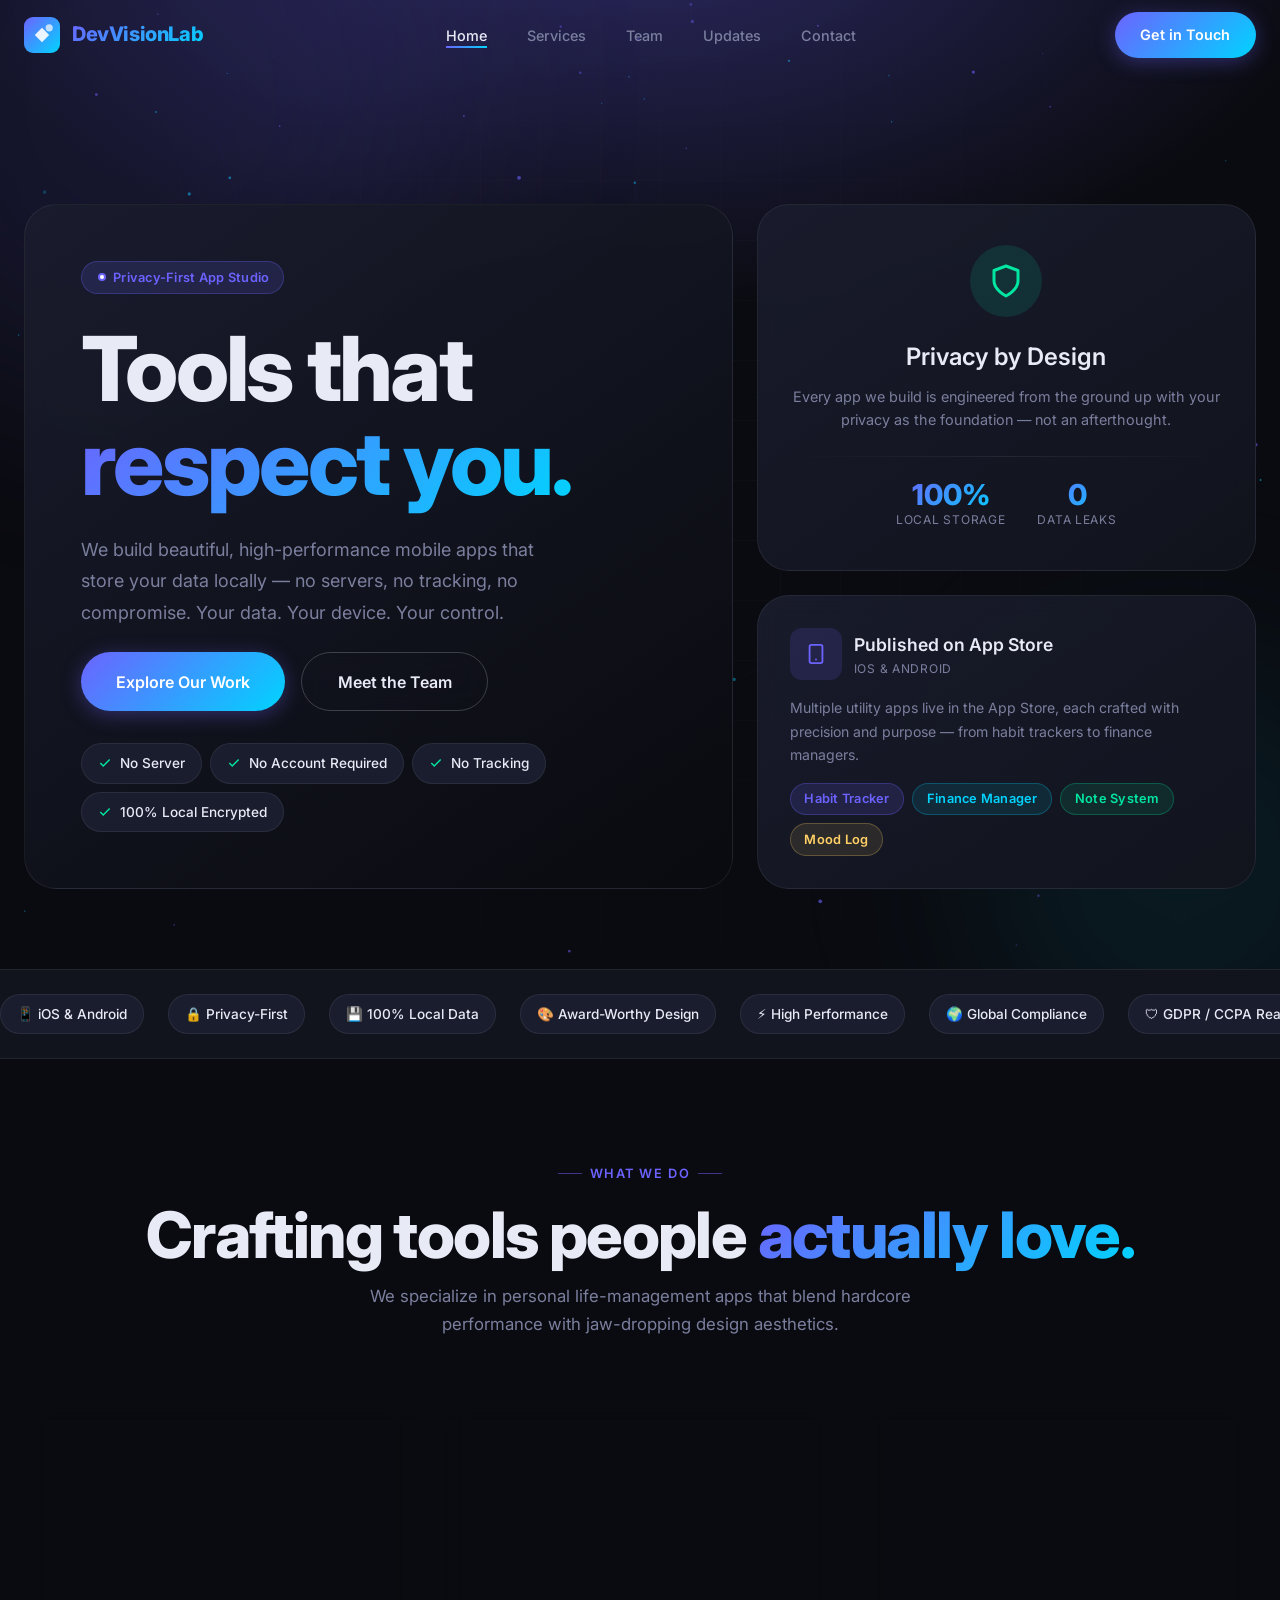
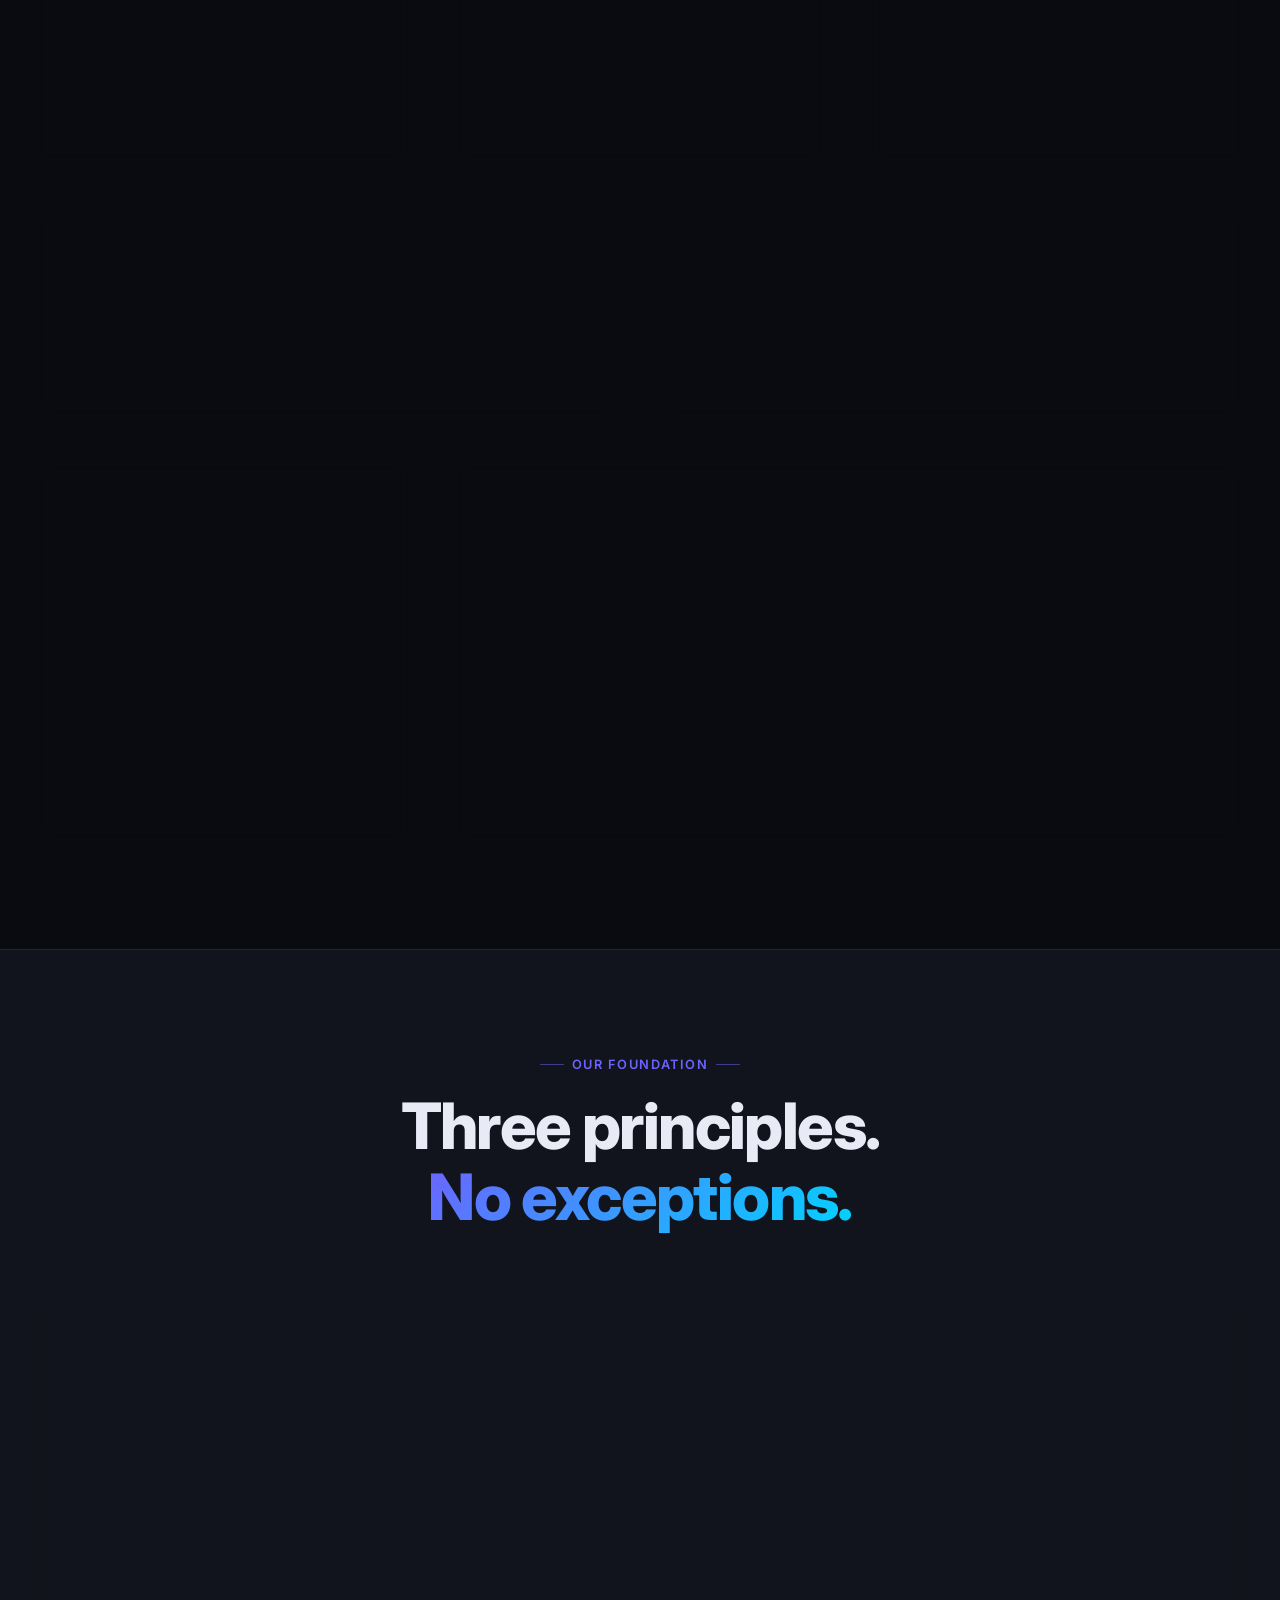
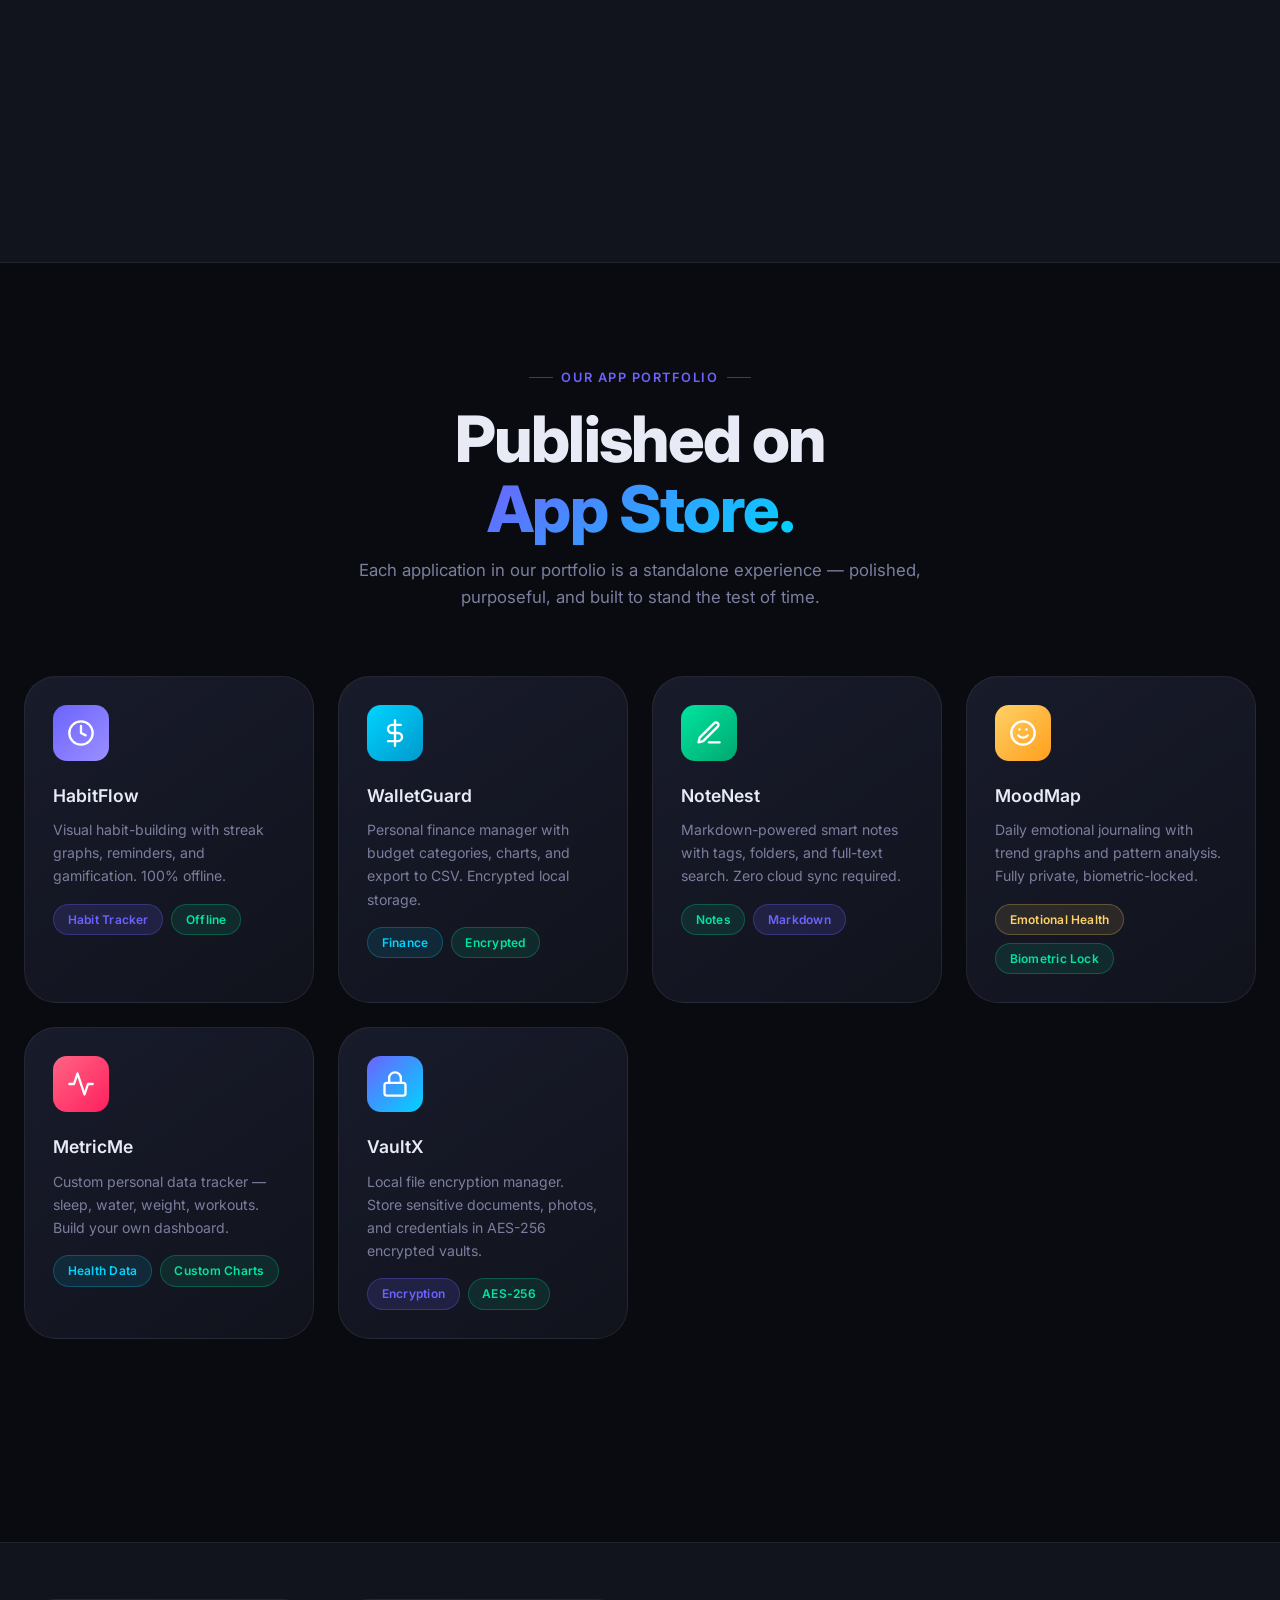
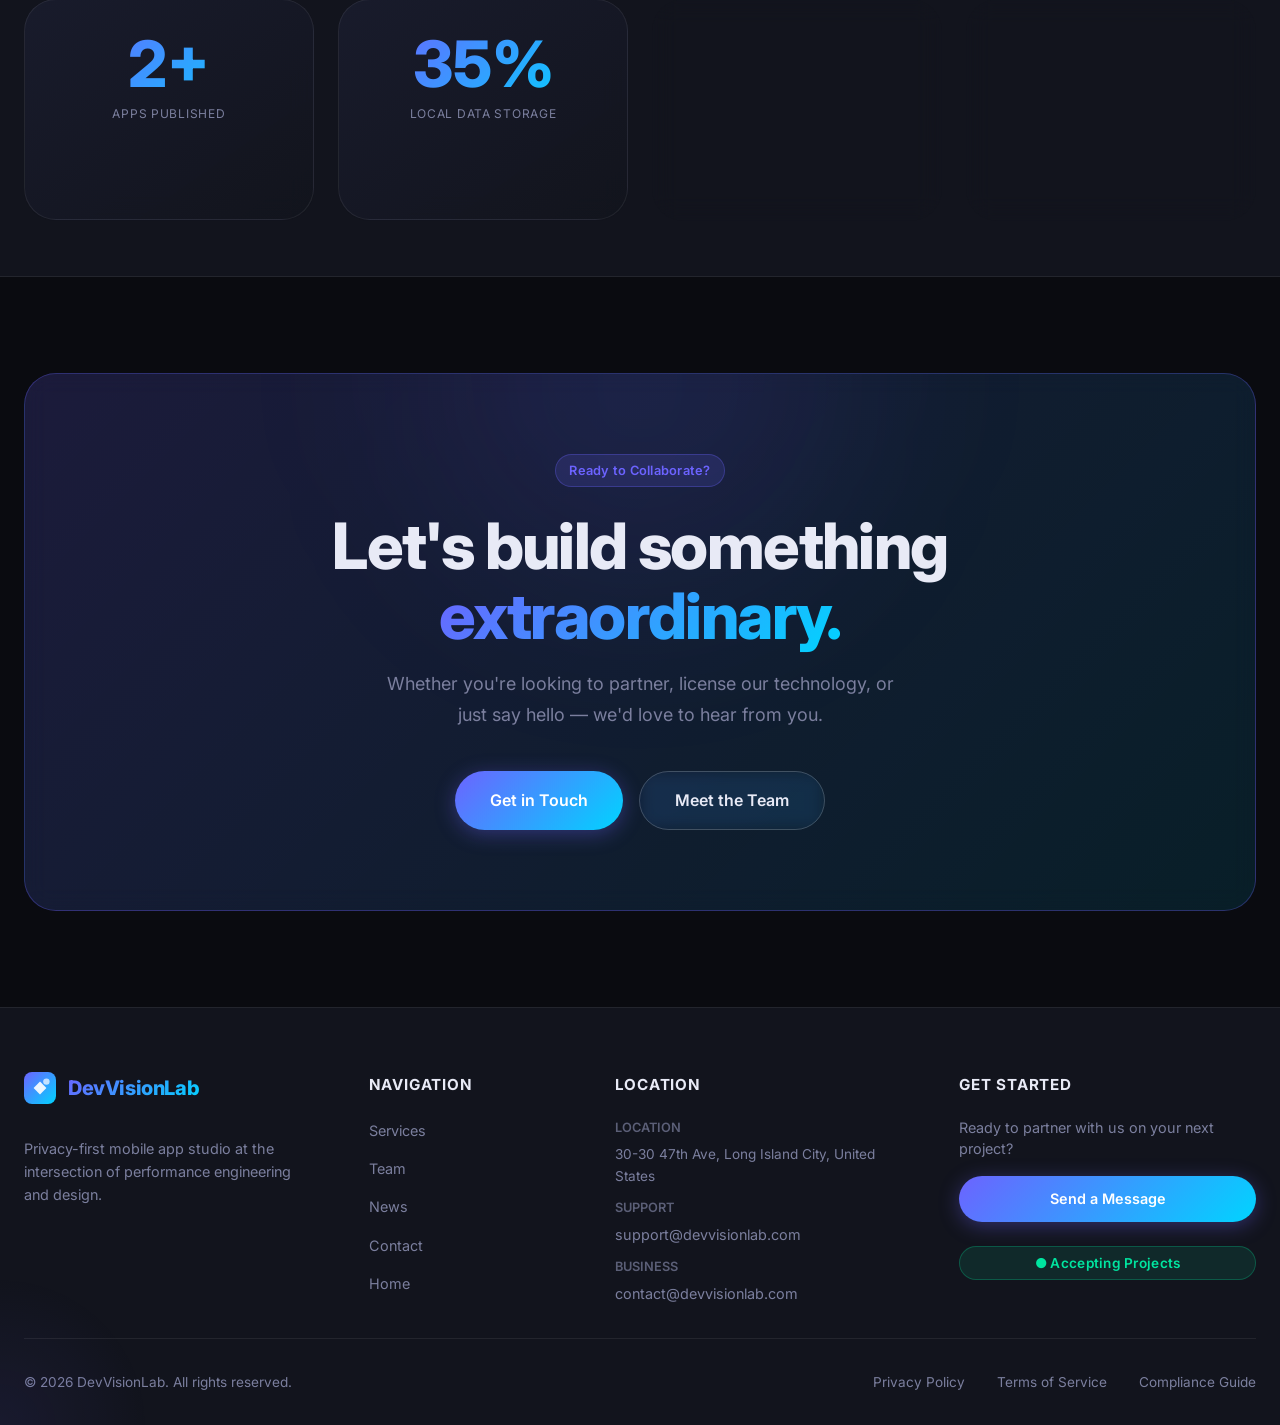
<file: index.html>
<!DOCTYPE html>
<html lang="en">
<head>
  <meta charset="UTF-8"/>
  <meta name="viewport" content="width=device-width, initial-scale=1.0"/>
  <meta http-equiv="X-UA-Compatible" content="IE=edge"/>
  <title>DevVisionLab – Privacy-First Mobile App Studio | Hanoi, Vietnam</title>
  <meta name="description" content="DevVisionLab is a privacy-first mobile app studio crafting beautiful, high-performance local-data tools for iOS & Android. Privacy. Aesthetics. Innovation."/>
  <meta name="keywords" content="mobile app development, iOS apps, Android apps, privacy-first apps, local data apps, habit tracking, personal finance app, Hanoi Vietnam"/>
  <meta name="author" content="DevVisionLab"/>
  <meta name="robots" content="index, follow"/>
  <link rel="canonical" href="https://www.devvisionlab.com/"/>

  <!-- Open Graph -->
  <meta property="og:type" content="website"/>
  <meta property="og:url" content="https://www.devvisionlab.com/"/>
  <meta property="og:title" content="DevVisionLab – Privacy-First Mobile App Studio"/>
  <meta property="og:description" content="We craft privacy-first, beautifully designed local data tools for iOS & Android. No server. No tracking. 100% yours."/>
  <meta property="og:image" content="https://www.devvisionlab.com/images/og-home.png"/>
  <meta property="og:site_name" content="DevVisionLab"/>
  <meta property="og:locale" content="en_US"/>

  <!-- Twitter Card -->
  <meta name="twitter:card" content="summary_large_image"/>
  <meta name="twitter:title" content="DevVisionLab – Privacy-First Mobile App Studio"/>
  <meta name="twitter:description" content="We craft privacy-first, beautifully designed local data tools for iOS & Android."/>
  <meta name="twitter:image" content="https://www.devvisionlab.com/images/og-home.png"/>

  <!-- Schema.org Organization -->
  <script type="application/ld+json">
  {
    "@context": "https://schema.org",
    "@type": "Organization",
    "name": "DevVisionLab",
    "url": "https://www.devvisionlab.com",
    "logo": "https://www.devvisionlab.com/images/logo.svg",
    "description": "Privacy-first mobile app studio specializing in local-data tools for iOS and Android.",
    "address": {
      "@type": "PostalAddress",
      "addressLocality": "Long Island City",
      "addressRegion": "NY",
      "postalCode": "11101",
      "addressCountry": "US",
            "streetAddress": "30-30 47th Ave, Long Island City"
    },
    "contactPoint": [
      { "@type": "ContactPoint", "email": "support@devvisionlab.com", "contactType": "customer support" },
      { "@type": "ContactPoint", "email": "contact@devvisionlab.com",  "contactType": "sales" }
    ],
    "sameAs": []
  }
  </script>

  <!-- Favicon -->
  <link rel="icon" type="image/svg+xml" href="images/logo-mark.svg"/>

  <!-- CSS -->
  <link rel="stylesheet" href="css/fonts.css"/>
  <link rel="stylesheet" href="css/style.css"/>
  <link rel="stylesheet" href="css/pages.css"/>
  <link rel="stylesheet" href="css/animations.css"/>

  <!-- Preconnect -->
  <link rel="preconnect" href="https://fonts.googleapis.com"/>
  <link rel="preconnect" href="https://fonts.gstatic.com" crossorigin/>
</head>
<body>

<!-- ════════════════════════════════════════
     NAV
════════════════════════════════════════ -->
<nav class="nav" aria-label="Main navigation">
  <div class="nav-inner">
    <a href="index.html" class="nav-logo" aria-label="DevVisionLab Home">
      <img src="images/logo-mark.svg" width="36" height="36" alt="DevVisionLab logo mark"/>
      <span class="logo-text gradient-text">DevVisionLab</span>
    </a>
    <ul class="nav-links" role="list">
      <li><a href="index.html" class="active">Home</a></li>
      <li><a href="services.html">Services</a></li>
      <li><a href="team.html">Team</a></li>
      <li><a href="news.html">Updates</a></li>
      <li><a href="contact.html">Contact</a></li>
    </ul>
    <a href="contact.html" class="btn btn-primary nav-cta">Get in Touch</a>
    <button class="hamburger" aria-label="Open menu" aria-expanded="false">
      <span></span><span></span><span></span>
    </button>
  </div>
</nav>

<!-- Mobile Nav -->
<div class="overlay" aria-hidden="true"></div>
<nav class="mobile-nav" aria-label="Mobile navigation">
  <div style="display:flex;justify-content:space-between;align-items:center;">
    <span class="logo-text gradient-text" style="font-size:1.1rem;font-weight:800;">DevVisionLab</span>
    <button class="mobile-nav-close" aria-label="Close menu" style="color:var(--clr-muted);font-size:1.5rem;line-height:1;">✕</button>
  </div>
  <ul class="mobile-nav-links" role="list">
    <li><a href="index.html">Home</a></li>
    <li><a href="services.html">Services</a></li>
    <li><a href="team.html">Team</a></li>
    <li><a href="news.html">Updates</a></li>
    <li><a href="contact.html">Contact</a></li>
  </ul>
  <a href="contact.html" class="btn btn-primary">Get in Touch</a>
</nav>

<!-- ════════════════════════════════════════
     HERO
════════════════════════════════════════ -->
<section class="hero" aria-label="Hero">
  <canvas id="particle-canvas" style="position:absolute;inset:0;width:100%;height:100%;z-index:0;pointer-events:none;"></canvas>
  <div class="hero-bg"></div>
  <div class="hero-grid"></div>

  <!-- Blobs -->
  <div class="blob" style="width:600px;height:600px;background:rgba(108,99,255,.12);top:-200px;left:-150px;animation-duration:14s;"></div>
  <div class="blob" style="width:400px;height:400px;background:rgba(0,212,255,.08);bottom:-100px;right:-100px;animation-duration:10s;animation-delay:-5s;"></div>

  <div class="container hero-bento-wrap" style="position:relative;z-index:1;">
    <div class="bento-grid">

      <!-- Main hero card -->
      <div class="bento-card hero-main-card reveal" style="grid-column:span 7;grid-row:span 2;min-height:520px;padding:3.5rem;">
        <div class="card-shine"></div>
        <div style="display:flex;flex-direction:column;gap:1.5rem;height:100%;justify-content:flex-end;">
          <div>
            <span class="tag tag-primary" style="margin-bottom:1.25rem;">
              <svg width="12" height="12" viewBox="0 0 12 12" fill="none"><circle cx="6" cy="6" r="4" fill="#6c63ff"/><circle cx="6" cy="6" r="2" fill="white"/></svg>
              Privacy-First App Studio
            </span>
            <h1 class="display-1" style="margin-top:.5rem;">
              Tools that<br><span class="gradient-text">respect you.</span>
            </h1>
          </div>
          <p class="body-lg" style="color:var(--clr-muted);max-width:480px;">
            We build beautiful, high-performance mobile apps that store your data locally —
            no servers, no tracking, no compromise. Your data. Your device. Your control.
          </p>
          <div style="display:flex;gap:1rem;flex-wrap:wrap;">
            <a href="services.html" class="btn btn-primary btn-lg btn-glow">Explore Our Work</a>
            <a href="team.html" class="btn btn-outline btn-lg">Meet the Team</a>
          </div>
          <div class="pill-cloud" style="margin-top:.5rem;">
            <span class="feature-pill">
              <svg width="14" height="14" viewBox="0 0 24 24" fill="none" stroke="#00e5a0" stroke-width="2.5"><polyline points="20 6 9 17 4 12"/></svg>
              No Server
            </span>
            <span class="feature-pill">
              <svg width="14" height="14" viewBox="0 0 24 24" fill="none" stroke="#00e5a0" stroke-width="2.5"><polyline points="20 6 9 17 4 12"/></svg>
              No Account Required
            </span>
            <span class="feature-pill">
              <svg width="14" height="14" viewBox="0 0 24 24" fill="none" stroke="#00e5a0" stroke-width="2.5"><polyline points="20 6 9 17 4 12"/></svg>
              No Tracking
            </span>
            <span class="feature-pill">
              <svg width="14" height="14" viewBox="0 0 24 24" fill="none" stroke="#00e5a0" stroke-width="2.5"><polyline points="20 6 9 17 4 12"/></svg>
              100% Local Encrypted
            </span>
          </div>
        </div>
      </div>

      <!-- Privacy card -->
      <div class="bento-card shield-card reveal delay-2" style="grid-column:span 5;">
        <div class="card-shine"></div>
        <div style="width:72px;height:72px;margin:0 auto 1.25rem;background:rgba(0,229,160,.12);border-radius:50%;display:grid;place-items:center;">
          <svg width="36" height="36" viewBox="0 0 24 24" fill="none" stroke="#00e5a0" stroke-width="2" stroke-linecap="round" stroke-linejoin="round">
            <path d="M12 22s8-4 8-10V5l-8-3-8 3v7c0 6 8 10 8 10z"/>
          </svg>
        </div>
        <h3 class="h3" style="margin-bottom:.5rem;">Privacy by Design</h3>
        <p style="color:var(--clr-muted);font-size:.9rem;">Every app we build is engineered from the ground up with your privacy as the foundation — not an afterthought.</p>
        <div class="divider"></div>
        <div style="display:flex;justify-content:center;gap:2rem;">
          <div style="text-align:center;">
            <div class="stat-number" style="font-size:1.8rem;" data-counter data-target="100" data-suffix="%">0%</div>
            <div class="caption">Local Storage</div>
          </div>
          <div style="text-align:center;">
            <div class="stat-number" style="font-size:1.8rem;" data-counter data-target="0">0</div>
            <div class="caption">Data Leaks</div>
          </div>
        </div>
      </div>

      <!-- App Store card -->
      <div class="bento-card reveal delay-3" style="grid-column:span 5;display:flex;flex-direction:column;gap:1rem;">
        <div class="card-shine"></div>
        <div style="display:flex;align-items:center;gap:.75rem;">
          <div class="icon-box icon-box-primary">
            <svg width="22" height="22" viewBox="0 0 24 24" fill="none" stroke="#6c63ff" stroke-width="2" stroke-linecap="round" stroke-linejoin="round">
              <rect x="5" y="2" width="14" height="20" rx="2" ry="2"/><line x1="12" y1="18" x2="12.01" y2="18"/>
            </svg>
          </div>
          <div>
            <div class="h4">Published on App Store</div>
            <div class="caption">iOS & Android</div>
          </div>
        </div>
        <p style="color:var(--clr-muted);font-size:.88rem;">Multiple utility apps live in the App Store, each crafted with precision and purpose — from habit trackers to finance managers.</p>
        <div style="display:flex;gap:.5rem;flex-wrap:wrap;margin-top:auto;">
          <span class="tag tag-primary">Habit Tracker</span>
          <span class="tag tag-accent">Finance Manager</span>
          <span class="tag tag-green">Note System</span>
          <span class="tag tag-gold">Mood Log</span>
        </div>
      </div>

    </div>
  </div>
</section>

<!-- ════════════════════════════════════════
     STATS MARQUEE
════════════════════════════════════════ -->
<div class="marquee-wrap" style="border-top:1px solid var(--clr-border);border-bottom:1px solid var(--clr-border);background:var(--clr-surface);">
  <div class="marquee-track" aria-hidden="true">
    <span class="feature-pill">📱 iOS &amp; Android</span>
    <span class="feature-pill">🔒 Privacy-First</span>
    <span class="feature-pill">💾 100% Local Data</span>
    <span class="feature-pill">🎨 Award-Worthy Design</span>
    <span class="feature-pill">⚡ High Performance</span>
    <span class="feature-pill">🌍 Global Compliance</span>
    <span class="feature-pill">🛡 GDPR / CCPA Ready</span>
    <span class="feature-pill">💳 IAP + IAA Monetized</span>
    <span class="feature-pill">🏆 App Store Published</span>
    <span class="feature-pill">📊 Analytics Ready</span>
    <span class="feature-pill">🔐 AES-256 Encryption</span>
    <span class="feature-pill">📱 iOS &amp; Android</span>
    <span class="feature-pill">🔒 Privacy-First</span>
    <span class="feature-pill">💾 100% Local Data</span>
    <span class="feature-pill">🎨 Award-Worthy Design</span>
    <span class="feature-pill">⚡ High Performance</span>
    <span class="feature-pill">🌍 Global Compliance</span>
    <span class="feature-pill">🛡 GDPR / CCPA Ready</span>
    <span class="feature-pill">💳 IAP + IAA Monetized</span>
    <span class="feature-pill">🏆 App Store Published</span>
    <span class="feature-pill">📊 Analytics Ready</span>
    <span class="feature-pill">🔐 AES-256 Encryption</span>
  </div>
</div>

<!-- ════════════════════════════════════════
     WHAT WE DO
════════════════════════════════════════ -->
<section class="section" id="what-we-do" aria-label="What we do">
  <div class="container">
    <div class="section-header reveal">
      <div class="eyebrow">What We Do</div>
      <h2 class="display-2">Crafting tools people <span class="gradient-text">actually love.</span></h2>
      <p>We specialize in personal life-management apps that blend hardcore performance with jaw-dropping design aesthetics.</p>
    </div>

    <div class="bento-grid stagger">
      <!-- Feature 1 -->
      <div class="bento-card col-4" style="padding:2.25rem;">
        <div class="card-shine"></div>
        <div class="icon-box icon-box-primary" style="margin-bottom:1.25rem;">
          <svg width="24" height="24" viewBox="0 0 24 24" fill="none" stroke="#6c63ff" stroke-width="2" stroke-linecap="round" stroke-linejoin="round">
            <circle cx="12" cy="12" r="10"/><polyline points="12 6 12 12 16 14"/>
          </svg>
        </div>
        <h3 class="h3" style="margin-bottom:.6rem;">Habit &amp; Routine Tools</h3>
        <p style="color:var(--clr-muted);font-size:.9rem;">Visual habit trackers, streak calendars, and goal management systems — all running offline with zero cloud dependency.</p>
        <div class="divider"></div>
        <div class="progress-bar"><div class="progress-fill" style="width:88%;"></div></div>
        <div style="display:flex;justify-content:space-between;margin-top:.5rem;font-size:.8rem;color:var(--clr-muted);">
          <span>User satisfaction</span><span style="color:var(--clr-green);">88%</span>
        </div>
      </div>

      <!-- Feature 2 -->
      <div class="bento-card col-4" style="padding:2.25rem;">
        <div class="card-shine"></div>
        <div class="icon-box icon-box-accent" style="margin-bottom:1.25rem;">
          <svg width="24" height="24" viewBox="0 0 24 24" fill="none" stroke="#00d4ff" stroke-width="2" stroke-linecap="round" stroke-linejoin="round">
            <line x1="12" y1="1" x2="12" y2="23"/><path d="M17 5H9.5a3.5 3.5 0 0 0 0 7h5a3.5 3.5 0 0 1 0 7H6"/>
          </svg>
        </div>
        <h3 class="h3" style="margin-bottom:.6rem;">Finance Controllers</h3>
        <p style="color:var(--clr-muted);font-size:.9rem;">Personal budget trackers, expense managers, and income recorders. All figures stay on-device in an encrypted local database.</p>
        <div class="divider"></div>
        <div class="progress-bar"><div class="progress-fill" style="width:92%;"></div></div>
        <div style="display:flex;justify-content:space-between;margin-top:.5rem;font-size:.8rem;color:var(--clr-muted);">
          <span>Retention rate</span><span style="color:var(--clr-green);">92%</span>
        </div>
      </div>

      <!-- Feature 3 -->
      <div class="bento-card col-4" style="padding:2.25rem;">
        <div class="card-shine"></div>
        <div class="icon-box icon-box-green" style="margin-bottom:1.25rem;">
          <svg width="24" height="24" viewBox="0 0 24 24" fill="none" stroke="#00e5a0" stroke-width="2" stroke-linecap="round" stroke-linejoin="round">
            <path d="M12 20h9"/><path d="M16.5 3.5a2.121 2.121 0 0 1 3 3L7 19l-4 1 1-4L16.5 3.5z"/>
          </svg>
        </div>
        <h3 class="h3" style="margin-bottom:.6rem;">Smart Note Systems</h3>
        <p style="color:var(--clr-muted);font-size:.9rem;">Rich markdown editors, tag-based organization, and search that works entirely offline. Your thoughts, encrypted and organized.</p>
        <div class="divider"></div>
        <div class="progress-bar"><div class="progress-fill" style="width:85%;"></div></div>
        <div style="display:flex;justify-content:space-between;margin-top:.5rem;font-size:.8rem;color:var(--clr-muted);">
          <span>Daily active use</span><span style="color:var(--clr-green);">85%</span>
        </div>
      </div>

      <!-- Feature 4 – wide -->
      <div class="bento-card col-6" style="padding:2.5rem;display:flex;gap:2rem;align-items:center;">
        <div class="card-shine"></div>
        <div style="flex:1;">
          <div class="tag tag-gold" style="margin-bottom:1rem;">Emotional Intelligence</div>
          <h3 class="h3" style="margin-bottom:.75rem;">Mood &amp; Emotion Logs</h3>
          <p style="color:var(--clr-muted);font-size:.9rem;">Daily emotional check-ins with trend analysis. Completely private — we never see your emotional data.</p>
        </div>
        <div style="flex-shrink:0;width:100px;height:100px;border-radius:50%;background:radial-gradient(circle,rgba(255,209,102,.3),rgba(255,101,132,.15));display:grid;place-items:center;">
          <svg width="48" height="48" viewBox="0 0 24 24" fill="none" stroke="#ffd166" stroke-width="1.5" stroke-linecap="round" stroke-linejoin="round">
            <circle cx="12" cy="12" r="10"/><path d="M8 14s1.5 2 4 2 4-2 4-2"/><line x1="9" y1="9" x2="9.01" y2="9"/><line x1="15" y1="9" x2="15.01" y2="9"/>
          </svg>
        </div>
      </div>

      <!-- Feature 5 – wide -->
      <div class="bento-card col-6" style="padding:2.5rem;display:flex;gap:2rem;align-items:center;">
        <div class="card-shine"></div>
        <div style="flex:1;">
          <div class="tag tag-accent" style="margin-bottom:1rem;">Security Layer</div>
          <h3 class="h3" style="margin-bottom:.75rem;">Local File Encryption</h3>
          <p style="color:var(--clr-muted);font-size:.9rem;">AES-256 encrypted vaults for your most sensitive files. Biometric unlock. Zero cloud exposure.</p>
        </div>
        <div style="flex-shrink:0;width:100px;height:100px;border-radius:50%;background:radial-gradient(circle,rgba(0,212,255,.2),rgba(108,99,255,.1));display:grid;place-items:center;">
          <svg width="48" height="48" viewBox="0 0 24 24" fill="none" stroke="#00d4ff" stroke-width="1.5" stroke-linecap="round" stroke-linejoin="round">
            <rect x="3" y="11" width="18" height="11" rx="2" ry="2"/><path d="M7 11V7a5 5 0 0 1 10 0v4"/>
          </svg>
        </div>
      </div>

      <!-- Feature 6 – data tracking -->
      <div class="bento-card col-4" style="padding:2.25rem;">
        <div class="card-shine"></div>
        <div class="icon-box icon-box-pink" style="margin-bottom:1.25rem;">
          <svg width="24" height="24" viewBox="0 0 24 24" fill="none" stroke="#ff6584" stroke-width="2" stroke-linecap="round" stroke-linejoin="round">
            <polyline points="22 12 18 12 15 21 9 3 6 12 2 12"/>
          </svg>
        </div>
        <h3 class="h3" style="margin-bottom:.6rem;">Personal Data Tracking</h3>
        <p style="color:var(--clr-muted);font-size:.9rem;">Custom trackers for health, fitness, sleep, water intake, and any metric you choose — visualized beautifully.</p>
      </div>

      <!-- Feature 7 – design philosophy -->
      <div class="bento-card col-8" style="padding:2.5rem;background:linear-gradient(135deg,rgba(108,99,255,.15) 0%,rgba(0,212,255,.08) 100%);border-color:rgba(108,99,255,.25);">
        <div class="card-shine"></div>
        <div class="tag tag-primary" style="margin-bottom:1rem;">Design Philosophy</div>
        <h3 class="h2" style="margin-bottom:.75rem;">"Utility + <span class="gradient-text">Aesthetics</span>"</h3>
        <p style="color:var(--clr-muted);max-width:500px;">We refuse the notion that tools must be boring. Every pixel, every transition, every micro-interaction is deliberate — because using a great tool should feel as good as it works.</p>
        <div style="display:flex;gap:1rem;margin-top:1.5rem;flex-wrap:wrap;">
          <span class="feature-pill">Custom Motion Design</span>
          <span class="feature-pill">Bespoke Iconography</span>
          <span class="feature-pill">Precision Typography</span>
          <span class="feature-pill">Dark / Light Adaptive</span>
        </div>
      </div>
    </div>
  </div>
</section>

<!-- ════════════════════════════════════════
     CORE VALUES BENTO
════════════════════════════════════════ -->
<section class="section" style="background:var(--clr-surface);border-top:1px solid var(--clr-border);border-bottom:1px solid var(--clr-border);" aria-label="Core values">
  <div class="container">
    <div class="section-header reveal">
      <div class="eyebrow">Our Foundation</div>
      <h2 class="display-2">Three principles.<br><span class="gradient-text">No exceptions.</span></h2>
    </div>
    <div class="bento-grid stagger">

      <div class="bento-card col-4" style="padding:2.5rem;text-align:center;background:linear-gradient(145deg,rgba(108,99,255,.12),rgba(18,20,29,.95));border-color:rgba(108,99,255,.3);">
        <div class="card-shine"></div>
        <div style="width:80px;height:80px;margin:0 auto 1.5rem;border-radius:50%;background:rgba(108,99,255,.2);display:grid;place-items:center;">
          <svg width="40" height="40" viewBox="0 0 24 24" fill="none" stroke="#6c63ff" stroke-width="1.5" stroke-linecap="round" stroke-linejoin="round">
            <path d="M12 22s8-4 8-10V5l-8-3-8 3v7c0 6 8 10 8 10z"/>
          </svg>
        </div>
        <h3 class="h2" style="margin-bottom:.75rem;">Privacy First</h3>
        <p style="color:var(--clr-muted);">User data lives exclusively in an on-device encrypted database. We don't have servers that hold your personal information — because we never designed them.</p>
        <div class="divider"></div>
        <div class="tag tag-primary" style="margin:0 auto;">GDPR · CCPA · PIPEDA Compliant</div>
      </div>

      <div class="bento-card col-4" style="padding:2.5rem;text-align:center;background:linear-gradient(145deg,rgba(0,212,255,.08),rgba(18,20,29,.95));border-color:rgba(0,212,255,.25);">
        <div class="card-shine"></div>
        <div style="width:80px;height:80px;margin:0 auto 1.5rem;border-radius:50%;background:rgba(0,212,255,.15);display:grid;place-items:center;">
          <svg width="40" height="40" viewBox="0 0 24 24" fill="none" stroke="#00d4ff" stroke-width="1.5" stroke-linecap="round" stroke-linejoin="round">
            <path d="M13 2L3 14h9l-1 8 10-12h-9l1-8z"/>
          </svg>
        </div>
        <h3 class="h2" style="margin-bottom:.75rem;">Experience First</h3>
        <p style="color:var(--clr-muted);">Every tap, swipe, and transition is engineered for delight. Our apps are benchmarked against the fastest native performance standards.</p>
        <div class="divider"></div>
        <div class="tag tag-accent" style="margin:0 auto;">60fps · Sub-100ms Latency</div>
      </div>

      <div class="bento-card col-4" style="padding:2.5rem;text-align:center;background:linear-gradient(145deg,rgba(255,209,102,.08),rgba(18,20,29,.95));border-color:rgba(255,209,102,.25);">
        <div class="card-shine"></div>
        <div style="width:80px;height:80px;margin:0 auto 1.5rem;border-radius:50%;background:rgba(255,209,102,.12);display:grid;place-items:center;">
          <svg width="40" height="40" viewBox="0 0 24 24" fill="none" stroke="#ffd166" stroke-width="1.5" stroke-linecap="round" stroke-linejoin="round">
            <polygon points="12 2 15.09 8.26 22 9.27 17 14.14 18.18 21.02 12 17.77 5.82 21.02 7 14.14 2 9.27 8.91 8.26 12 2"/>
          </svg>
        </div>
        <h3 class="h2" style="margin-bottom:.75rem;">Design Innovation</h3>
        <p style="color:var(--clr-muted);">We break the "boring tool" stereotype. Every product we ship challenges conventional design norms while remaining intuitive and accessible.</p>
        <div class="divider"></div>
        <div class="tag tag-gold" style="margin:0 auto;">Utility × Aesthetics</div>
      </div>

    </div>
  </div>
</section>

<!-- ════════════════════════════════════════
     APP PORTFOLIO PREVIEW
════════════════════════════════════════ -->
<section class="section" id="apps" aria-label="App portfolio">
  <div class="container">
    <div class="section-header reveal">
      <div class="eyebrow">Our App Portfolio</div>
      <h2 class="display-2">Published on<br><span class="gradient-text">App Store.</span></h2>
      <p>Each application in our portfolio is a standalone experience — polished, purposeful, and built to stand the test of time.</p>
    </div>

    <div class="app-portfolio-grid stagger">

      <!-- App 1 -->
      <div class="app-item-card">
        <div class="card-shine"></div>
        <div style="width:56px;height:56px;border-radius:14px;background:linear-gradient(135deg,#6c63ff,#9b8fff);display:grid;place-items:center;margin-bottom:1.25rem;">
          <svg width="28" height="28" viewBox="0 0 24 24" fill="none" stroke="white" stroke-width="2" stroke-linecap="round" stroke-linejoin="round"><circle cx="12" cy="12" r="10"/><polyline points="12 6 12 12 16 14"/></svg>
        </div>
        <h4 class="h4" style="margin-bottom:.5rem;">HabitFlow</h4>
        <p style="color:var(--clr-muted);font-size:.88rem;margin-bottom:1rem;">Visual habit-building with streak graphs, reminders, and gamification. 100% offline.</p>
        <div style="display:flex;gap:.5rem;flex-wrap:wrap;">
          <span class="tag tag-primary" style="font-size:.75rem;">Habit Tracker</span>
          <span class="tag tag-green" style="font-size:.75rem;">Offline</span>
        </div>
      </div>

      <!-- App 2 -->
      <div class="app-item-card">
        <div class="card-shine"></div>
        <div style="width:56px;height:56px;border-radius:14px;background:linear-gradient(135deg,#00d4ff,#0099cc);display:grid;place-items:center;margin-bottom:1.25rem;">
          <svg width="28" height="28" viewBox="0 0 24 24" fill="none" stroke="white" stroke-width="2" stroke-linecap="round" stroke-linejoin="round"><line x1="12" y1="1" x2="12" y2="23"/><path d="M17 5H9.5a3.5 3.5 0 0 0 0 7h5a3.5 3.5 0 0 1 0 7H6"/></svg>
        </div>
        <h4 class="h4" style="margin-bottom:.5rem;">WalletGuard</h4>
        <p style="color:var(--clr-muted);font-size:.88rem;margin-bottom:1rem;">Personal finance manager with budget categories, charts, and export to CSV. Encrypted local storage.</p>
        <div style="display:flex;gap:.5rem;flex-wrap:wrap;">
          <span class="tag tag-accent" style="font-size:.75rem;">Finance</span>
          <span class="tag tag-green" style="font-size:.75rem;">Encrypted</span>
        </div>
      </div>

      <!-- App 3 -->
      <div class="app-item-card">
        <div class="card-shine"></div>
        <div style="width:56px;height:56px;border-radius:14px;background:linear-gradient(135deg,#00e5a0,#00a870);display:grid;place-items:center;margin-bottom:1.25rem;">
          <svg width="28" height="28" viewBox="0 0 24 24" fill="none" stroke="white" stroke-width="2" stroke-linecap="round" stroke-linejoin="round"><path d="M12 20h9"/><path d="M16.5 3.5a2.121 2.121 0 0 1 3 3L7 19l-4 1 1-4L16.5 3.5z"/></svg>
        </div>
        <h4 class="h4" style="margin-bottom:.5rem;">NoteNest</h4>
        <p style="color:var(--clr-muted);font-size:.88rem;margin-bottom:1rem;">Markdown-powered smart notes with tags, folders, and full-text search. Zero cloud sync required.</p>
        <div style="display:flex;gap:.5rem;flex-wrap:wrap;">
          <span class="tag tag-green" style="font-size:.75rem;">Notes</span>
          <span class="tag tag-primary" style="font-size:.75rem;">Markdown</span>
        </div>
      </div>

      <!-- App 4 -->
      <div class="app-item-card">
        <div class="card-shine"></div>
        <div style="width:56px;height:56px;border-radius:14px;background:linear-gradient(135deg,#ffd166,#ff9f1c);display:grid;place-items:center;margin-bottom:1.25rem;">
          <svg width="28" height="28" viewBox="0 0 24 24" fill="none" stroke="white" stroke-width="2" stroke-linecap="round" stroke-linejoin="round"><circle cx="12" cy="12" r="10"/><path d="M8 14s1.5 2 4 2 4-2 4-2"/><line x1="9" y1="9" x2="9.01" y2="9"/><line x1="15" y1="9" x2="15.01" y2="9"/></svg>
        </div>
        <h4 class="h4" style="margin-bottom:.5rem;">MoodMap</h4>
        <p style="color:var(--clr-muted);font-size:.88rem;margin-bottom:1rem;">Daily emotional journaling with trend graphs and pattern analysis. Fully private, biometric-locked.</p>
        <div style="display:flex;gap:.5rem;flex-wrap:wrap;">
          <span class="tag tag-gold" style="font-size:.75rem;">Emotional Health</span>
          <span class="tag tag-green" style="font-size:.75rem;">Biometric Lock</span>
        </div>
      </div>

      <!-- App 5 -->
      <div class="app-item-card">
        <div class="card-shine"></div>
        <div style="width:56px;height:56px;border-radius:14px;background:linear-gradient(135deg,#ff6584,#ff1f5e);display:grid;place-items:center;margin-bottom:1.25rem;">
          <svg width="28" height="28" viewBox="0 0 24 24" fill="none" stroke="white" stroke-width="2" stroke-linecap="round" stroke-linejoin="round"><polyline points="22 12 18 12 15 21 9 3 6 12 2 12"/></svg>
        </div>
        <h4 class="h4" style="margin-bottom:.5rem;">MetricMe</h4>
        <p style="color:var(--clr-muted);font-size:.88rem;margin-bottom:1rem;">Custom personal data tracker — sleep, water, weight, workouts. Build your own dashboard.</p>
        <div style="display:flex;gap:.5rem;flex-wrap:wrap;">
          <span class="tag tag-accent" style="font-size:.75rem;">Health Data</span>
          <span class="tag tag-green" style="font-size:.75rem;">Custom Charts</span>
        </div>
      </div>

      <!-- App 6 -->
      <div class="app-item-card">
        <div class="card-shine"></div>
        <div style="width:56px;height:56px;border-radius:14px;background:linear-gradient(135deg,#6c63ff,#00d4ff);display:grid;place-items:center;margin-bottom:1.25rem;">
          <svg width="28" height="28" viewBox="0 0 24 24" fill="none" stroke="white" stroke-width="2" stroke-linecap="round" stroke-linejoin="round"><rect x="3" y="11" width="18" height="11" rx="2" ry="2"/><path d="M7 11V7a5 5 0 0 1 10 0v4"/></svg>
        </div>
        <h4 class="h4" style="margin-bottom:.5rem;">VaultX</h4>
        <p style="color:var(--clr-muted);font-size:.88rem;margin-bottom:1rem;">Local file encryption manager. Store sensitive documents, photos, and credentials in AES-256 encrypted vaults.</p>
        <div style="display:flex;gap:.5rem;flex-wrap:wrap;">
          <span class="tag tag-primary" style="font-size:.75rem;">Encryption</span>
          <span class="tag tag-green" style="font-size:.75rem;">AES-256</span>
        </div>
      </div>

    </div>

    <div style="text-align:center;margin-top:3rem;">
      <a href="services.html" class="btn btn-outline btn-lg">View All Services &amp; Apps →</a>
    </div>
  </div>
</section>

<!-- ════════════════════════════════════════
     STATS
════════════════════════════════════════ -->
<section class="section-sm" style="background:var(--clr-surface);border-top:1px solid var(--clr-border);border-bottom:1px solid var(--clr-border);">
  <div class="container">
    <div class="bento-grid stagger" style="text-align:center;">
      <div class="bento-card col-3" style="padding:2rem;">
        <div class="stat-number" data-counter data-target="6" data-suffix="+">0+</div>
        <div class="caption" style="margin-top:.5rem;">Apps Published</div>
      </div>
      <div class="bento-card col-3" style="padding:2rem;">
        <div class="stat-number" data-counter data-target="100" data-suffix="%">0%</div>
        <div class="caption" style="margin-top:.5rem;">Local Data Storage</div>
      </div>
      <div class="bento-card col-3" style="padding:2rem;">
        <div class="stat-number" data-counter data-target="5" data-suffix="★">0★</div>
        <div class="caption" style="margin-top:.5rem;">Average App Rating</div>
      </div>
      <div class="bento-card col-3" style="padding:2rem;">
        <div class="stat-number" data-counter data-target="0" data-suffix=" Leaks">0 Leaks</div>
        <div class="caption" style="margin-top:.5rem;">Privacy Incidents</div>
      </div>
    </div>
  </div>
</section>

<!-- ════════════════════════════════════════
     CTA
════════════════════════════════════════ -->
<section class="section" aria-label="Call to action">
  <div class="container">
    <div class="bento-card col-12 reveal" style="padding:5rem 3rem;text-align:center;background:linear-gradient(135deg,rgba(108,99,255,.18) 0%,rgba(0,212,255,.1) 100%);border-color:rgba(108,99,255,.3);position:relative;overflow:hidden;">
      <div class="card-shine"></div>
      <div class="blob" style="width:400px;height:400px;background:rgba(108,99,255,.1);top:-200px;left:50%;transform:translateX(-50%);animation-duration:12s;"></div>
      <div style="position:relative;z-index:1;">
        <span class="tag tag-primary" style="margin-bottom:1.5rem;">Ready to Collaborate?</span>
        <h2 class="display-2" style="margin-bottom:1rem;">Let's build something<br><span class="gradient-text">extraordinary.</span></h2>
        <p class="body-lg" style="color:var(--clr-muted);max-width:520px;margin:0 auto 2.5rem;">Whether you're looking to partner, license our technology, or just say hello — we'd love to hear from you.</p>
        <div style="display:flex;gap:1rem;justify-content:center;flex-wrap:wrap;">
          <a href="contact.html" class="btn btn-primary btn-lg btn-glow">Get in Touch</a>
          <a href="team.html" class="btn btn-outline btn-lg">Meet the Team</a>
        </div>
      </div>
    </div>
  </div>
</section>

<!-- ════════════════════════════════════════
     FOOTER
════════════════════════════════════════ -->
<footer class="footer" aria-label="Site footer">
  <div class="container">
    <div class="footer-grid">
      <div>
        <a href="index.html" class="nav-logo" style="margin-bottom:1.25rem;display:inline-flex;">
          <img src="images/logo-mark.svg" width="32" height="32" alt="DevVisionLab"/>
          <span class="logo-text gradient-text">DevVisionLab</span>
        </a>
        <p style="color:var(--clr-muted);font-size:.9rem;line-height:1.6;max-width:280px;margin-top:.75rem;">
          Privacy-first mobile app studio at the intersection of performance engineering and design.
        </p>
      </div>
      <div>
        <h5 style="font-weight:700;margin-bottom:1.25rem;font-size:.95rem;text-transform:uppercase;letter-spacing:.05em;">Navigation</h5>
        <ul style="display:flex;flex-direction:column;gap:.75rem;">
          <li><a href="services.html" class="footer-link" style="color:var(--clr-muted);font-size:.9rem;">Services</a></li>
          <li><a href="team.html" class="footer-link" style="color:var(--clr-muted);font-size:.9rem;">Team</a></li>
          <li><a href="news.html" class="footer-link" style="color:var(--clr-muted);font-size:.9rem;">News</a></li>
          <li><a href="contact.html" class="footer-link" style="color:var(--clr-muted);font-size:.9rem;">Contact</a></li>
          <li><a href="index.html" class="footer-link" style="color:var(--clr-muted);font-size:.9rem;">Home</a></li>
        </ul>
      </div>
      <div>
        <h5 style="font-weight:700;margin-bottom:1.25rem;font-size:.95rem;text-transform:uppercase;letter-spacing:.05em;">Location</h5>
        <div style="display:flex;flex-direction:column;gap:.6rem;">
          <div style="color:var(--clr-muted);font-size:.85rem;">
            <strong style="color:var(--clr-muted);display:block;font-size:.8rem;font-weight:600;margin-bottom:.3rem;text-transform:uppercase;opacity:.7;">Location</strong>
            30-30 47th Ave, Long Island City, United States
          </div>
          <div style="color:var(--clr-muted);font-size:.85rem;">
            <strong style="color:var(--clr-muted);display:block;font-size:.8rem;font-weight:600;margin-bottom:.3rem;text-transform:uppercase;opacity:.7;">Support</strong>
            <a href="mailto:support@devvisionlab.com" class="footer-link" style="color:var(--clr-muted);font-size:.9rem;text-decoration:none;">support@devvisionlab.com</a>
          </div>
          <div style="color:var(--clr-muted);font-size:.85rem;">
            <strong style="color:var(--clr-muted);display:block;font-size:.8rem;font-weight:600;margin-bottom:.3rem;text-transform:uppercase;opacity:.7;">Business</strong>
            <a href="mailto:contact@devvisionlab.com" class="footer-link" style="color:var(--clr-muted);font-size:.9rem;text-decoration:none;">contact@devvisionlab.com</a>
          </div>
        </div>
      </div>
      <div>
        <h5 style="font-weight:700;margin-bottom:1.25rem;font-size:.95rem;text-transform:uppercase;letter-spacing:.05em;">Get Started</h5>
        <p style="color:var(--clr-muted);font-size:.9rem;margin-bottom:1rem;line-height:1.5;">Ready to partner with us on your next project?</p>
        <a href="contact.html" class="btn btn-primary" style="width:100%;justify-content:center;font-size:.9rem;">Send a Message</a>
        <div style="margin-top:1.5rem;">
          <span class="tag tag-green" style="font-size:.85rem;">● Accepting Projects</span>
        </div>
      </div>
    </div>
    <div class="footer-legal">
      <span style="font-size:.85rem;">© 2026 DevVisionLab. All rights reserved.</span>
      <div class="footer-legal-links">
        <a href="privacy-policy.html">Privacy Policy</a>
        <a href="terms-of-service.html">Terms of Service</a>
        <a href="terms-of-service.html#tech-compliance">Compliance Guide</a>
      </div>
    </div>
  </div>
</footer>

<script src="js/main.js"></script>
</body>
</html>
</file>
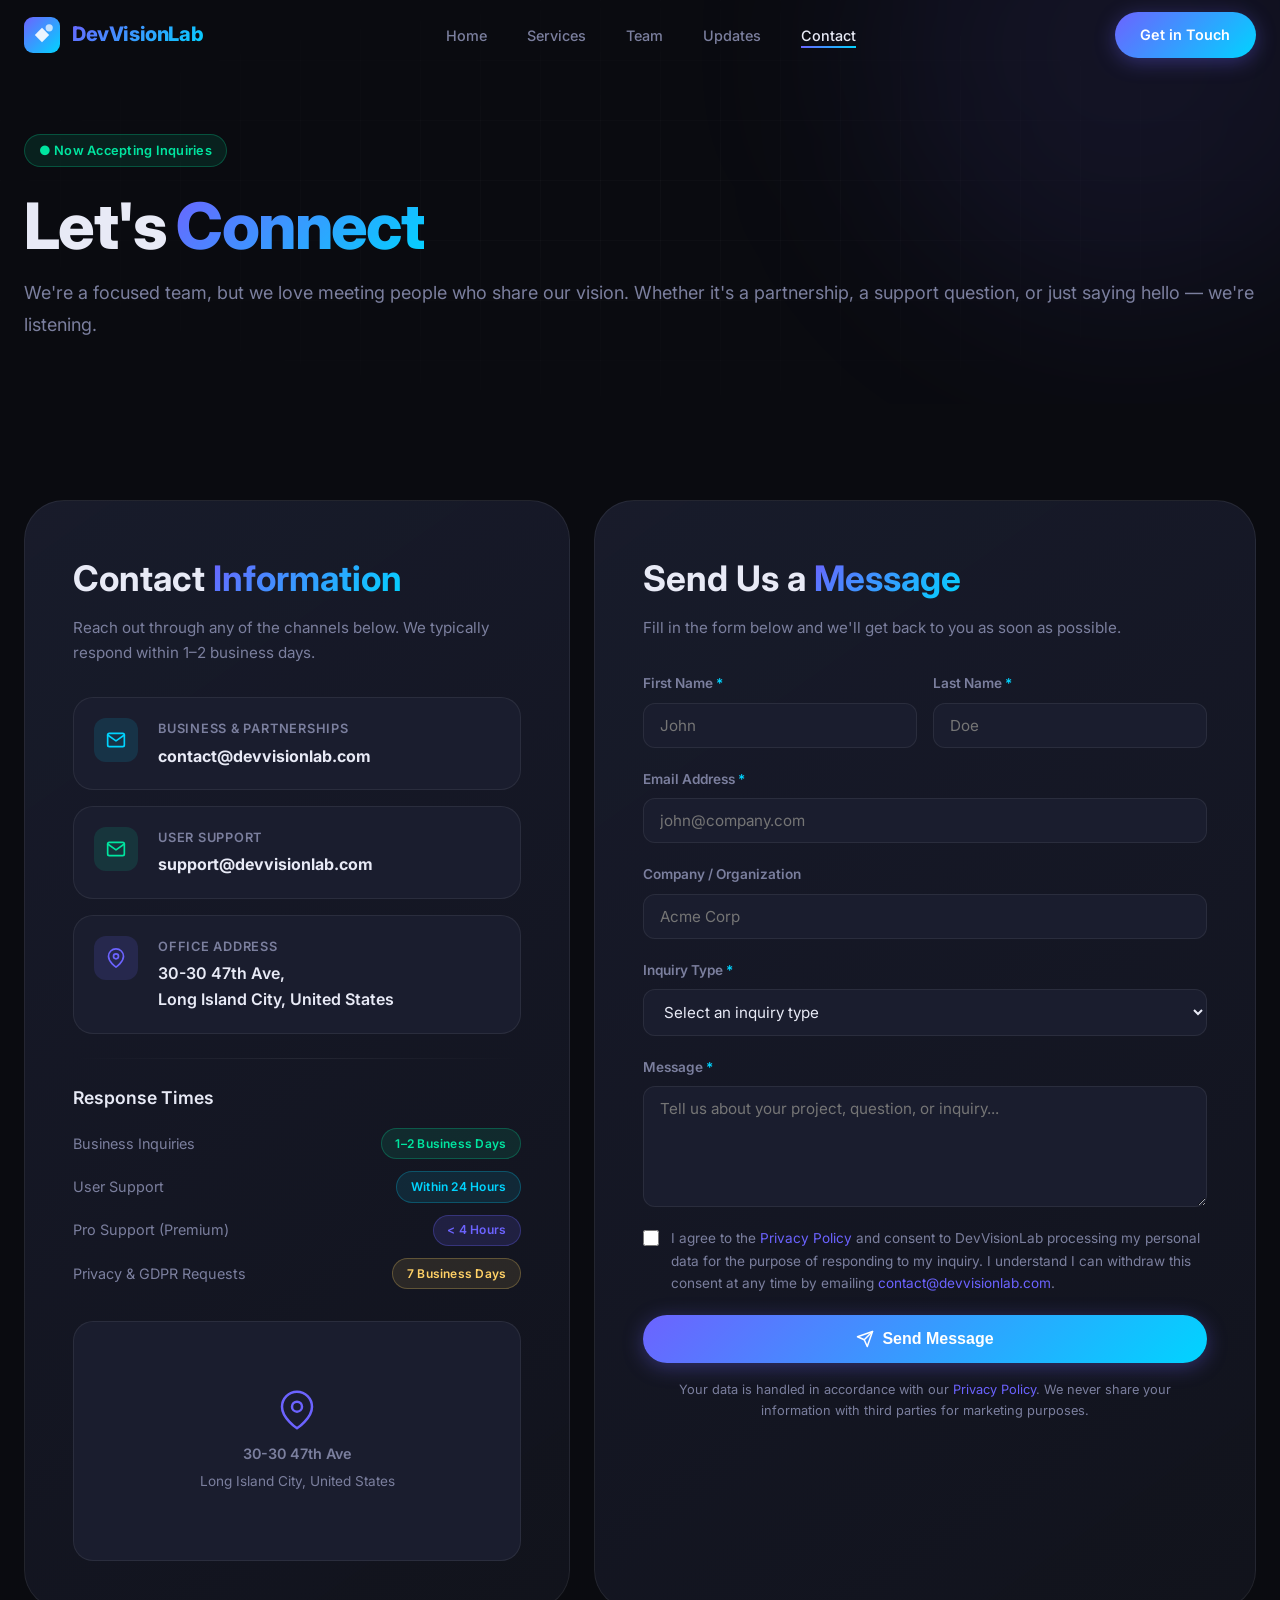
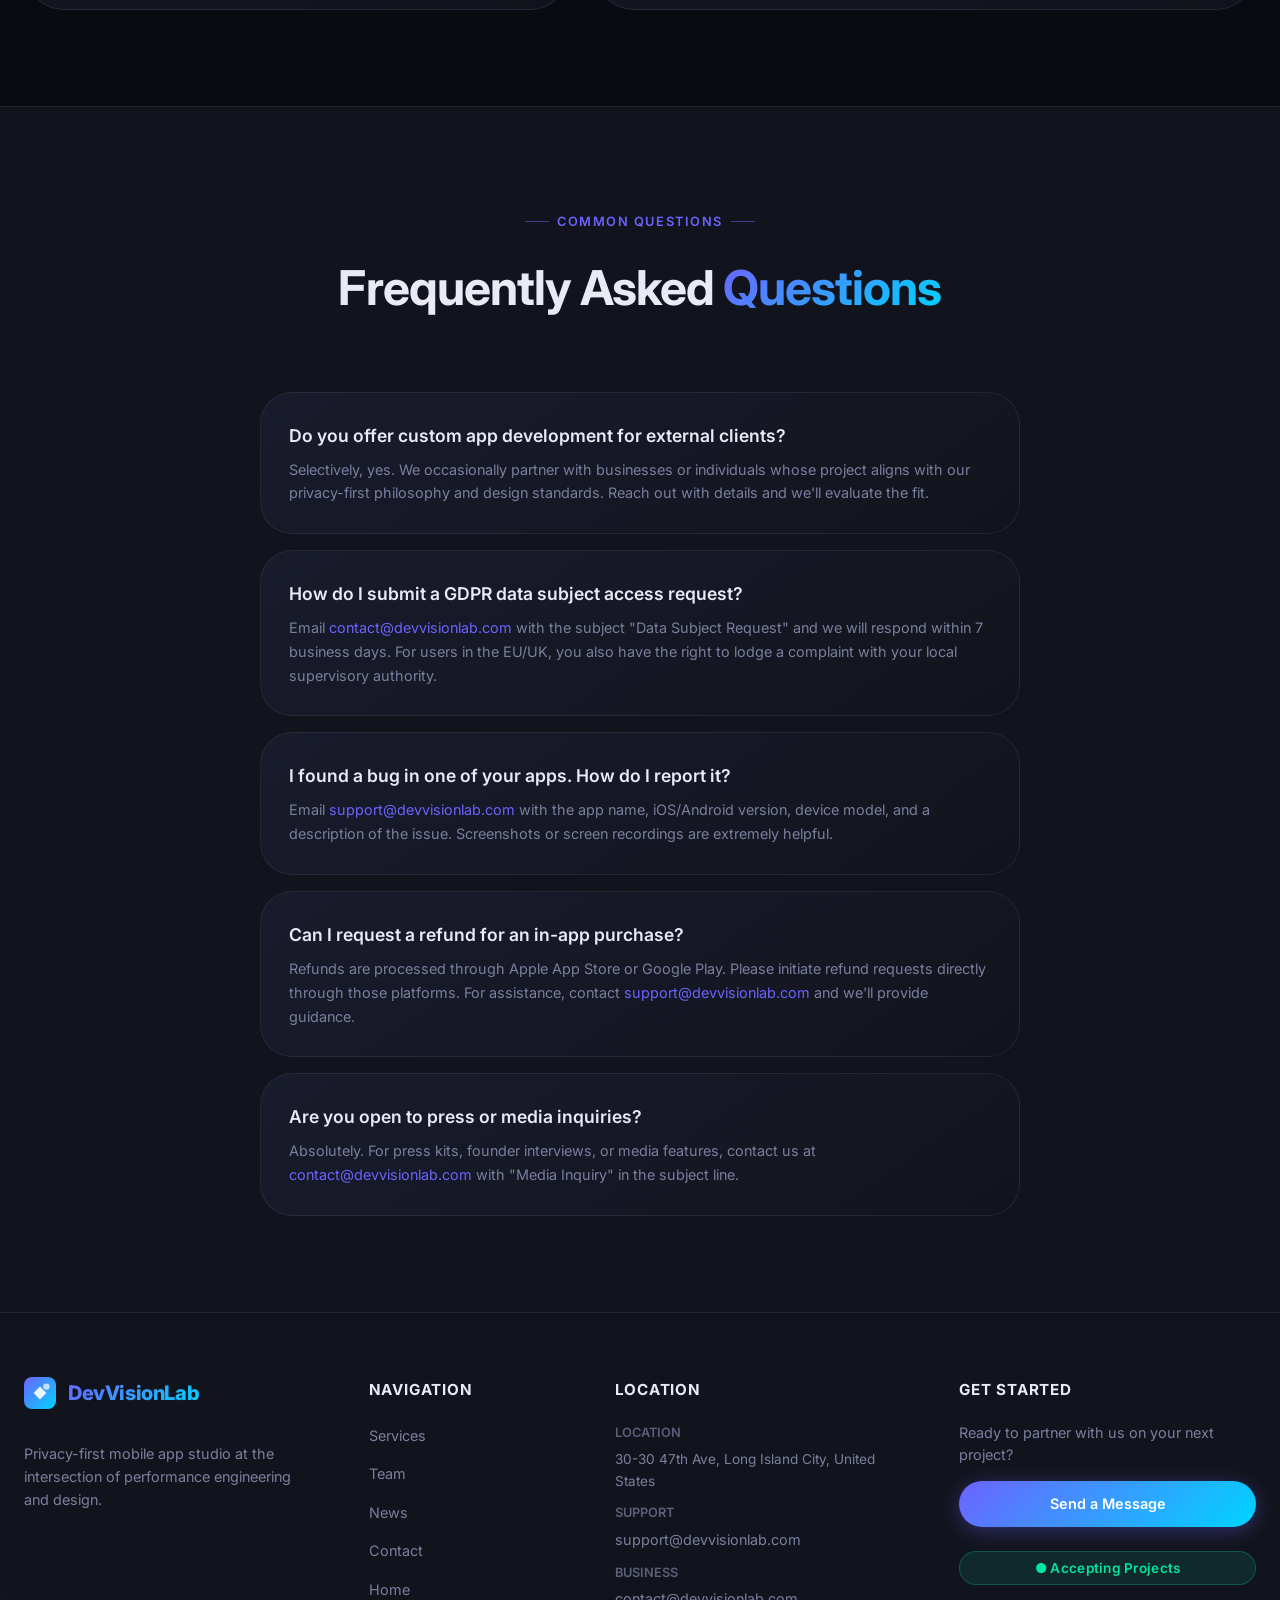
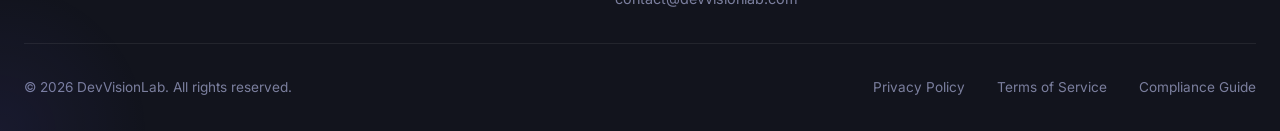
<file: contact.html>
<!DOCTYPE html>
<html lang="en">
<head>
  <meta charset="UTF-8"/>
  <meta name="viewport" content="width=device-width, initial-scale=1.0"/>
  <title>Contact Us – DevVisionLab | Get in Touch</title>
  <meta name="description" content="Contact DevVisionLab for partnership inquiries, support, or collaboration. Reach us at contact@devvisionlab.com or support@devvisionlab.com."/>
  <meta name="robots" content="index, follow"/>
  <link rel="canonical" href="https://www.devvisionlab.com/contact.html"/>
  <meta property="og:title" content="Contact Us – DevVisionLab"/>
  <meta property="og:description" content="Get in touch with the DevVisionLab team for partnerships, support, or collaboration."/>
  <meta property="og:url" content="https://www.devvisionlab.com/contact.html"/>
  <meta property="og:image" content="https://www.devvisionlab.com/images/og-contact.png"/>
  <script type="application/ld+json">
  {
    "@context": "https://schema.org",
    "@type": "ContactPage",
    "name": "Contact DevVisionLab",
    "url": "https://www.devvisionlab.com/contact.html",
    "isPartOf": { "@type": "WebSite", "url": "https://www.devvisionlab.com" }
  }
  </script>
  <link rel="icon" type="image/svg+xml" href="images/logo-mark.svg"/>
  <link rel="stylesheet" href="css/fonts.css"/>
  <link rel="stylesheet" href="css/style.css"/>
  <link rel="stylesheet" href="css/pages.css"/>
  <link rel="stylesheet" href="css/animations.css"/>
  <link rel="preconnect" href="https://fonts.googleapis.com"/>
  <link rel="preconnect" href="https://fonts.gstatic.com" crossorigin/>
</head>
<body>

<!-- NAV -->
<nav class="nav">
  <div class="nav-inner">
    <a href="index.html" class="nav-logo">
      <img src="images/logo-mark.svg" width="36" height="36" alt="DevVisionLab"/>
      <span class="logo-text gradient-text">DevVisionLab</span>
    </a>
    <ul class="nav-links">
      <li><a href="index.html">Home</a></li>
      <li><a href="services.html">Services</a></li>
      <li><a href="team.html">Team</a></li>
      <li><a href="news.html">Updates</a></li>
      <li><a href="contact.html" class="active">Contact</a></li>
    </ul>
    <a href="contact.html" class="btn btn-primary nav-cta">Get in Touch</a>
    <button class="hamburger" aria-label="Open menu"><span></span><span></span><span></span></button>
  </div>
</nav>
<div class="overlay"></div>
<nav class="mobile-nav">
  <div style="display:flex;justify-content:space-between;align-items:center;">
    <span class="logo-text gradient-text" style="font-size:1.1rem;font-weight:800;">DevVisionLab</span>
    <button class="mobile-nav-close" style="color:var(--clr-muted);font-size:1.5rem;line-height:1;">✕</button>
  </div>
  <ul class="mobile-nav-links">
    <li><a href="index.html">Home</a></li>
    <li><a href="services.html">Services</a></li>
    <li><a href="team.html">Team</a></li>
    <li><a href="news.html">Updates</a></li>
    <li><a href="contact.html">Contact</a></li>
  </ul>
  <a href="contact.html" class="btn btn-primary">Get in Touch</a>
</nav>

<!-- PAGE HERO -->
<section style="padding-top:calc(var(--nav-h) + 4rem);padding-bottom:4rem;position:relative;overflow:hidden;">
  <div class="blob" style="width:500px;height:500px;background:rgba(108,99,255,.09);top:-200px;right:-100px;animation-duration:14s;z-index:0;"></div>
  <div class="hero-grid"></div>
  <div class="container" style="position:relative;z-index:1;">
    <div class="reveal">
      <span class="tag tag-green" style="margin-bottom:1.5rem;">● Now Accepting Inquiries</span>
      <h1 class="display-2" style="margin-bottom:1rem;">Let's <span class="gradient-text">Connect</span></h1>
      <p class="body-lg" style="color:var(--clr-muted);">We're a focused team, but we love meeting people who share our vision. Whether it's a partnership, a support question, or just saying hello — we're listening.</p>
    </div>
  </div>
</section>

<!-- CONTACT BENTO -->
<section class="section" aria-label="Contact information">
  <div class="container">
    <div class="contact-bento reveal">

      <!-- Left: Contact info -->
      <div class="contact-info-card">
        <h2 class="h2" style="margin-bottom:.5rem;">Contact <span class="gradient-text">Information</span></h2>
        <p style="color:var(--clr-muted);margin-bottom:2rem;font-size:.95rem;">Reach out through any of the channels below. We typically respond within 1–2 business days.</p>

        <div class="contact-item">
          <div class="icon-box icon-box-accent" style="width:44px;height:44px;flex-shrink:0;">
            <svg width="20" height="20" viewBox="0 0 24 24" fill="none" stroke="#00d4ff" stroke-width="2" stroke-linecap="round" stroke-linejoin="round"><path d="M4 4h16c1.1 0 2 .9 2 2v12c0 1.1-.9 2-2 2H4c-1.1 0-2-.9-2-2V6c0-1.1.9-2 2-2z"/><polyline points="22,6 12,13 2,6"/></svg>
          </div>
          <div>
            <div style="font-size:.8rem;color:var(--clr-muted);margin-bottom:.2rem;font-weight:600;text-transform:uppercase;letter-spacing:.06em;">Business &amp; Partnerships</div>
            <a href="mailto:contact@devvisionlab.com" style="font-weight:700;font-size:1rem;color:var(--clr-text);">contact@devvisionlab.com</a>
          </div>
        </div>

        <div class="contact-item">
          <div class="icon-box icon-box-green" style="width:44px;height:44px;flex-shrink:0;">
            <svg width="20" height="20" viewBox="0 0 24 24" fill="none" stroke="#00e5a0" stroke-width="2" stroke-linecap="round" stroke-linejoin="round"><path d="M4 4h16c1.1 0 2 .9 2 2v12c0 1.1-.9 2-2 2H4c-1.1 0-2-.9-2-2V6c0-1.1.9-2 2-2z"/><polyline points="22,6 12,13 2,6"/></svg>
          </div>
          <div>
            <div style="font-size:.8rem;color:var(--clr-muted);margin-bottom:.2rem;font-weight:600;text-transform:uppercase;letter-spacing:.06em;">User Support</div>
            <a href="mailto:support@devvisionlab.com" style="font-weight:700;font-size:1rem;color:var(--clr-text);">support@devvisionlab.com</a>
          </div>
        </div>

        <div class="contact-item">
          <div class="icon-box icon-box-primary" style="width:44px;height:44px;flex-shrink:0;">
            <svg width="20" height="20" viewBox="0 0 24 24" fill="none" stroke="#6c63ff" stroke-width="2" stroke-linecap="round" stroke-linejoin="round"><path d="M21 10c0 7-9 13-9 13s-9-6-9-13a9 9 0 0 1 18 0z"/><circle cx="12" cy="10" r="3"/></svg>
          </div>
          <div>
            <div style="font-size:.8rem;color:var(--clr-muted);margin-bottom:.2rem;font-weight:600;text-transform:uppercase;letter-spacing:.06em;">Office Address</div>
            <address style="font-style:normal;font-weight:600;font-size:1rem;color:var(--clr-text);">30-30 47th Ave,<br>Long Island City, United States</address>
          </div>
        </div>

        <div class="divider" style="margin-block:1.5rem;"></div>

        <h3 class="h4" style="margin-bottom:1rem;">Response Times</h3>
        <div style="display:flex;flex-direction:column;gap:.75rem;">
          <div style="display:flex;justify-content:space-between;align-items:center;font-size:.9rem;">
            <span style="color:var(--clr-muted);">Business Inquiries</span>
            <span class="tag tag-green" style="font-size:.75rem;">1–2 Business Days</span>
          </div>
          <div style="display:flex;justify-content:space-between;align-items:center;font-size:.9rem;">
            <span style="color:var(--clr-muted);">User Support</span>
            <span class="tag tag-accent" style="font-size:.75rem;">Within 24 Hours</span>
          </div>
          <div style="display:flex;justify-content:space-between;align-items:center;font-size:.9rem;">
            <span style="color:var(--clr-muted);">Pro Support (Premium)</span>
            <span class="tag tag-primary" style="font-size:.75rem;">&lt; 4 Hours</span>
          </div>
          <div style="display:flex;justify-content:space-between;align-items:center;font-size:.9rem;">
            <span style="color:var(--clr-muted);">Privacy &amp; GDPR Requests</span>
            <span class="tag tag-gold" style="font-size:.75rem;">7 Business Days</span>
          </div>
        </div>

        <div class="map-embed" aria-label="Location map placeholder">
          <div style="text-align:center;">
            <svg width="40" height="40" viewBox="0 0 24 24" fill="none" stroke="var(--clr-primary)" stroke-width="1.5" stroke-linecap="round" stroke-linejoin="round" style="margin:0 auto .75rem;display:block;"><path d="M21 10c0 7-9 13-9 13s-9-6-9-13a9 9 0 0 1 18 0z"/><circle cx="12" cy="10" r="3"/></svg>
            <div style="font-weight:600;margin-bottom:.25rem;">30-30 47th Ave</div>
            <div style="font-size:.85rem;color:var(--clr-muted);">Long Island City, United States</div>
          </div>
        </div>
      </div>

      <!-- Right: Contact form -->
      <div class="contact-form-card">
        <h2 class="h2" style="margin-bottom:.5rem;">Send Us a <span class="gradient-text">Message</span></h2>
        <p style="color:var(--clr-muted);margin-bottom:2rem;font-size:.95rem;">Fill in the form below and we'll get back to you as soon as possible.</p>

        <form id="contact-form" novalidate>
          <div style="display:grid;grid-template-columns:1fr 1fr;gap:1rem;">
            <div class="form-group">
              <label for="first-name">First Name <span style="color:var(--clr-accent);">*</span></label>
              <input type="text" id="first-name" name="firstName" class="form-control" placeholder="John" required autocomplete="given-name"/>
            </div>
            <div class="form-group">
              <label for="last-name">Last Name <span style="color:var(--clr-accent);">*</span></label>
              <input type="text" id="last-name" name="lastName" class="form-control" placeholder="Doe" required autocomplete="family-name"/>
            </div>
          </div>

          <div class="form-group">
            <label for="email">Email Address <span style="color:var(--clr-accent);">*</span></label>
            <input type="email" id="email" name="email" class="form-control" placeholder="john@company.com" required autocomplete="email"/>
          </div>

          <div class="form-group">
            <label for="company">Company / Organization</label>
            <input type="text" id="company" name="company" class="form-control" placeholder="Acme Corp" autocomplete="organization"/>
          </div>

          <div class="form-group">
            <label for="inquiry-type">Inquiry Type <span style="color:var(--clr-accent);">*</span></label>
            <select id="inquiry-type" name="inquiryType" class="form-control" required>
              <option value="" disabled selected>Select an inquiry type</option>
              <option value="partnership">Business Partnership</option>
              <option value="support">App Support</option>
              <option value="privacy">Privacy / Data Request</option>
              <option value="media">Media / Press</option>
              <option value="other">Other</option>
            </select>
          </div>

          <div class="form-group">
            <label for="message">Message <span style="color:var(--clr-accent);">*</span></label>
            <textarea id="message" name="message" class="form-control" placeholder="Tell us about your project, question, or inquiry..." rows="5" required></textarea>
          </div>

          <div style="margin-bottom:1.25rem;display:flex;align-items:flex-start;gap:.75rem;">
            <input type="checkbox" id="privacy-consent" name="privacyConsent" required style="margin-top:3px;accent-color:var(--clr-primary);width:16px;height:16px;flex-shrink:0;"/>
            <label for="privacy-consent" style="font-size:.85rem;color:var(--clr-muted);cursor:pointer;">
              I agree to the <a href="privacy-policy.html" style="color:var(--clr-primary);">Privacy Policy</a> and consent to DevVisionLab processing my personal data for the purpose of responding to my inquiry. I understand I can withdraw this consent at any time by emailing <a href="mailto:contact@devvisionlab.com" style="color:var(--clr-primary);">contact@devvisionlab.com</a>.
            </label>
          </div>

          <button type="submit" class="btn btn-primary btn-lg" style="width:100%;justify-content:center;">
            <svg width="18" height="18" viewBox="0 0 24 24" fill="none" stroke="currentColor" stroke-width="2" stroke-linecap="round" stroke-linejoin="round"><line x1="22" y1="2" x2="11" y2="13"/><polygon points="22 2 15 22 11 13 2 9 22 2"/></svg>
            Send Message
          </button>

          <p style="text-align:center;font-size:.8rem;color:var(--clr-muted);margin-top:1rem;">
            Your data is handled in accordance with our <a href="privacy-policy.html" style="color:var(--clr-primary);">Privacy Policy</a>. We never share your information with third parties for marketing purposes.
          </p>
        </form>
      </div>
    </div>
  </div>
</section>

<!-- FAQ -->
<section class="section" style="background:var(--clr-surface);border-top:1px solid var(--clr-border);" aria-label="FAQ">
  <div class="container">
    <div class="section-header reveal">
      <div class="eyebrow">Common Questions</div>
      <h2 class="h1">Frequently Asked <span class="gradient-text">Questions</span></h2>
    </div>
    <div style="max-width:760px;margin:0 auto;display:flex;flex-direction:column;gap:1rem;" class="stagger">

      <div class="bento-card" style="padding:1.75rem;">
        <div class="card-shine"></div>
        <h4 class="h4" style="margin-bottom:.5rem;">Do you offer custom app development for external clients?</h4>
        <p style="color:var(--clr-muted);font-size:.9rem;">Selectively, yes. We occasionally partner with businesses or individuals whose project aligns with our privacy-first philosophy and design standards. Reach out with details and we'll evaluate the fit.</p>
      </div>

      <div class="bento-card" style="padding:1.75rem;">
        <div class="card-shine"></div>
        <h4 class="h4" style="margin-bottom:.5rem;">How do I submit a GDPR data subject access request?</h4>
        <p style="color:var(--clr-muted);font-size:.9rem;">Email <a href="mailto:contact@devvisionlab.com" style="color:var(--clr-primary);">contact@devvisionlab.com</a> with the subject "Data Subject Request" and we will respond within 7 business days. For users in the EU/UK, you also have the right to lodge a complaint with your local supervisory authority.</p>
      </div>

      <div class="bento-card" style="padding:1.75rem;">
        <div class="card-shine"></div>
        <h4 class="h4" style="margin-bottom:.5rem;">I found a bug in one of your apps. How do I report it?</h4>
        <p style="color:var(--clr-muted);font-size:.9rem;">Email <a href="mailto:support@devvisionlab.com" style="color:var(--clr-primary);">support@devvisionlab.com</a> with the app name, iOS/Android version, device model, and a description of the issue. Screenshots or screen recordings are extremely helpful.</p>
      </div>

      <div class="bento-card" style="padding:1.75rem;">
        <div class="card-shine"></div>
        <h4 class="h4" style="margin-bottom:.5rem;">Can I request a refund for an in-app purchase?</h4>
        <p style="color:var(--clr-muted);font-size:.9rem;">Refunds are processed through Apple App Store or Google Play. Please initiate refund requests directly through those platforms. For assistance, contact <a href="mailto:support@devvisionlab.com" style="color:var(--clr-primary);">support@devvisionlab.com</a> and we'll provide guidance.</p>
      </div>

      <div class="bento-card" style="padding:1.75rem;">
        <div class="card-shine"></div>
        <h4 class="h4" style="margin-bottom:.5rem;">Are you open to press or media inquiries?</h4>
        <p style="color:var(--clr-muted);font-size:.9rem;">Absolutely. For press kits, founder interviews, or media features, contact us at <a href="mailto:contact@devvisionlab.com" style="color:var(--clr-primary);">contact@devvisionlab.com</a> with "Media Inquiry" in the subject line.</p>
      </div>

    </div>
  </div>
</section>

<!-- FOOTER -->
<footer class="footer">
  <div class="container">
    <div class="footer-grid">
      <div>
        <a href="index.html" class="nav-logo" style="margin-bottom:1.25rem;display:inline-flex;">
          <img src="images/logo-mark.svg" width="32" height="32" alt="DevVisionLab"/>
          <span class="logo-text gradient-text">DevVisionLab</span>
        </a>
        <p style="color:var(--clr-muted);font-size:.9rem;line-height:1.6;max-width:280px;margin-top:.75rem;">
          Privacy-first mobile app studio at the intersection of performance engineering and design.
        </p>
      </div>
      <div>
        <h5 style="font-weight:700;margin-bottom:1.25rem;font-size:.95rem;text-transform:uppercase;letter-spacing:.05em;">Navigation</h5>
        <ul style="display:flex;flex-direction:column;gap:.75rem;">
          <li><a href="services.html" class="footer-link" style="color:var(--clr-muted);font-size:.9rem;">Services</a></li>
          <li><a href="team.html" class="footer-link" style="color:var(--clr-muted);font-size:.9rem;">Team</a></li>
          <li><a href="news.html" class="footer-link" style="color:var(--clr-muted);font-size:.9rem;">News</a></li>
          <li><a href="contact.html" class="footer-link" style="color:var(--clr-muted);font-size:.9rem;">Contact</a></li>
          <li><a href="index.html" class="footer-link" style="color:var(--clr-muted);font-size:.9rem;">Home</a></li>
        </ul>
      </div>
      <div>
        <h5 style="font-weight:700;margin-bottom:1.25rem;font-size:.95rem;text-transform:uppercase;letter-spacing:.05em;">Location</h5>
        <div style="display:flex;flex-direction:column;gap:.6rem;">
          <div style="color:var(--clr-muted);font-size:.85rem;">
            <strong style="color:var(--clr-muted);display:block;font-size:.8rem;font-weight:600;margin-bottom:.3rem;text-transform:uppercase;opacity:.7;">Location</strong>
            30-30 47th Ave, Long Island City, United States
          </div>
          <div style="color:var(--clr-muted);font-size:.85rem;">
            <strong style="color:var(--clr-muted);display:block;font-size:.8rem;font-weight:600;margin-bottom:.3rem;text-transform:uppercase;opacity:.7;">Support</strong>
            <a href="mailto:support@devvisionlab.com" class="footer-link" style="color:var(--clr-muted);font-size:.9rem;text-decoration:none;">support@devvisionlab.com</a>
          </div>
          <div style="color:var(--clr-muted);font-size:.85rem;">
            <strong style="color:var(--clr-muted);display:block;font-size:.8rem;font-weight:600;margin-bottom:.3rem;text-transform:uppercase;opacity:.7;">Business</strong>
            <a href="mailto:contact@devvisionlab.com" class="footer-link" style="color:var(--clr-muted);font-size:.9rem;text-decoration:none;">contact@devvisionlab.com</a>
          </div>
        </div>
      </div>
      <div>
        <h5 style="font-weight:700;margin-bottom:1.25rem;font-size:.95rem;text-transform:uppercase;letter-spacing:.05em;">Get Started</h5>
        <p style="color:var(--clr-muted);font-size:.9rem;margin-bottom:1rem;line-height:1.5;">Ready to partner with us on your next project?</p>
        <a href="contact.html" class="btn btn-primary" style="width:100%;justify-content:center;font-size:.9rem;">Send a Message</a>
        <div style="margin-top:1.5rem;">
          <span class="tag tag-green" style="font-size:.85rem;">● Accepting Projects</span>
        </div>
      </div>
    </div>
    <div class="footer-legal">
      <span style="font-size:.85rem;">© 2026 DevVisionLab. All rights reserved.</span>
      <div class="footer-legal-links">
        <a href="privacy-policy.html">Privacy Policy</a>
        <a href="terms-of-service.html">Terms of Service</a>
        <a href="terms-of-service.html#tech-compliance">Compliance Guide</a>
      </div>
    </div>
  </div>
</footer>

<script src="js/main.js"></script>
</body>
</html>
</file>
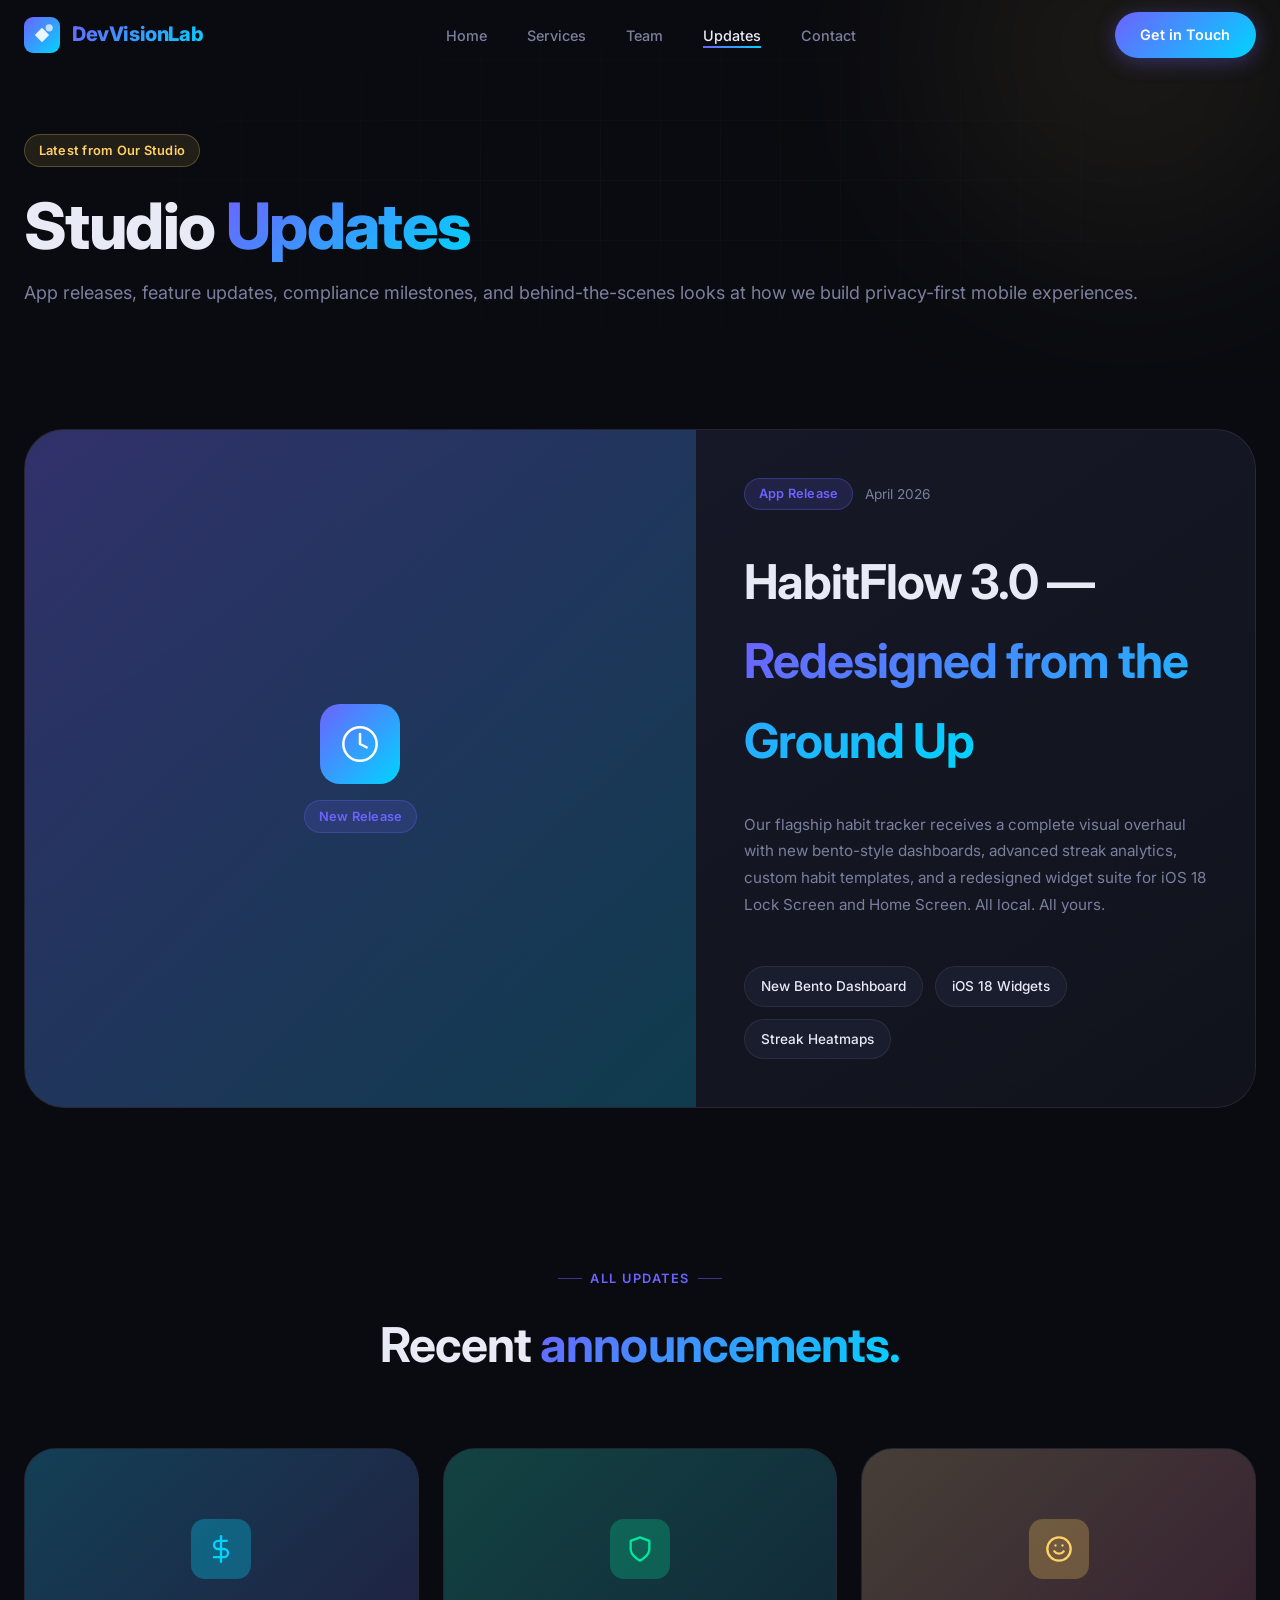
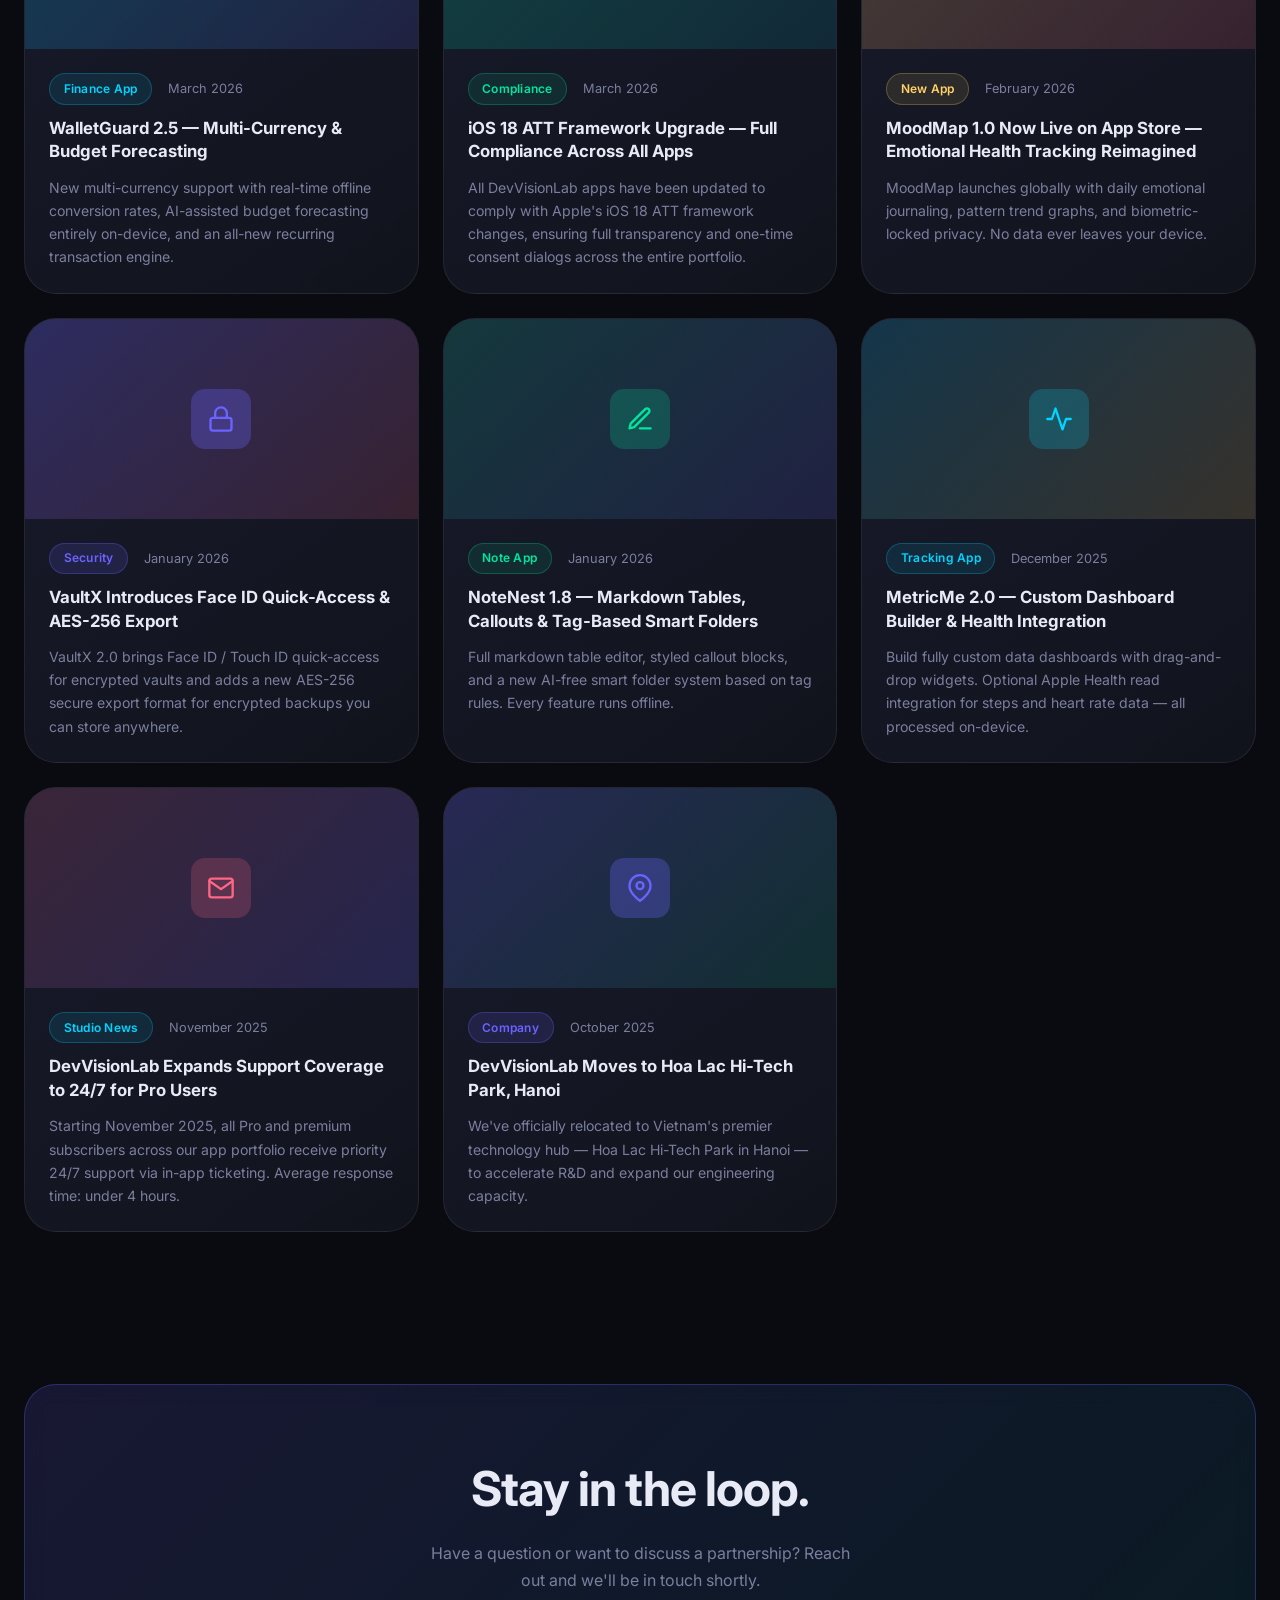
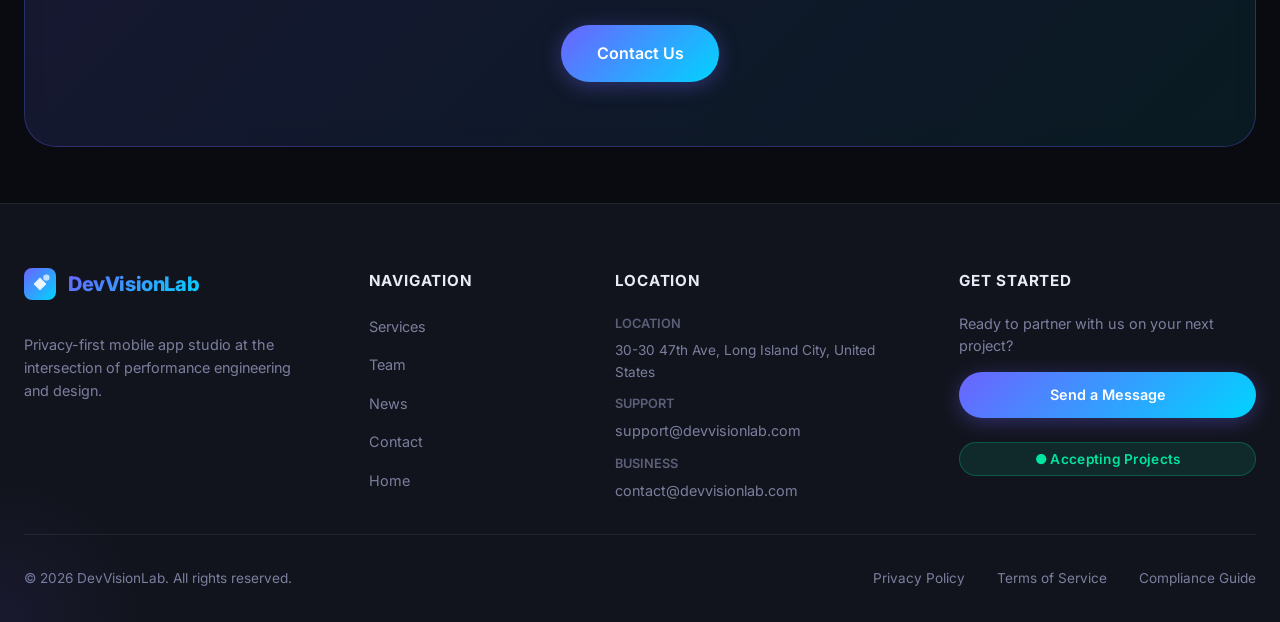
<file: news.html>
<!DOCTYPE html>
<html lang="en">
<head>
  <meta charset="UTF-8"/>
  <meta name="viewport" content="width=device-width, initial-scale=1.0"/>
  <title>Updates & News – DevVisionLab | App Releases & Team Announcements</title>
  <meta name="description" content="Latest news, app updates, release notes, and team announcements from DevVisionLab — the privacy-first mobile app studio."/>
  <meta name="robots" content="index, follow"/>
  <link rel="canonical" href="https://www.devvisionlab.com/news.html"/>
  <meta property="og:title" content="Updates & News – DevVisionLab"/>
  <meta property="og:description" content="Latest news, app updates, and team announcements from DevVisionLab."/>
  <meta property="og:url" content="https://www.devvisionlab.com/news.html"/>
  <meta property="og:image" content="https://www.devvisionlab.com/images/og-news.png"/>
  <script type="application/ld+json">
  {
    "@context": "https://schema.org",
    "@type": "Blog",
    "name": "DevVisionLab Updates",
    "url": "https://www.devvisionlab.com/news.html",
    "publisher": {
      "@type": "Organization",
      "name": "DevVisionLab",
      "url": "https://www.devvisionlab.com"
    }
  }
  </script>
  <link rel="icon" type="image/svg+xml" href="images/logo-mark.svg"/>
  <link rel="stylesheet" href="css/fonts.css"/>
  <link rel="stylesheet" href="css/style.css"/>
  <link rel="stylesheet" href="css/pages.css"/>
  <link rel="stylesheet" href="css/animations.css"/>
  <link rel="preconnect" href="https://fonts.googleapis.com"/>
  <link rel="preconnect" href="https://fonts.gstatic.com" crossorigin/>
</head>
<body>

<!-- NAV -->
<nav class="nav">
  <div class="nav-inner">
    <a href="index.html" class="nav-logo">
      <img src="images/logo-mark.svg" width="36" height="36" alt="DevVisionLab"/>
      <span class="logo-text gradient-text">DevVisionLab</span>
    </a>
    <ul class="nav-links">
      <li><a href="index.html">Home</a></li>
      <li><a href="services.html">Services</a></li>
      <li><a href="team.html">Team</a></li>
      <li><a href="news.html" class="active">Updates</a></li>
      <li><a href="contact.html">Contact</a></li>
    </ul>
    <a href="contact.html" class="btn btn-primary nav-cta">Get in Touch</a>
    <button class="hamburger" aria-label="Open menu"><span></span><span></span><span></span></button>
  </div>
</nav>
<div class="overlay"></div>
<nav class="mobile-nav">
  <div style="display:flex;justify-content:space-between;align-items:center;">
    <span class="logo-text gradient-text" style="font-size:1.1rem;font-weight:800;">DevVisionLab</span>
    <button class="mobile-nav-close" style="color:var(--clr-muted);font-size:1.5rem;line-height:1;">✕</button>
  </div>
  <ul class="mobile-nav-links">
    <li><a href="index.html">Home</a></li>
    <li><a href="services.html">Services</a></li>
    <li><a href="team.html">Team</a></li>
    <li><a href="news.html">Updates</a></li>
    <li><a href="contact.html">Contact</a></li>
  </ul>
  <a href="contact.html" class="btn btn-primary">Get in Touch</a>
</nav>

<!-- PAGE HERO -->
<section style="padding-top:calc(var(--nav-h) + 4rem);padding-bottom:4rem;position:relative;overflow:hidden;">
  <div class="blob" style="width:400px;height:400px;background:rgba(255,209,102,.07);top:-150px;right:-50px;animation-duration:14s;z-index:0;"></div>
  <div class="hero-grid"></div>
  <div class="container" style="position:relative;z-index:1;">
    <div class="reveal">
      <span class="tag tag-gold" style="margin-bottom:1.5rem;">Latest from Our Studio</span>
      <h1 class="display-2" style="margin-bottom:1rem;">Studio <span class="gradient-text">Updates</span></h1>
      <p class="body-lg" style="color:var(--clr-muted);">App releases, feature updates, compliance milestones, and behind-the-scenes looks at how we build privacy-first mobile experiences.</p>
    </div>
  </div>
</section>

<!-- FEATURED POST -->
<section class="section-sm" aria-label="Featured update">
  <div class="container">
    <div class="news-featured reveal">
      <div class="news-featured-thumb" style="background:linear-gradient(135deg,rgba(108,99,255,.3) 0%,rgba(0,212,255,.2) 100%);display:flex;align-items:center;justify-content:center;">
        <div style="text-align:center;padding:2rem;">
          <div style="width:80px;height:80px;margin:0 auto 1rem;border-radius:20px;background:var(--grad-primary);display:grid;place-items:center;">
            <svg width="40" height="40" viewBox="0 0 24 24" fill="none" stroke="white" stroke-width="1.5" stroke-linecap="round" stroke-linejoin="round"><circle cx="12" cy="12" r="10"/><polyline points="12 6 12 12 16 14"/></svg>
          </div>
          <div class="tag tag-primary" style="display:inline-flex;">New Release</div>
        </div>
      </div>
      <div class="news-featured-body">
        <div style="display:flex;gap:.75rem;align-items:center;flex-wrap:wrap;margin-bottom:1rem;">
          <span class="tag tag-primary">App Release</span>
          <span style="color:var(--clr-muted);font-size:.85rem;">April 2026</span>
        </div>
        <h2 class="h1" style="margin-bottom:1rem;">HabitFlow 3.0 — <span class="gradient-text">Redesigned from the Ground Up</span></h2>
        <p style="color:var(--clr-muted);line-height:1.75;font-size:.95rem;">Our flagship habit tracker receives a complete visual overhaul with new bento-style dashboards, advanced streak analytics, custom habit templates, and a redesigned widget suite for iOS 18 Lock Screen and Home Screen. All local. All yours.</p>
        <div style="margin-top:2rem;display:flex;gap:.75rem;flex-wrap:wrap;">
          <span class="feature-pill">New Bento Dashboard</span>
          <span class="feature-pill">iOS 18 Widgets</span>
          <span class="feature-pill">Streak Heatmaps</span>
        </div>
      </div>
    </div>
  </div>
</section>

<!-- NEWS GRID -->
<section class="section" aria-label="All updates">
  <div class="container">
    <div class="section-header reveal">
      <div class="eyebrow">All Updates</div>
      <h2 class="h1">Recent <span class="gradient-text">announcements.</span></h2>
    </div>

    <div class="news-grid stagger">

      <!-- Post 1 -->
      <article class="news-card" itemscope itemtype="https://schema.org/BlogPosting">
        <div class="news-thumb" style="background:linear-gradient(135deg,rgba(0,212,255,.2),rgba(108,99,255,.15));">
          <div class="news-thumb-inner">
            <div style="width:60px;height:60px;border-radius:14px;background:rgba(0,212,255,.3);display:grid;place-items:center;">
              <svg width="28" height="28" viewBox="0 0 24 24" fill="none" stroke="#00d4ff" stroke-width="2" stroke-linecap="round" stroke-linejoin="round"><line x1="12" y1="1" x2="12" y2="23"/><path d="M17 5H9.5a3.5 3.5 0 0 0 0 7h5a3.5 3.5 0 0 1 0 7H6"/></svg>
            </div>
          </div>
        </div>
        <div class="news-body">
          <div class="news-meta">
            <span class="tag tag-accent" style="font-size:.75rem;">Finance App</span>
            <span>March 2026</span>
          </div>
          <h3 class="news-title" itemprop="headline">WalletGuard 2.5 — Multi-Currency &amp; Budget Forecasting</h3>
          <p class="news-excerpt">New multi-currency support with real-time offline conversion rates, AI-assisted budget forecasting entirely on-device, and an all-new recurring transaction engine.</p>
        </div>
      </article>

      <!-- Post 2 -->
      <article class="news-card" itemscope itemtype="https://schema.org/BlogPosting">
        <div class="news-thumb" style="background:linear-gradient(135deg,rgba(0,229,160,.2),rgba(0,212,255,.1));">
          <div class="news-thumb-inner">
            <div style="width:60px;height:60px;border-radius:14px;background:rgba(0,229,160,.25);display:grid;place-items:center;">
              <svg width="28" height="28" viewBox="0 0 24 24" fill="none" stroke="#00e5a0" stroke-width="2" stroke-linecap="round" stroke-linejoin="round"><path d="M12 22s8-4 8-10V5l-8-3-8 3v7c0 6 8 10 8 10z"/></svg>
            </div>
          </div>
        </div>
        <div class="news-body">
          <div class="news-meta">
            <span class="tag tag-green" style="font-size:.75rem;">Compliance</span>
            <span>March 2026</span>
          </div>
          <h3 class="news-title" itemprop="headline">iOS 18 ATT Framework Upgrade — Full Compliance Across All Apps</h3>
          <p class="news-excerpt">All DevVisionLab apps have been updated to comply with Apple's iOS 18 ATT framework changes, ensuring full transparency and one-time consent dialogs across the entire portfolio.</p>
        </div>
      </article>

      <!-- Post 3 -->
      <article class="news-card" itemscope itemtype="https://schema.org/BlogPosting">
        <div class="news-thumb" style="background:linear-gradient(135deg,rgba(255,209,102,.2),rgba(255,101,132,.15));">
          <div class="news-thumb-inner">
            <div style="width:60px;height:60px;border-radius:14px;background:rgba(255,209,102,.25);display:grid;place-items:center;">
              <svg width="28" height="28" viewBox="0 0 24 24" fill="none" stroke="#ffd166" stroke-width="2" stroke-linecap="round" stroke-linejoin="round"><circle cx="12" cy="12" r="10"/><path d="M8 14s1.5 2 4 2 4-2 4-2"/><line x1="9" y1="9" x2="9.01" y2="9"/><line x1="15" y1="9" x2="15.01" y2="9"/></svg>
            </div>
          </div>
        </div>
        <div class="news-body">
          <div class="news-meta">
            <span class="tag tag-gold" style="font-size:.75rem;">New App</span>
            <span>February 2026</span>
          </div>
          <h3 class="news-title" itemprop="headline">MoodMap 1.0 Now Live on App Store — Emotional Health Tracking Reimagined</h3>
          <p class="news-excerpt">MoodMap launches globally with daily emotional journaling, pattern trend graphs, and biometric-locked privacy. No data ever leaves your device.</p>
        </div>
      </article>

      <!-- Post 4 -->
      <article class="news-card" itemscope itemtype="https://schema.org/BlogPosting">
        <div class="news-thumb" style="background:linear-gradient(135deg,rgba(108,99,255,.25),rgba(255,101,132,.15));">
          <div class="news-thumb-inner">
            <div style="width:60px;height:60px;border-radius:14px;background:rgba(108,99,255,.3);display:grid;place-items:center;">
              <svg width="28" height="28" viewBox="0 0 24 24" fill="none" stroke="#6c63ff" stroke-width="2" stroke-linecap="round" stroke-linejoin="round"><rect x="3" y="11" width="18" height="11" rx="2" ry="2"/><path d="M7 11V7a5 5 0 0 1 10 0v4"/></svg>
            </div>
          </div>
        </div>
        <div class="news-body">
          <div class="news-meta">
            <span class="tag tag-primary" style="font-size:.75rem;">Security</span>
            <span>January 2026</span>
          </div>
          <h3 class="news-title" itemprop="headline">VaultX Introduces Face ID Quick-Access &amp; AES-256 Export</h3>
          <p class="news-excerpt">VaultX 2.0 brings Face ID / Touch ID quick-access for encrypted vaults and adds a new AES-256 secure export format for encrypted backups you can store anywhere.</p>
        </div>
      </article>

      <!-- Post 5 -->
      <article class="news-card" itemscope itemtype="https://schema.org/BlogPosting">
        <div class="news-thumb" style="background:linear-gradient(135deg,rgba(0,229,160,.15),rgba(108,99,255,.15));">
          <div class="news-thumb-inner">
            <div style="width:60px;height:60px;border-radius:14px;background:rgba(0,229,160,.2);display:grid;place-items:center;">
              <svg width="28" height="28" viewBox="0 0 24 24" fill="none" stroke="#00e5a0" stroke-width="2" stroke-linecap="round" stroke-linejoin="round"><path d="M12 20h9"/><path d="M16.5 3.5a2.121 2.121 0 0 1 3 3L7 19l-4 1 1-4L16.5 3.5z"/></svg>
            </div>
          </div>
        </div>
        <div class="news-body">
          <div class="news-meta">
            <span class="tag tag-green" style="font-size:.75rem;">Note App</span>
            <span>January 2026</span>
          </div>
          <h3 class="news-title" itemprop="headline">NoteNest 1.8 — Markdown Tables, Callouts &amp; Tag-Based Smart Folders</h3>
          <p class="news-excerpt">Full markdown table editor, styled callout blocks, and a new AI-free smart folder system based on tag rules. Every feature runs offline.</p>
        </div>
      </article>

      <!-- Post 6 -->
      <article class="news-card" itemscope itemtype="https://schema.org/BlogPosting">
        <div class="news-thumb" style="background:linear-gradient(135deg,rgba(0,212,255,.15),rgba(255,209,102,.15));">
          <div class="news-thumb-inner">
            <div style="width:60px;height:60px;border-radius:14px;background:rgba(0,212,255,.2);display:grid;place-items:center;">
              <svg width="28" height="28" viewBox="0 0 24 24" fill="none" stroke="#00d4ff" stroke-width="2" stroke-linecap="round" stroke-linejoin="round"><polyline points="22 12 18 12 15 21 9 3 6 12 2 12"/></svg>
            </div>
          </div>
        </div>
        <div class="news-body">
          <div class="news-meta">
            <span class="tag tag-accent" style="font-size:.75rem;">Tracking App</span>
            <span>December 2025</span>
          </div>
          <h3 class="news-title" itemprop="headline">MetricMe 2.0 — Custom Dashboard Builder &amp; Health Integration</h3>
          <p class="news-excerpt">Build fully custom data dashboards with drag-and-drop widgets. Optional Apple Health read integration for steps and heart rate data — all processed on-device.</p>
        </div>
      </article>

      <!-- Post 7 -->
      <article class="news-card" itemscope itemtype="https://schema.org/BlogPosting">
        <div class="news-thumb" style="background:linear-gradient(135deg,rgba(255,101,132,.15),rgba(108,99,255,.2));">
          <div class="news-thumb-inner">
            <div style="width:60px;height:60px;border-radius:14px;background:rgba(255,101,132,.2);display:grid;place-items:center;">
              <svg width="28" height="28" viewBox="0 0 24 24" fill="none" stroke="#ff6584" stroke-width="2" stroke-linecap="round" stroke-linejoin="round"><path d="M4 4h16c1.1 0 2 .9 2 2v12c0 1.1-.9 2-2 2H4c-1.1 0-2-.9-2-2V6c0-1.1.9-2 2-2z"/><polyline points="22,6 12,13 2,6"/></svg>
            </div>
          </div>
        </div>
        <div class="news-body">
          <div class="news-meta">
            <span class="tag tag-accent" style="font-size:.75rem;">Studio News</span>
            <span>November 2025</span>
          </div>
          <h3 class="news-title" itemprop="headline">DevVisionLab Expands Support Coverage to 24/7 for Pro Users</h3>
          <p class="news-excerpt">Starting November 2025, all Pro and premium subscribers across our app portfolio receive priority 24/7 support via in-app ticketing. Average response time: under 4 hours.</p>
        </div>
      </article>

      <!-- Post 8 -->
      <article class="news-card" itemscope itemtype="https://schema.org/BlogPosting">
        <div class="news-thumb" style="background:linear-gradient(135deg,rgba(108,99,255,.2),rgba(0,229,160,.12));">
          <div class="news-thumb-inner">
            <div style="width:60px;height:60px;border-radius:14px;background:rgba(108,99,255,.3);display:grid;place-items:center;">
              <svg width="28" height="28" viewBox="0 0 24 24" fill="none" stroke="#6c63ff" stroke-width="2" stroke-linecap="round" stroke-linejoin="round"><path d="M21 10c0 7-9 13-9 13s-9-6-9-13a9 9 0 0 1 18 0z"/><circle cx="12" cy="10" r="3"/></svg>
            </div>
          </div>
        </div>
        <div class="news-body">
          <div class="news-meta">
            <span class="tag tag-primary" style="font-size:.75rem;">Company</span>
            <span>October 2025</span>
          </div>
          <h3 class="news-title" itemprop="headline">DevVisionLab Moves to Hoa Lac Hi-Tech Park, Hanoi</h3>
          <p class="news-excerpt">We've officially relocated to Vietnam's premier technology hub — Hoa Lac Hi-Tech Park in Hanoi — to accelerate R&amp;D and expand our engineering capacity.</p>
        </div>
      </article>

      <!-- Post 9 -->
      <article class="news-card" itemscope itemtype="https://schema.org/BlogPosting">
        <div class="news-thumb" style="background:linear-gradient(135deg,rgba(0,229,160,.2),rgba(255,209,102,.1));">
          <div class="news-thumb-inner">
            <div style="width:60px;height:60px;border-radius:14px;background:rgba(0,229,160,.25);display:grid;place-items:center;">
              <svg width="28" height="28" viewBox="0 0 24 24" fill="none" stroke="#00e5a0" stroke-width="2" stroke-linecap="round" stroke-linejoin="round"><polyline points="9 11 12 14 22 4"/><path d="M21 12v7a2 2 0 0 1-2 2H5a2 2 0 0 1-2-2V5a2 2 0 0 1 2-2h11"/></svg>
            </div>
          </div>
        </div>
        <div class="news-body">
          <div class="news-meta">
            <span class="tag tag-green" style="font-size:.75rem;">Compliance</span>
            <span>September 2025</span>
          </div>
          <h3 class="news-title" itemprop="headline">Full GDPR &amp; CCPA Compliance Audit Completed — Zero Findings</h3>
          <p class="news-excerpt">Our independent third-party compliance audit across all six published apps returned zero non-compliance findings. Privacy by design — not by luck.</p>
        </div>
      </article>

    </div>
  </div>
</section>

<!-- SUBSCRIBE CTA -->
<section class="section-sm">
  <div class="container">
    <div class="bento-card col-12 reveal" style="padding:4rem 3rem;text-align:center;background:linear-gradient(135deg,rgba(108,99,255,.15) 0%,rgba(0,212,255,.08) 100%);border-color:rgba(108,99,255,.3);">
      <div class="card-shine"></div>
      <h2 class="h1" style="margin-bottom:.75rem;">Stay in the loop.</h2>
      <p style="color:var(--clr-muted);max-width:440px;margin:0 auto 2rem;">Have a question or want to discuss a partnership? Reach out and we'll be in touch shortly.</p>
      <a href="contact.html" class="btn btn-primary btn-lg">Contact Us</a>
    </div>
  </div>
</section>

<!-- FOOTER -->
<footer class="footer">
  <div class="container">
    <div class="footer-grid">
      <div>
        <a href="index.html" class="nav-logo" style="margin-bottom:1.25rem;display:inline-flex;">
          <img src="images/logo-mark.svg" width="32" height="32" alt="DevVisionLab"/>
          <span class="logo-text gradient-text">DevVisionLab</span>
        </a>
        <p style="color:var(--clr-muted);font-size:.9rem;line-height:1.6;max-width:280px;margin-top:.75rem;">
          Privacy-first mobile app studio at the intersection of performance engineering and design.
        </p>
      </div>
      <div>
        <h5 style="font-weight:700;margin-bottom:1.25rem;font-size:.95rem;text-transform:uppercase;letter-spacing:.05em;">Navigation</h5>
        <ul style="display:flex;flex-direction:column;gap:.75rem;">
          <li><a href="services.html" class="footer-link" style="color:var(--clr-muted);font-size:.9rem;">Services</a></li>
          <li><a href="team.html" class="footer-link" style="color:var(--clr-muted);font-size:.9rem;">Team</a></li>
          <li><a href="news.html" class="footer-link" style="color:var(--clr-muted);font-size:.9rem;">News</a></li>
          <li><a href="contact.html" class="footer-link" style="color:var(--clr-muted);font-size:.9rem;">Contact</a></li>
          <li><a href="index.html" class="footer-link" style="color:var(--clr-muted);font-size:.9rem;">Home</a></li>
        </ul>
      </div>
      <div>
        <h5 style="font-weight:700;margin-bottom:1.25rem;font-size:.95rem;text-transform:uppercase;letter-spacing:.05em;">Location</h5>
        <div style="display:flex;flex-direction:column;gap:.6rem;">
          <div style="color:var(--clr-muted);font-size:.85rem;">
            <strong style="color:var(--clr-muted);display:block;font-size:.8rem;font-weight:600;margin-bottom:.3rem;text-transform:uppercase;opacity:.7;">Location</strong>
            30-30 47th Ave, Long Island City, United States
          </div>
          <div style="color:var(--clr-muted);font-size:.85rem;">
            <strong style="color:var(--clr-muted);display:block;font-size:.8rem;font-weight:600;margin-bottom:.3rem;text-transform:uppercase;opacity:.7;">Support</strong>
            <a href="mailto:support@devvisionlab.com" class="footer-link" style="color:var(--clr-muted);font-size:.9rem;text-decoration:none;">support@devvisionlab.com</a>
          </div>
          <div style="color:var(--clr-muted);font-size:.85rem;">
            <strong style="color:var(--clr-muted);display:block;font-size:.8rem;font-weight:600;margin-bottom:.3rem;text-transform:uppercase;opacity:.7;">Business</strong>
            <a href="mailto:contact@devvisionlab.com" class="footer-link" style="color:var(--clr-muted);font-size:.9rem;text-decoration:none;">contact@devvisionlab.com</a>
          </div>
        </div>
      </div>
      <div>
        <h5 style="font-weight:700;margin-bottom:1.25rem;font-size:.95rem;text-transform:uppercase;letter-spacing:.05em;">Get Started</h5>
        <p style="color:var(--clr-muted);font-size:.9rem;margin-bottom:1rem;line-height:1.5;">Ready to partner with us on your next project?</p>
        <a href="contact.html" class="btn btn-primary" style="width:100%;justify-content:center;font-size:.9rem;">Send a Message</a>
        <div style="margin-top:1.5rem;">
          <span class="tag tag-green" style="font-size:.85rem;">● Accepting Projects</span>
        </div>
      </div>
    </div>
    <div class="footer-legal">
      <span style="font-size:.85rem;">© 2026 DevVisionLab. All rights reserved.</span>
      <div class="footer-legal-links">
        <a href="privacy-policy.html">Privacy Policy</a>
        <a href="terms-of-service.html">Terms of Service</a>
        <a href="terms-of-service.html#tech-compliance">Compliance Guide</a>
      </div>
    </div>
  </div>
</footer>

<script src="js/main.js"></script>
</body>
</html>
</file>
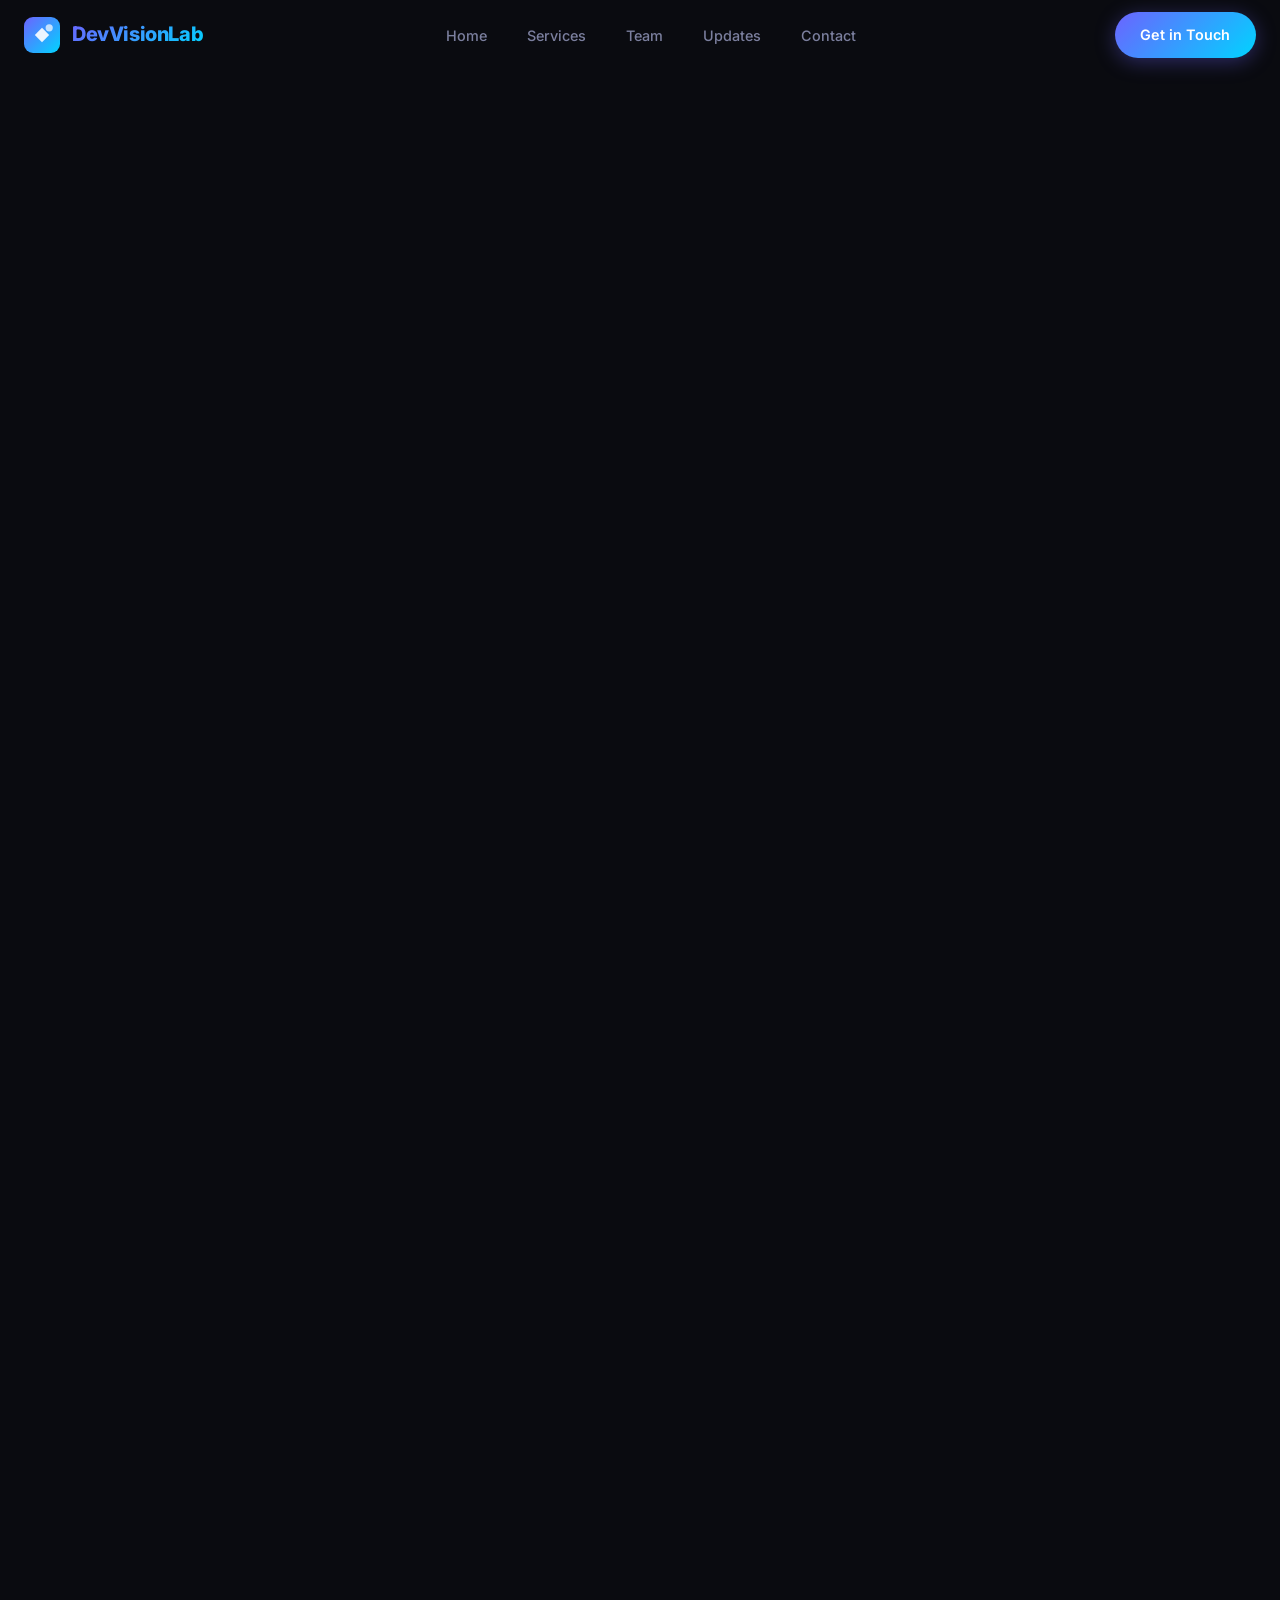
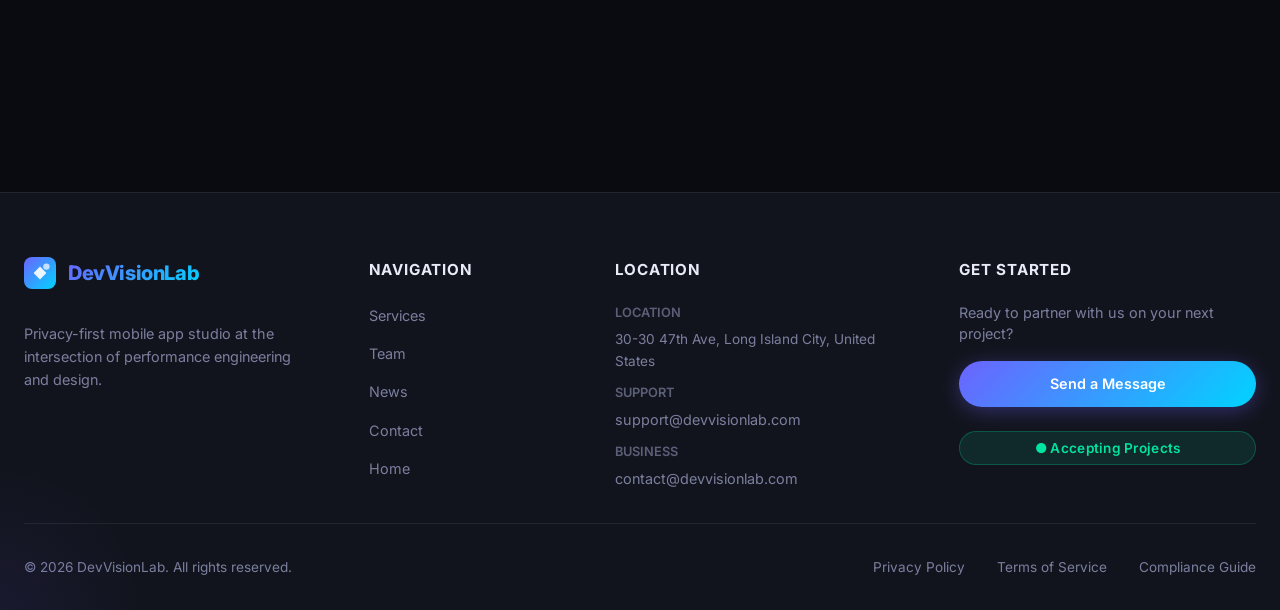
<file: privacy-policy.html>
<!DOCTYPE html>
<html lang="en">
<head>
  <meta charset="UTF-8"/>
  <meta name="viewport" content="width=device-width, initial-scale=1.0"/>
  <title>Privacy Policy - DevVisionLab</title>
  <meta name="description" content="Official Privacy Policy for DevVisionLab apps, including data collection, third-party sharing, global legal declarations, subscription transparency, and AI content notices."/>
  <meta name="robots" content="index, follow"/>
  <link rel="canonical" href="https://www.devvisionlab.com/privacy-policy.html"/>
  <meta property="og:title" content="Privacy Policy - DevVisionLab"/>
  <meta property="og:description" content="Read the official DevVisionLab Privacy Policy and global compliance declarations."/>
  <meta property="og:url" content="https://www.devvisionlab.com/privacy-policy.html"/>
  <meta property="og:image" content="https://www.devvisionlab.com/images/og-legal.png"/>
  <link rel="icon" type="image/svg+xml" href="images/logo-mark.svg"/>
  <link rel="stylesheet" href="css/fonts.css"/>
  <link rel="stylesheet" href="css/style.css"/>
  <link rel="stylesheet" href="css/pages.css"/>
  <link rel="stylesheet" href="css/animations.css"/>
</head>
<body>
<nav class="nav">
  <div class="nav-inner">
    <a href="index.html" class="nav-logo">
      <img src="images/logo-mark.svg" width="36" height="36" alt="DevVisionLab"/>
      <span class="logo-text gradient-text">DevVisionLab</span>
    </a>
    <ul class="nav-links">
      <li><a href="index.html">Home</a></li>
      <li><a href="services.html">Services</a></li>
      <li><a href="team.html">Team</a></li>
      <li><a href="news.html">Updates</a></li>
      <li><a href="contact.html">Contact</a></li>
    </ul>
    <a href="contact.html" class="btn btn-primary nav-cta">Get in Touch</a>
    <button class="hamburger" aria-label="Open menu"><span></span><span></span><span></span></button>
  </div>
</nav>
<div class="overlay"></div>
<nav class="mobile-nav">
  <div style="display:flex;justify-content:space-between;align-items:center;">
    <span class="logo-text gradient-text" style="font-size:1.1rem;font-weight:800;">DevVisionLab</span>
    <button class="mobile-nav-close" style="color:var(--clr-muted);font-size:1.5rem;line-height:1;">X</button>
  </div>
  <ul class="mobile-nav-links">
    <li><a href="index.html">Home</a></li>
    <li><a href="services.html">Services</a></li>
    <li><a href="team.html">Team</a></li>
    <li><a href="news.html">Updates</a></li>
    <li><a href="contact.html">Contact</a></li>
  </ul>
  <a href="contact.html" class="btn btn-primary">Get in Touch</a>
</nav>

<section style="padding-top:calc(var(--nav-h) + 4rem);padding-bottom:2rem;">
  <div class="container legal-content reveal">
    <span class="tag tag-primary" style="margin-bottom:1rem;">Legal</span>
    <h1 class="display-2" style="margin-bottom:.75rem;">Privacy Policy</h1>
    <p class="body-sm" style="color:var(--clr-muted);">Effective Date: 2026</p>
    <p style="color:var(--clr-muted);max-width:760px;margin-top:1rem;">This Privacy Policy explains how DevVisionLab handles website inquiries, app monetization data flows, subscription-related metadata, compliance requests, and local-first product experiences across our mobile app portfolio.</p>

    <div class="bento-card" style="margin-top:1.75rem;margin-bottom:2rem;padding:1.5rem 1.75rem;background:linear-gradient(145deg,rgba(108,99,255,.08),rgba(18,20,29,.96));border-color:rgba(108,99,255,.22);">
      <div class="card-shine"></div>
      <div style="display:grid;grid-template-columns:repeat(auto-fit,minmax(180px,1fr));gap:1rem;">
        <div>
          <div class="caption" style="margin-bottom:.4rem;">Core Principle</div>
          <div style="font-weight:700;">Local-first, privacy-first design</div>
        </div>
        <div>
          <div class="caption" style="margin-bottom:.4rem;">Main Contact</div>
          <div style="font-weight:700;"><a href="mailto:contact@devvisionlab.com">contact@devvisionlab.com</a></div>
        </div>
        <div>
          <div class="caption" style="margin-bottom:.4rem;">Region</div>
          <div style="font-weight:700;">EU / US / Global operations</div>
        </div>
      </div>
    </div>

    <div class="legal-toc" style="margin-top:2rem;">
      <h3 style="margin-top:0;">Table of Contents</h3>
      <ol>
        <li><a href="#scope">1. Scope and Applicability</a></li>
        <li><a href="#data-collection">2. Data Collection</a></li>
        <li><a href="#third-party-sharing">3. Third-Party Data Sharing</a></li>
        <li><a href="#global-legal">4. Global Regional Legal Declarations</a></li>
        <li><a href="#subscription">5. Auto-Renewal Subscription Transparency</a></li>
        <li><a href="#ai-content">6. AI Generated Content Declaration</a></li>
        <li><a href="#retention">7. Data Retention</a></li>
        <li><a href="#security">8. Security Measures</a></li>
        <li><a href="#children">9. Children's Privacy</a></li>
        <li><a href="#rights">10. User Rights and Requests</a></li>
        <li><a href="#transfers">11. International Processing and Transfers</a></li>
        <li><a href="#changes">12. Policy Updates</a></li>
        <li><a href="#contact-legal">13. Contact Information</a></li>
      </ol>
    </div>

    <h2 id="scope">1. Scope and Applicability</h2>
    <p>This Privacy Policy applies to DevVisionLab-operated websites, mobile applications, subscription flows, advertising-supported app experiences, and related support or compliance communications, unless a product-specific notice states otherwise.</p>
    <p>The exact data footprint may differ by app, feature, device platform, monetization model, and jurisdiction.</p>

    <h2 id="data-collection">2. Data Collection</h2>
    <p>DevVisionLab develops mobile applications with a privacy-first architecture. Depending on the app feature set, platform requirements, and monetization model, we may collect or process the following categories of data:</p>
    <h3>1.1 Device Fingerprints and Advertising Identifiers</h3>
    <ul>
      <li>Identifiers may include IDFA (iOS), GAID (Google Android Advertising ID), OAID (Open Anonymous Device Identifier), IP address-derived coarse location, app instance ID, SDK-generated session IDs, and anti-fraud device hashes.</li>
      <li>These identifiers are used for ad delivery, ad frequency control, attribution, anti-fraud, and measurement of IAA campaigns.</li>
      <li>Where required by law, consent is collected before enabling personalized ads or identifier access.</li>
    </ul>
    <h3>1.2 Network and Diagnostics Data</h3>
    <ul>
      <li>Network type, region-level locale, app version, crash logs, error traces, and performance telemetry may be processed to maintain security, stability, and service quality.</li>
      <li>Diagnostics are used for debugging, abuse prevention, and compatibility optimization across devices and OS versions.</li>
    </ul>
    <h3>1.3 Behavioral Data for IAA Monetization</h3>
    <ul>
      <li>For advertising-supported experiences, SDKs may process event-level data such as ad impression, ad click, rewarded completion, and basic engagement context.</li>
      <li>Behavioral signals are used for ad relevance, capping, attribution, and fraud detection.</li>
    </ul>
    <h3>1.4 Financial and Transaction Data for IAP</h3>
    <ul>
      <li>For in-app purchases and subscriptions, we may receive transaction status metadata from platform payment providers (for example receipt validity, subscription state, product SKU, currency, and renewal status).</li>
      <li>We do not directly store full card numbers. Payment processing is handled by authorized platform providers.</li>
    </ul>
    <h3>1.5 Support, Contact, and Compliance Request Data</h3>
    <ul>
      <li>If you contact us by email or through our website forms, we may process your name, email address, organization name, inquiry subject, message content, and any materials you voluntarily provide.</li>
      <li>These records are used to answer support requests, resolve disputes, document compliance handling, and improve customer experience.</li>
    </ul>
    <h3>1.6 Local-First Product Data</h3>
    <ul>
      <li>Many DevVisionLab apps are built so that primary user content such as notes, habits, journals, personal metrics, categories, and encrypted files remain stored locally on the user's device.</li>
      <li>Where data stays exclusively on-device, DevVisionLab does not receive or centrally host that content unless you deliberately export, share, or transmit it to us for support or legal review.</li>
    </ul>

    <h2 id="third-party-sharing">3. Third-Party Data Sharing</h2>
    <p>To provide core business functions, certain data may be processed by vetted third parties under contractual controls.</p>
    <h3>2.1 Ad Mediation and Monetization Partners</h3>
    <ul>
      <li>AppLovin MAX</li>
      <li>Google AdMob</li>
      <li>Unity LevelPlay</li>
    </ul>
    <p>These partners may process advertising identifiers, contextual app signals, and ad interaction data to serve and measure ads.</p>
    <h3>2.2 Attribution and Measurement (MMP) Partners</h3>
    <ul>
      <li>AppsFlyer</li>
      <li>Adjust</li>
      <li>Singular</li>
    </ul>
    <p>These services may process campaign, install, and post-install events for attribution, anti-fraud, and performance analysis.</p>
    <h3>2.3 Payment and Commerce Providers</h3>
    <ul>
      <li>Apple Inc. (App Store in-app purchase and subscription billing)</li>
      <li>Google LLC (Google Play billing services)</li>
    </ul>
    <p>Billing providers process payment transactions and provide limited order/subscription metadata back to the app ecosystem.</p>
    <h3>2.4 Legal, Security, and Compliance Disclosures</h3>
    <ul>
      <li>We may disclose information where reasonably necessary to comply with law, enforce platform rules, prevent fraud, protect our users, respond to valid legal requests, or defend legal claims.</li>
      <li>Where legally permitted, we seek to limit disclosures to the minimum data required for the stated purpose.</li>
    </ul>
    <h3>2.5 No Sale of Personal Data by Default Design</h3>
    <ul>
      <li>DevVisionLab does not build business operations around selling raw user-created local content.</li>
      <li>Where a jurisdiction interprets certain ad-tech disclosures as a "sale" or "sharing" under local law, we provide applicable rights and opt-out handling in accordance with that law.</li>
    </ul>

    <h2 id="global-legal">4. Global Regional Legal Declarations</h2>
    <p>DevVisionLab supports a global user base. We implement compliance controls based on user location and applicable law.</p>
    <h3>3.1 European Union and United Kingdom</h3>
    <ul>
      <li>GDPR and UK-GDPR legal bases, transparency notices, and data subject rights support.</li>
      <li>DSA transparency obligations for ad disclosure and complaint channels, where applicable.</li>
      <li>Users may request access, correction, deletion, restriction, or objection as required by law.</li>
    </ul>
    <h3>3.2 United States</h3>
    <ul>
      <li>CCPA/CPRA-aligned rights for California users, including right to know, delete, and correct.</li>
      <li>Regional state-level frameworks may include Virginia (VCDPA), Colorado, Texas, Washington and other enacted privacy statutes.</li>
      <li>Where applicable, users may opt out of certain targeted advertising or profiling activities.</li>
    </ul>
    <h3>3.3 Brazil</h3>
    <ul>
      <li>LGPD compliance processes are implemented for lawful processing, user requests, and cross-border safeguards.</li>
    </ul>
    <h3>3.4 China</h3>
    <ul>
      <li>PIPL-oriented transparency, purpose limitation, and consent handling are applied where China-region data processing is involved.</li>
    </ul>
    <h3>3.5 India</h3>
    <ul>
      <li>DPDP Act principles are reflected in notice design, consent preference handling, and grievance workflows.</li>
    </ul>
    <h3>3.6 Saudi Arabia</h3>
    <ul>
      <li>PDPL requirements are considered for lawful basis, minimization, and governance controls where applicable.</li>
    </ul>
    <h3>3.7 Canada</h3>
    <ul>
      <li>PIPEDA-aligned practices are used for transparency, accountability, and user-request workflows.</li>
    </ul>
    <h3>3.8 Japan</h3>
    <ul>
      <li>APPI-compatible practices are used for notice, purpose use boundaries, and international transfer safeguards where required.</li>
    </ul>
    <p>Where multiple legal frameworks apply at once, DevVisionLab may adopt the stricter requirement set as an operational baseline, especially for transparency, consent capture, deletion workflows, and anti-fraud governance.</p>

    <h2 id="subscription">5. Auto-Renewal Subscription Transparency</h2>
    <ul>
      <li>Subscription products may renew automatically unless canceled before the end of the current billing period.</li>
      <li>Billing frequency, trial terms, renewal price, and cancellation pathways are presented prior to purchase.</li>
      <li>Users can manage or cancel subscriptions through Apple App Store or Google Play account settings.</li>
      <li>Refund handling follows applicable platform rules and local legal obligations.</li>
    </ul>
    <p>Where required by consumer protection law, we aim to present renewal terms in a clear, conspicuous, and pre-purchase format, including renewal cadence, trial conversion timing, and any materially different renewal pricing.</p>

    <h2 id="ai-content">6. AI Generated Content Declaration</h2>
    <ul>
      <li>Some app features may use AI-assisted generation or AI-assisted suggestion logic.</li>
      <li>AI outputs may be probabilistic and can contain inaccuracies; users should independently verify critical content.</li>
      <li>AI-generated outputs do not automatically represent professional, medical, legal, tax, or financial advice.</li>
      <li>Where model services are used, only necessary data is processed and governed by contractual and compliance controls.</li>
    </ul>

    <h2 id="retention">7. Data Retention</h2>
    <ul>
      <li>We retain data only for as long as necessary for the purposes described in this Policy, including legal compliance, fraud prevention, billing verification, dispute handling, and service integrity.</li>
      <li>App content that remains solely on your device is primarily controlled by you and may persist until you delete the app, delete local content, or remove device backups.</li>
      <li>Support emails, compliance requests, and abuse investigation records may be retained for a reasonable period to document resolution, enforce rights, and respond to repeat issues.</li>
      <li>Advertising and attribution partners may retain data under their own retention schedules, subject to their contracts, policies, and applicable law.</li>
    </ul>

    <h2 id="security">8. Security Measures</h2>
    <ul>
      <li>We implement technical and organizational safeguards appropriate to the nature of the processing, including access limitation, vendor review, encrypted local storage patterns where supported, and fraud monitoring.</li>
      <li>No system can be guaranteed to be completely secure, but we design products to minimize central exposure by preferring local-device storage whenever practical.</li>
      <li>If a security incident materially affects personal data under our control, we will respond in accordance with applicable breach-notification obligations.</li>
    </ul>

    <h2 id="children">9. Children's Privacy</h2>
    <ul>
      <li>DevVisionLab services are not intentionally directed to children where collection, advertising, or subscription handling would require special legal treatment without verified parental authorization.</li>
      <li>If we learn that personal data has been collected from a child in violation of applicable law, we will take reasonable steps to delete or de-identify the data and restrict further processing.</li>
      <li>Parents or guardians who believe a child has provided personal data may contact us for review and assistance.</li>
    </ul>

    <h2 id="rights">10. User Rights and Requests</h2>
    <p>Depending on your jurisdiction, you may have rights relating to your personal data, including:</p>
    <ul>
      <li>Right to know or access the categories and sources of data processed.</li>
      <li>Right to request correction of inaccurate data.</li>
      <li>Right to request deletion, subject to legal or security exceptions.</li>
      <li>Right to object to or restrict certain processing in specific circumstances.</li>
      <li>Right to withdraw consent where processing relies on consent.</li>
      <li>Right to opt out of certain targeted advertising or data-sharing frameworks where required by regional law.</li>
      <li>Right to appeal or lodge a complaint with a competent regulator where applicable.</li>
    </ul>
    <p>To exercise these rights, contact us using the email details listed below. We may request enough information to verify identity and prevent unauthorized disclosure.</p>

    <h2 id="transfers">11. International Processing and Transfers</h2>
    <ul>
      <li>DevVisionLab operates internationally and may rely on vendors, platforms, and support workflows that involve processing across multiple jurisdictions.</li>
      <li>Where cross-border transfers occur, we seek to apply lawful transfer mechanisms, supplementary safeguards, contractual controls, and minimization practices required by applicable law.</li>
      <li>Data localization or residency requirements may apply in certain markets, and we may adapt product behavior, vendor configuration, or legal workflows accordingly.</li>
    </ul>

    <h2 id="changes">12. Policy Updates</h2>
    <ul>
      <li>We may update this Privacy Policy to reflect legal changes, platform policy updates, new product features, vendor changes, or security and compliance improvements.</li>
      <li>When changes are material, we may provide notice through the website, in-app messaging, or other reasonable communication channels.</li>
      <li>Your continued use of the relevant services after the updated Policy becomes effective may constitute acknowledgment of the revised terms, subject to mandatory law.</li>
    </ul>

    <h2 id="contact-legal">13. Contact Information</h2>
    <p>For privacy requests, legal notices, or compliance inquiries:</p>
    <ul>
      <li>Email: <a href="mailto:contact@devvisionlab.com">contact@devvisionlab.com</a></li>
      <li>Support: <a href="mailto:support@devvisionlab.com">support@devvisionlab.com</a></li>
            <li>Address: 30-30 47th Ave, Long Island City, United States</li>
    </ul>
  </div>
</section>

<footer class="footer">
  <div class="container">
    <div class="footer-grid">
      <div>
        <a href="index.html" class="nav-logo" style="margin-bottom:1.25rem;display:inline-flex;">
          <img src="images/logo-mark.svg" width="32" height="32" alt="DevVisionLab"/>
          <span class="logo-text gradient-text">DevVisionLab</span>
        </a>
        <p style="color:var(--clr-muted);font-size:.9rem;line-height:1.6;max-width:280px;margin-top:.75rem;">
          Privacy-first mobile app studio at the intersection of performance engineering and design.
        </p>
      </div>
      <div>
        <h5 style="font-weight:700;margin-bottom:1.25rem;font-size:.95rem;text-transform:uppercase;letter-spacing:.05em;">Navigation</h5>
        <ul style="display:flex;flex-direction:column;gap:.75rem;">
          <li><a href="services.html" class="footer-link" style="color:var(--clr-muted);font-size:.9rem;">Services</a></li>
          <li><a href="team.html" class="footer-link" style="color:var(--clr-muted);font-size:.9rem;">Team</a></li>
          <li><a href="news.html" class="footer-link" style="color:var(--clr-muted);font-size:.9rem;">News</a></li>
          <li><a href="contact.html" class="footer-link" style="color:var(--clr-muted);font-size:.9rem;">Contact</a></li>
          <li><a href="index.html" class="footer-link" style="color:var(--clr-muted);font-size:.9rem;">Home</a></li>
        </ul>
      </div>
      <div>
        <h5 style="font-weight:700;margin-bottom:1.25rem;font-size:.95rem;text-transform:uppercase;letter-spacing:.05em;">Location</h5>
        <div style="display:flex;flex-direction:column;gap:.6rem;">
          <div style="color:var(--clr-muted);font-size:.85rem;">
            <strong style="color:var(--clr-muted);display:block;font-size:.8rem;font-weight:600;margin-bottom:.3rem;text-transform:uppercase;opacity:.7;">Location</strong>
            30-30 47th Ave, Long Island City, United States
          </div>
          <div style="color:var(--clr-muted);font-size:.85rem;">
            <strong style="color:var(--clr-muted);display:block;font-size:.8rem;font-weight:600;margin-bottom:.3rem;text-transform:uppercase;opacity:.7;">Support</strong>
            <a href="mailto:support@devvisionlab.com" class="footer-link" style="color:var(--clr-muted);font-size:.9rem;text-decoration:none;">support@devvisionlab.com</a>
          </div>
          <div style="color:var(--clr-muted);font-size:.85rem;">
            <strong style="color:var(--clr-muted);display:block;font-size:.8rem;font-weight:600;margin-bottom:.3rem;text-transform:uppercase;opacity:.7;">Business</strong>
            <a href="mailto:contact@devvisionlab.com" class="footer-link" style="color:var(--clr-muted);font-size:.9rem;text-decoration:none;">contact@devvisionlab.com</a>
          </div>
        </div>
      </div>
      <div>
        <h5 style="font-weight:700;margin-bottom:1.25rem;font-size:.95rem;text-transform:uppercase;letter-spacing:.05em;">Get Started</h5>
        <p style="color:var(--clr-muted);font-size:.9rem;margin-bottom:1rem;line-height:1.5;">Ready to partner with us on your next project?</p>
        <a href="contact.html" class="btn btn-primary" style="width:100%;justify-content:center;font-size:.9rem;">Send a Message</a>
        <div style="margin-top:1.5rem;">
          <span class="tag tag-green" style="font-size:.85rem;">● Accepting Projects</span>
        </div>
      </div>
    </div>
    <div class="footer-legal">
      <span style="font-size:.85rem;">© 2026 DevVisionLab. All rights reserved.</span>
      <div class="footer-legal-links">
        <a href="privacy-policy.html">Privacy Policy</a>
        <a href="terms-of-service.html">Terms of Service</a>
        <a href="terms-of-service.html#tech-compliance">Compliance Guide</a>
      </div>
    </div>
  </div>
</footer>

<script src="js/main.js"></script>
</body>
</html>
</file>
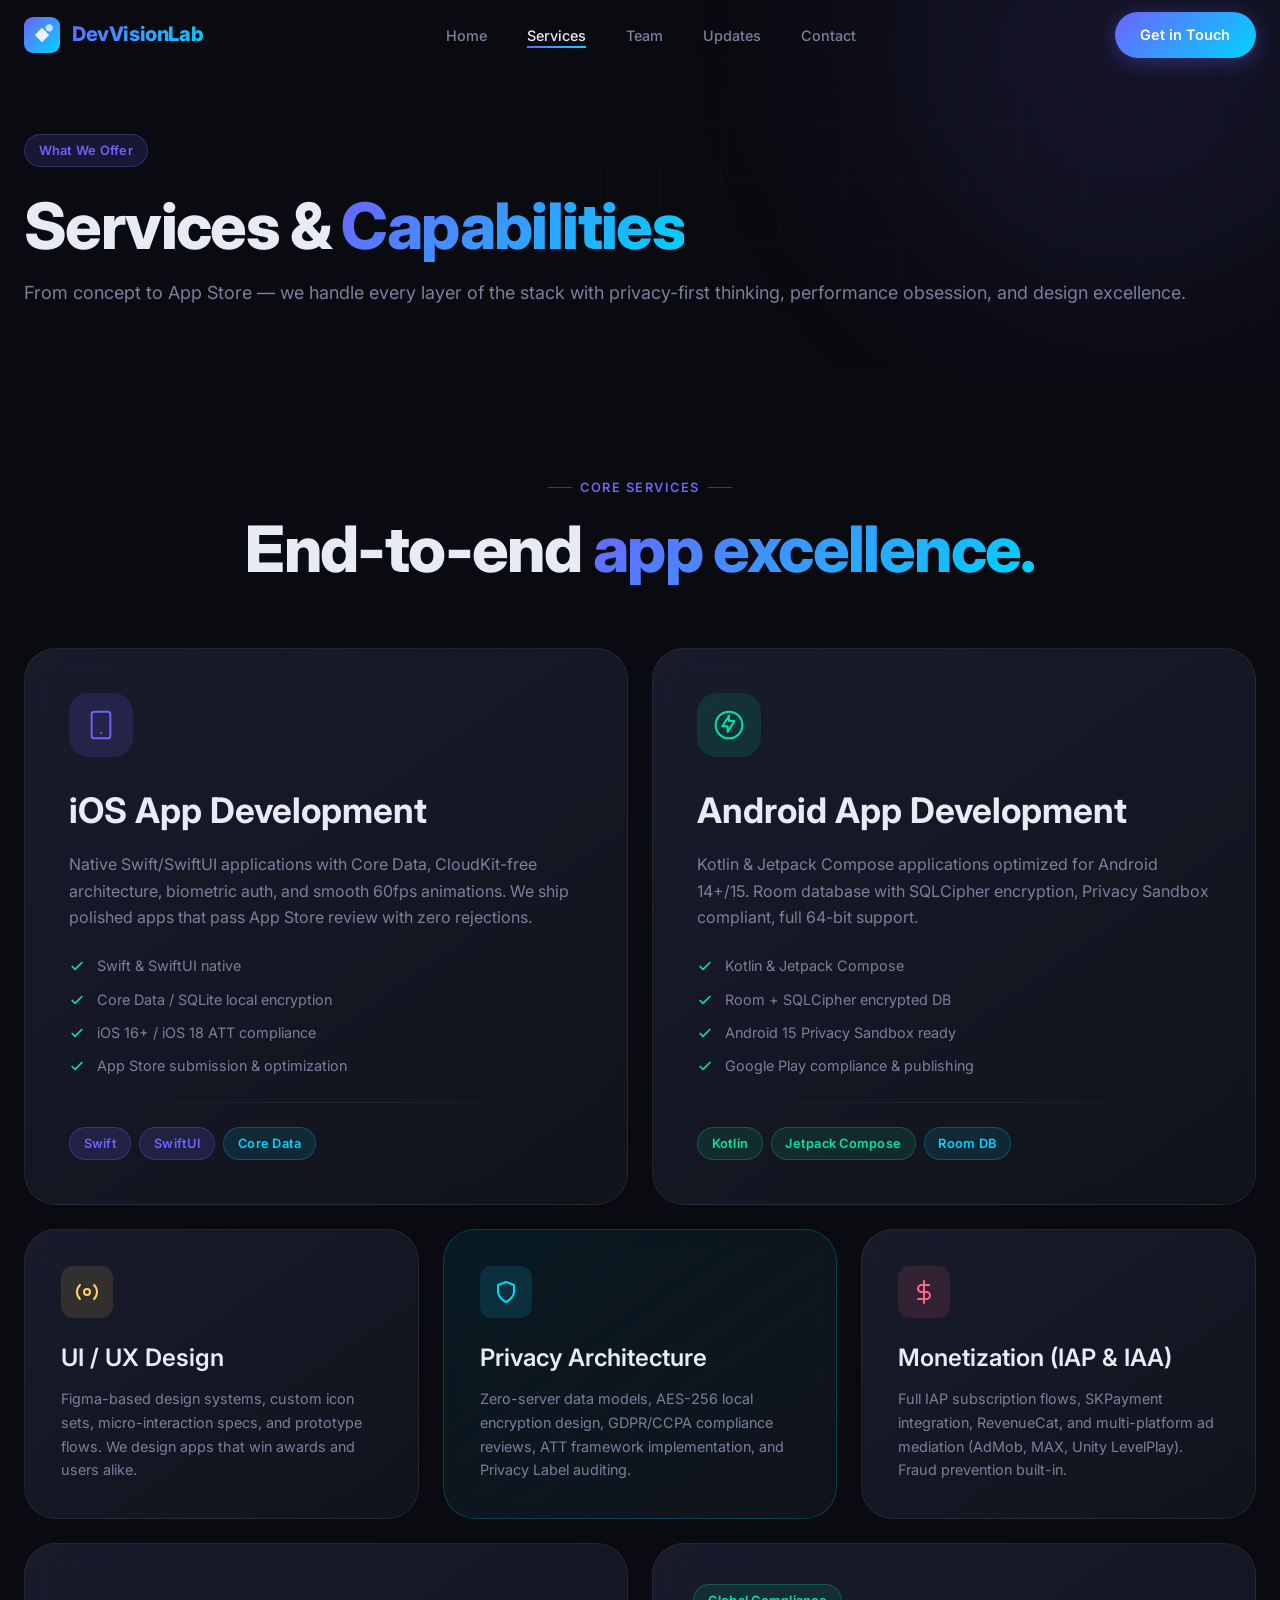
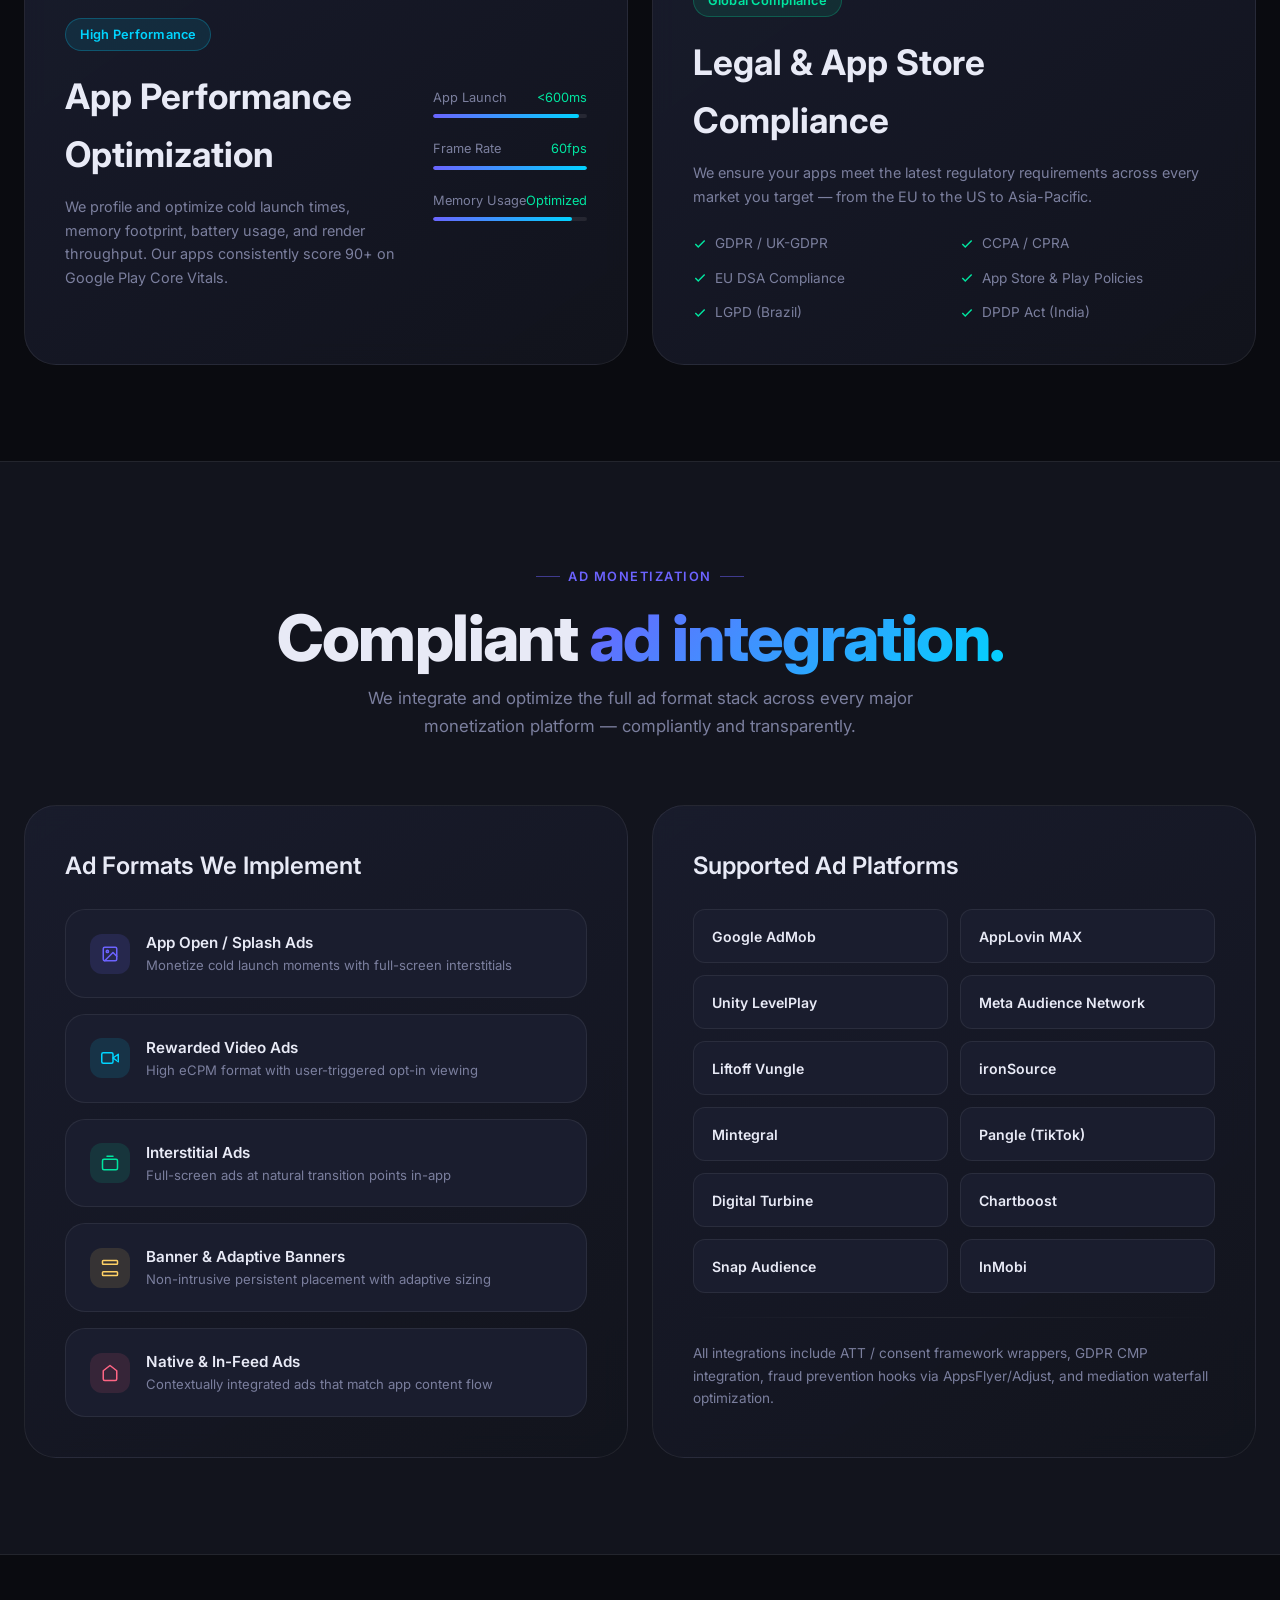
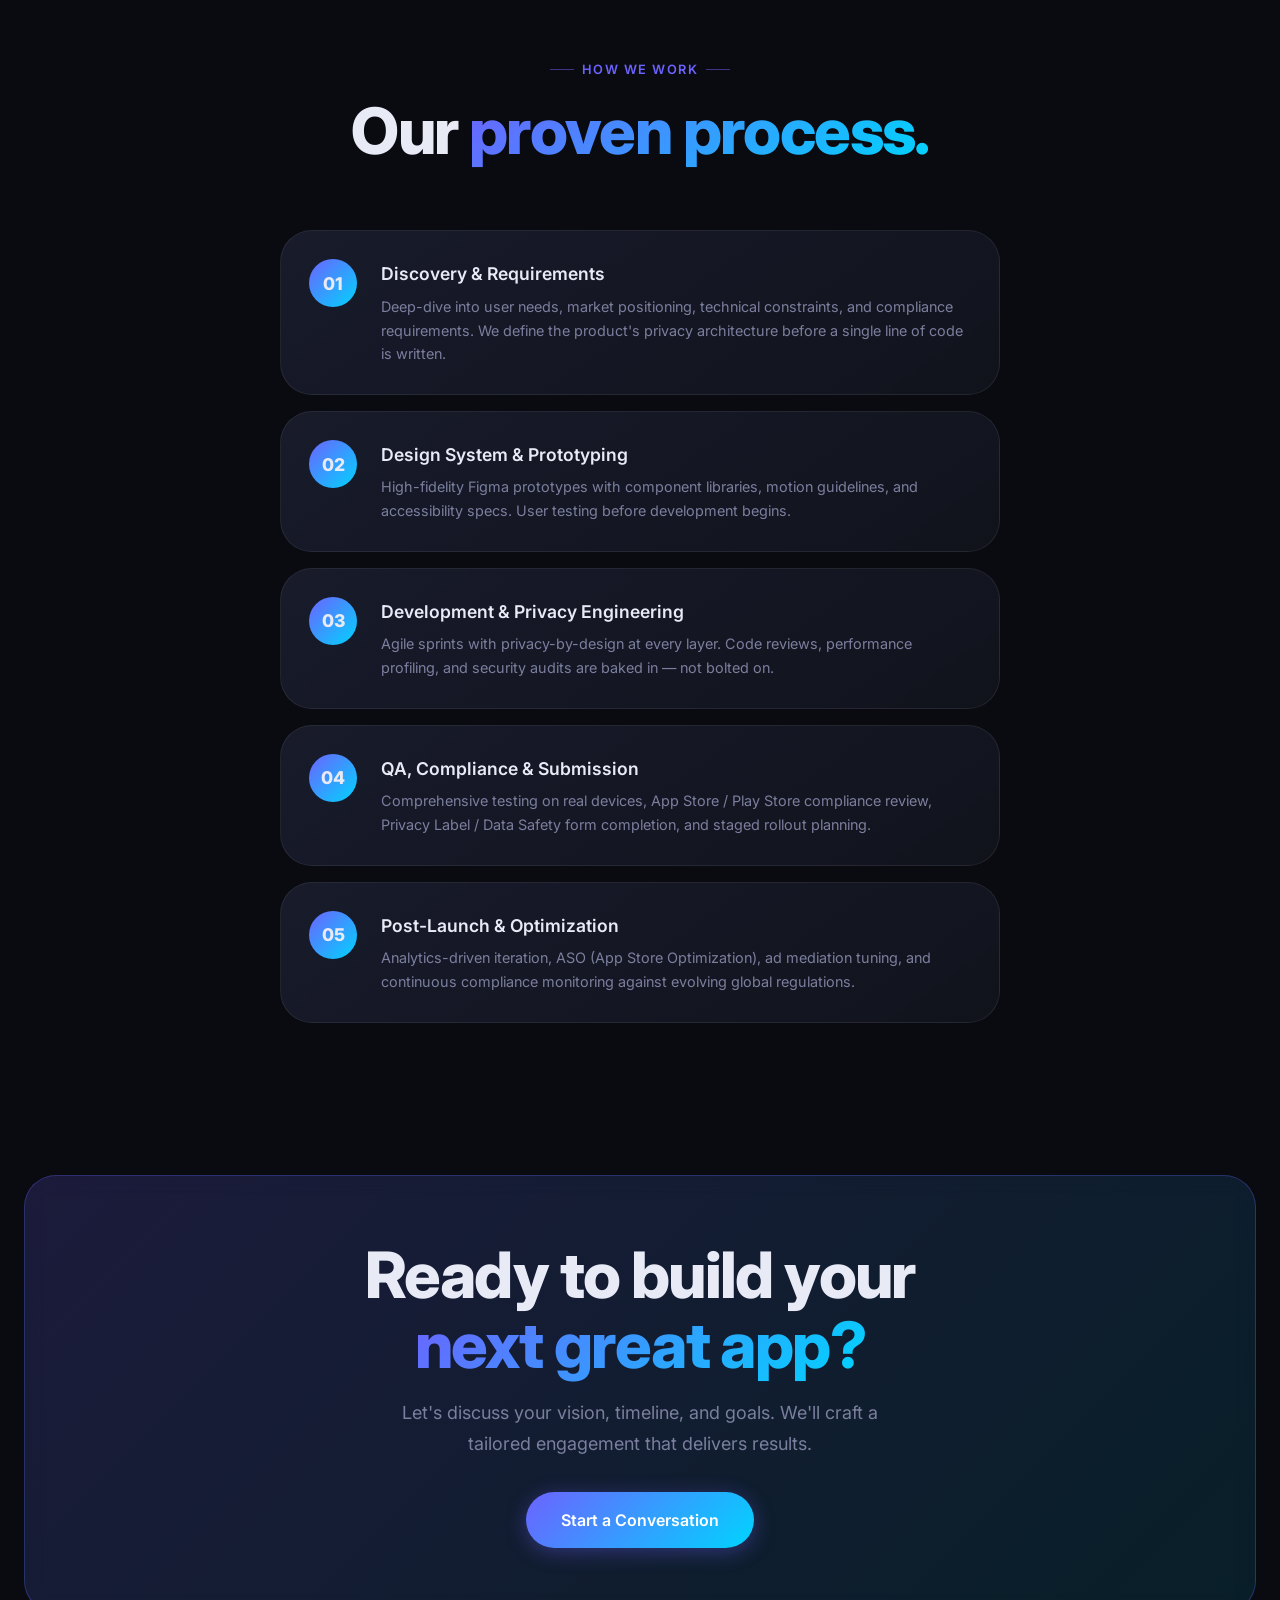
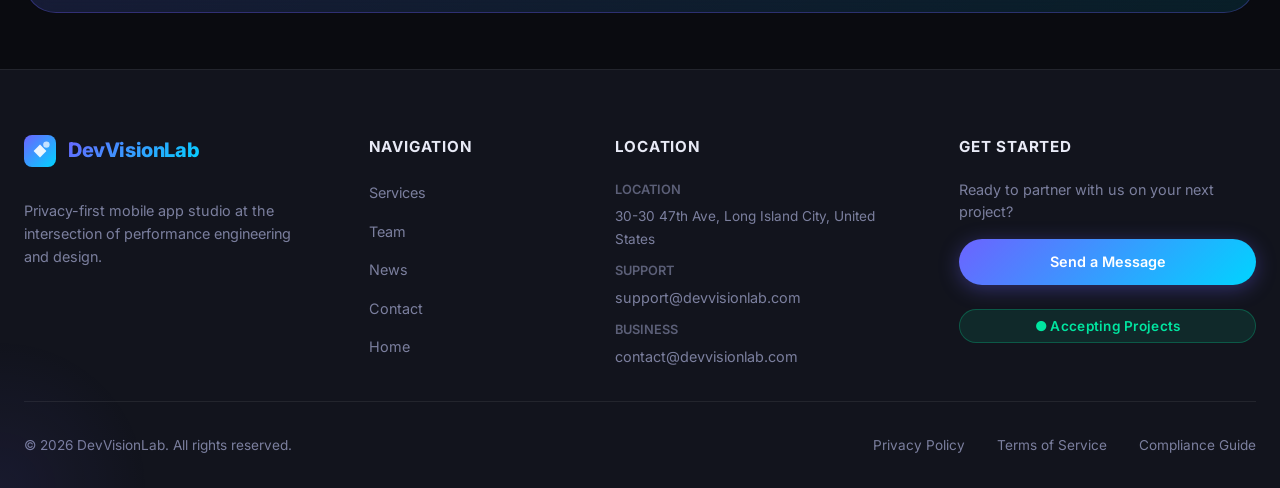
<file: services.html>
<!DOCTYPE html>
<html lang="en">
<head>
  <meta charset="UTF-8"/>
  <meta name="viewport" content="width=device-width, initial-scale=1.0"/>
  <meta http-equiv="X-UA-Compatible" content="IE=edge"/>
  <title>Services – DevVisionLab | Mobile App Development & Design</title>
  <meta name="description" content="DevVisionLab offers full-cycle iOS and Android app development, UI/UX design, local data architecture, privacy engineering, and monetization (IAP/IAA) services."/>
  <meta name="robots" content="index, follow"/>
  <link rel="canonical" href="https://www.devvisionlab.com/services.html"/>
  <meta property="og:title" content="Services – DevVisionLab"/>
  <meta property="og:description" content="Full-cycle mobile app development with privacy-first architecture, beautiful UI/UX, and global compliance."/>
  <meta property="og:url" content="https://www.devvisionlab.com/services.html"/>
  <meta property="og:image" content="https://www.devvisionlab.com/images/og-services.png"/>
  <script type="application/ld+json">
  {
    "@context": "https://schema.org",
    "@type": "WebPage",
    "name": "Services – DevVisionLab",
    "url": "https://www.devvisionlab.com/services.html",
    "description": "Mobile app development, UI/UX design, privacy architecture, and monetization services.",
    "isPartOf": { "@type": "WebSite", "url": "https://www.devvisionlab.com" }
  }
  </script>
  <link rel="icon" type="image/svg+xml" href="images/logo-mark.svg"/>
  <link rel="stylesheet" href="css/fonts.css"/>
  <link rel="stylesheet" href="css/style.css"/>
  <link rel="stylesheet" href="css/pages.css"/>
  <link rel="stylesheet" href="css/animations.css"/>
  <link rel="preconnect" href="https://fonts.googleapis.com"/>
  <link rel="preconnect" href="https://fonts.gstatic.com" crossorigin/>
</head>
<body>

<!-- NAV -->
<nav class="nav" aria-label="Main navigation">
  <div class="nav-inner">
    <a href="index.html" class="nav-logo" aria-label="DevVisionLab Home">
      <img src="images/logo-mark.svg" width="36" height="36" alt="DevVisionLab logo"/>
      <span class="logo-text gradient-text">DevVisionLab</span>
    </a>
    <ul class="nav-links" role="list">
      <li><a href="index.html">Home</a></li>
      <li><a href="services.html" class="active">Services</a></li>
      <li><a href="team.html">Team</a></li>
      <li><a href="news.html">Updates</a></li>
      <li><a href="contact.html">Contact</a></li>
    </ul>
    <a href="contact.html" class="btn btn-primary nav-cta">Get in Touch</a>
    <button class="hamburger" aria-label="Open menu"><span></span><span></span><span></span></button>
  </div>
</nav>
<div class="overlay"></div>
<nav class="mobile-nav">
  <div style="display:flex;justify-content:space-between;align-items:center;">
    <span class="logo-text gradient-text" style="font-size:1.1rem;font-weight:800;">DevVisionLab</span>
    <button class="mobile-nav-close" style="color:var(--clr-muted);font-size:1.5rem;line-height:1;">✕</button>
  </div>
  <ul class="mobile-nav-links">
    <li><a href="index.html">Home</a></li>
    <li><a href="services.html">Services</a></li>
    <li><a href="team.html">Team</a></li>
    <li><a href="news.html">Updates</a></li>
    <li><a href="contact.html">Contact</a></li>
  </ul>
  <a href="contact.html" class="btn btn-primary">Get in Touch</a>
</nav>

<!-- PAGE HERO -->
<section style="padding-top:calc(var(--nav-h) + 4rem);padding-bottom:4rem;position:relative;overflow:hidden;">
  <div class="blob" style="width:500px;height:500px;background:rgba(108,99,255,.1);top:-200px;right:-100px;animation-duration:14s;z-index:0;"></div>
  <div class="hero-grid"></div>
  <div class="container" style="position:relative;z-index:1;">
    <div class="reveal">
      <span class="tag tag-primary" style="margin-bottom:1.5rem;">What We Offer</span>
      <h1 class="display-2" style="margin-bottom:1rem;">Services &amp; <span class="gradient-text">Capabilities</span></h1>
      <p class="body-lg" style="color:var(--clr-muted);">From concept to App Store — we handle every layer of the stack with privacy-first thinking, performance obsession, and design excellence.</p>
    </div>
  </div>
</section>

<!-- CORE SERVICES BENTO -->
<section class="section" aria-label="Core services">
  <div class="container">
    <div class="section-header reveal">
      <div class="eyebrow">Core Services</div>
      <h2 class="display-2">End-to-end <span class="gradient-text">app excellence.</span></h2>
    </div>

    <div class="bento-grid stagger">

      <!-- iOS Development -->
      <div class="bento-card service-big-card" style="grid-column:span 6;padding:2.75rem;">
        <div class="card-shine"></div>
        <div class="service-icon-xl" style="background:rgba(108,99,255,.15);margin-bottom:1.5rem;">
          <svg width="32" height="32" viewBox="0 0 24 24" fill="none" stroke="#6c63ff" stroke-width="1.5" stroke-linecap="round" stroke-linejoin="round"><rect x="5" y="2" width="14" height="20" rx="2" ry="2"/><line x1="12" y1="18" x2="12.01" y2="18"/></svg>
        </div>
        <h3 class="h2" style="margin-bottom:.75rem;">iOS App Development</h3>
        <p style="color:var(--clr-muted);margin-bottom:1.5rem;">Native Swift/SwiftUI applications with Core Data, CloudKit-free architecture, biometric auth, and smooth 60fps animations. We ship polished apps that pass App Store review with zero rejections.</p>
        <ul style="display:flex;flex-direction:column;gap:.6rem;">
          <li style="display:flex;align-items:center;gap:.75rem;color:var(--clr-muted);font-size:.9rem;"><svg width="16" height="16" viewBox="0 0 24 24" fill="none" stroke="#00e5a0" stroke-width="2.5"><polyline points="20 6 9 17 4 12"/></svg> Swift &amp; SwiftUI native</li>
          <li style="display:flex;align-items:center;gap:.75rem;color:var(--clr-muted);font-size:.9rem;"><svg width="16" height="16" viewBox="0 0 24 24" fill="none" stroke="#00e5a0" stroke-width="2.5"><polyline points="20 6 9 17 4 12"/></svg> Core Data / SQLite local encryption</li>
          <li style="display:flex;align-items:center;gap:.75rem;color:var(--clr-muted);font-size:.9rem;"><svg width="16" height="16" viewBox="0 0 24 24" fill="none" stroke="#00e5a0" stroke-width="2.5"><polyline points="20 6 9 17 4 12"/></svg> iOS 16+ / iOS 18 ATT compliance</li>
          <li style="display:flex;align-items:center;gap:.75rem;color:var(--clr-muted);font-size:.9rem;"><svg width="16" height="16" viewBox="0 0 24 24" fill="none" stroke="#00e5a0" stroke-width="2.5"><polyline points="20 6 9 17 4 12"/></svg> App Store submission &amp; optimization</li>
        </ul>
        <div class="divider"></div>
        <div style="display:flex;gap:.5rem;flex-wrap:wrap;">
          <span class="tag tag-primary">Swift</span>
          <span class="tag tag-primary">SwiftUI</span>
          <span class="tag tag-accent">Core Data</span>
        </div>
      </div>

      <!-- Android Development -->
      <div class="bento-card service-big-card" style="grid-column:span 6;padding:2.75rem;">
        <div class="card-shine"></div>
        <div class="service-icon-xl" style="background:rgba(0,229,160,.12);margin-bottom:1.5rem;">
          <svg width="32" height="32" viewBox="0 0 24 24" fill="none" stroke="#00e5a0" stroke-width="1.5" stroke-linecap="round" stroke-linejoin="round"><path d="M12 2C6.48 2 2 6.48 2 12s4.48 10 10 10 10-4.48 10-10S17.52 2 12 2zm-1 15v-4H7l5-8v4h4l-5 8z"/></svg>
        </div>
        <h3 class="h2" style="margin-bottom:.75rem;">Android App Development</h3>
        <p style="color:var(--clr-muted);margin-bottom:1.5rem;">Kotlin &amp; Jetpack Compose applications optimized for Android 14+/15. Room database with SQLCipher encryption, Privacy Sandbox compliant, full 64-bit support.</p>
        <ul style="display:flex;flex-direction:column;gap:.6rem;">
          <li style="display:flex;align-items:center;gap:.75rem;color:var(--clr-muted);font-size:.9rem;"><svg width="16" height="16" viewBox="0 0 24 24" fill="none" stroke="#00e5a0" stroke-width="2.5"><polyline points="20 6 9 17 4 12"/></svg> Kotlin &amp; Jetpack Compose</li>
          <li style="display:flex;align-items:center;gap:.75rem;color:var(--clr-muted);font-size:.9rem;"><svg width="16" height="16" viewBox="0 0 24 24" fill="none" stroke="#00e5a0" stroke-width="2.5"><polyline points="20 6 9 17 4 12"/></svg> Room + SQLCipher encrypted DB</li>
          <li style="display:flex;align-items:center;gap:.75rem;color:var(--clr-muted);font-size:.9rem;"><svg width="16" height="16" viewBox="0 0 24 24" fill="none" stroke="#00e5a0" stroke-width="2.5"><polyline points="20 6 9 17 4 12"/></svg> Android 15 Privacy Sandbox ready</li>
          <li style="display:flex;align-items:center;gap:.75rem;color:var(--clr-muted);font-size:.9rem;"><svg width="16" height="16" viewBox="0 0 24 24" fill="none" stroke="#00e5a0" stroke-width="2.5"><polyline points="20 6 9 17 4 12"/></svg> Google Play compliance &amp; publishing</li>
        </ul>
        <div class="divider"></div>
        <div style="display:flex;gap:.5rem;flex-wrap:wrap;">
          <span class="tag tag-green">Kotlin</span>
          <span class="tag tag-green">Jetpack Compose</span>
          <span class="tag tag-accent">Room DB</span>
        </div>
      </div>

      <!-- UI/UX Design -->
      <div class="bento-card" style="grid-column:span 4;padding:2.25rem;">
        <div class="card-shine"></div>
        <div class="icon-box icon-box-gold" style="margin-bottom:1.25rem;">
          <svg width="24" height="24" viewBox="0 0 24 24" fill="none" stroke="#ffd166" stroke-width="2" stroke-linecap="round" stroke-linejoin="round"><circle cx="12" cy="12" r="3"/><path d="M19.07 4.93a10 10 0 0 1 0 14.14M4.93 4.93a10 10 0 0 0 0 14.14"/></svg>
        </div>
        <h3 class="h3" style="margin-bottom:.6rem;">UI / UX Design</h3>
        <p style="color:var(--clr-muted);font-size:.9rem;">Figma-based design systems, custom icon sets, micro-interaction specs, and prototype flows. We design apps that win awards and users alike.</p>
      </div>

      <!-- Privacy Architecture -->
      <div class="bento-card" style="grid-column:span 4;padding:2.25rem;background:linear-gradient(145deg,rgba(0,212,255,.08),rgba(18,20,29,.95));border-color:rgba(0,212,255,.2);">
        <div class="card-shine"></div>
        <div class="icon-box icon-box-accent" style="margin-bottom:1.25rem;">
          <svg width="24" height="24" viewBox="0 0 24 24" fill="none" stroke="#00d4ff" stroke-width="2" stroke-linecap="round" stroke-linejoin="round"><path d="M12 22s8-4 8-10V5l-8-3-8 3v7c0 6 8 10 8 10z"/></svg>
        </div>
        <h3 class="h3" style="margin-bottom:.6rem;">Privacy Architecture</h3>
        <p style="color:var(--clr-muted);font-size:.9rem;">Zero-server data models, AES-256 local encryption design, GDPR/CCPA compliance reviews, ATT framework implementation, and Privacy Label auditing.</p>
      </div>

      <!-- Monetization -->
      <div class="bento-card" style="grid-column:span 4;padding:2.25rem;">
        <div class="card-shine"></div>
        <div class="icon-box icon-box-pink" style="margin-bottom:1.25rem;">
          <svg width="24" height="24" viewBox="0 0 24 24" fill="none" stroke="#ff6584" stroke-width="2" stroke-linecap="round" stroke-linejoin="round"><line x1="12" y1="1" x2="12" y2="23"/><path d="M17 5H9.5a3.5 3.5 0 0 0 0 7h5a3.5 3.5 0 0 1 0 7H6"/></svg>
        </div>
        <h3 class="h3" style="margin-bottom:.6rem;">Monetization (IAP &amp; IAA)</h3>
        <p style="color:var(--clr-muted);font-size:.9rem;">Full IAP subscription flows, SKPayment integration, RevenueCat, and multi-platform ad mediation (AdMob, MAX, Unity LevelPlay). Fraud prevention built-in.</p>
      </div>

      <!-- Performance Optimization -->
      <div class="bento-card" style="grid-column:span 6;padding:2.5rem;display:flex;align-items:center;gap:2rem;">
        <div class="card-shine"></div>
        <div style="flex:1;">
          <div class="tag tag-accent" style="margin-bottom:1rem;">High Performance</div>
          <h3 class="h2" style="margin-bottom:.75rem;">App Performance<br>Optimization</h3>
          <p style="color:var(--clr-muted);font-size:.9rem;">We profile and optimize cold launch times, memory footprint, battery usage, and render throughput. Our apps consistently score 90+ on Google Play Core Vitals.</p>
        </div>
        <div style="flex-shrink:0;display:flex;flex-direction:column;gap:1.25rem;min-width:140px;">
          <div>
            <div style="display:flex;justify-content:space-between;font-size:.8rem;margin-bottom:.4rem;"><span style="color:var(--clr-muted);">App Launch</span><span style="color:var(--clr-green);">&lt;600ms</span></div>
            <div class="progress-bar"><div class="progress-fill" style="width:95%;"></div></div>
          </div>
          <div>
            <div style="display:flex;justify-content:space-between;font-size:.8rem;margin-bottom:.4rem;"><span style="color:var(--clr-muted);">Frame Rate</span><span style="color:var(--clr-green);">60fps</span></div>
            <div class="progress-bar"><div class="progress-fill" style="width:100%;"></div></div>
          </div>
          <div>
            <div style="display:flex;justify-content:space-between;font-size:.8rem;margin-bottom:.4rem;"><span style="color:var(--clr-muted);">Memory Usage</span><span style="color:var(--clr-green);">Optimized</span></div>
            <div class="progress-bar"><div class="progress-fill" style="width:90%;"></div></div>
          </div>
        </div>
      </div>

      <!-- Compliance -->
      <div class="bento-card" style="grid-column:span 6;padding:2.5rem;">
        <div class="card-shine"></div>
        <div class="tag tag-green" style="margin-bottom:1rem;">Global Compliance</div>
        <h3 class="h2" style="margin-bottom:.75rem;">Legal &amp; App Store<br>Compliance</h3>
        <p style="color:var(--clr-muted);font-size:.9rem;margin-bottom:1.5rem;">We ensure your apps meet the latest regulatory requirements across every market you target — from the EU to the US to Asia-Pacific.</p>
        <div style="display:grid;grid-template-columns:1fr 1fr;gap:.75rem;">
          <div style="display:flex;align-items:center;gap:.5rem;font-size:.85rem;color:var(--clr-muted);"><svg width="14" height="14" viewBox="0 0 24 24" fill="none" stroke="#00e5a0" stroke-width="2.5"><polyline points="20 6 9 17 4 12"/></svg>GDPR / UK-GDPR</div>
          <div style="display:flex;align-items:center;gap:.5rem;font-size:.85rem;color:var(--clr-muted);"><svg width="14" height="14" viewBox="0 0 24 24" fill="none" stroke="#00e5a0" stroke-width="2.5"><polyline points="20 6 9 17 4 12"/></svg>CCPA / CPRA</div>
          <div style="display:flex;align-items:center;gap:.5rem;font-size:.85rem;color:var(--clr-muted);"><svg width="14" height="14" viewBox="0 0 24 24" fill="none" stroke="#00e5a0" stroke-width="2.5"><polyline points="20 6 9 17 4 12"/></svg>EU DSA Compliance</div>
          <div style="display:flex;align-items:center;gap:.5rem;font-size:.85rem;color:var(--clr-muted);"><svg width="14" height="14" viewBox="0 0 24 24" fill="none" stroke="#00e5a0" stroke-width="2.5"><polyline points="20 6 9 17 4 12"/></svg>App Store &amp; Play Policies</div>
          <div style="display:flex;align-items:center;gap:.5rem;font-size:.85rem;color:var(--clr-muted);"><svg width="14" height="14" viewBox="0 0 24 24" fill="none" stroke="#00e5a0" stroke-width="2.5"><polyline points="20 6 9 17 4 12"/></svg>LGPD (Brazil)</div>
          <div style="display:flex;align-items:center;gap:.5rem;font-size:.85rem;color:var(--clr-muted);"><svg width="14" height="14" viewBox="0 0 24 24" fill="none" stroke="#00e5a0" stroke-width="2.5"><polyline points="20 6 9 17 4 12"/></svg>DPDP Act (India)</div>
        </div>
      </div>

    </div>
  </div>
</section>

<!-- AD MONETIZATION SECTION -->
<section class="section" style="background:var(--clr-surface);border-top:1px solid var(--clr-border);border-bottom:1px solid var(--clr-border);" aria-label="Ad monetization">
  <div class="container">
    <div class="section-header reveal">
      <div class="eyebrow">Ad Monetization</div>
      <h2 class="display-2">Compliant <span class="gradient-text">ad integration.</span></h2>
      <p>We integrate and optimize the full ad format stack across every major monetization platform — compliantly and transparently.</p>
    </div>

    <div class="bento-grid stagger">

      <!-- Ad formats -->
      <div class="bento-card col-6" style="padding:2.5rem;">
        <div class="card-shine"></div>
        <h3 class="h3" style="margin-bottom:1.5rem;">Ad Formats We Implement</h3>
        <div style="display:flex;flex-direction:column;gap:1rem;">
          <div class="core-value-pill">
            <div class="icon-box icon-box-primary" style="width:40px;height:40px;">
              <svg width="18" height="18" viewBox="0 0 24 24" fill="none" stroke="#6c63ff" stroke-width="2" stroke-linecap="round" stroke-linejoin="round"><rect x="3" y="3" width="18" height="18" rx="2"/><circle cx="8.5" cy="8.5" r="1.5"/><polyline points="21 15 16 10 5 21"/></svg>
            </div>
            <div>
              <div style="font-weight:600;font-size:.95rem;">App Open / Splash Ads</div>
              <div style="font-size:.82rem;color:var(--clr-muted);">Monetize cold launch moments with full-screen interstitials</div>
            </div>
          </div>
          <div class="core-value-pill">
            <div class="icon-box icon-box-accent" style="width:40px;height:40px;">
              <svg width="18" height="18" viewBox="0 0 24 24" fill="none" stroke="#00d4ff" stroke-width="2" stroke-linecap="round" stroke-linejoin="round"><polygon points="23 7 16 12 23 17 23 7"/><rect x="1" y="5" width="15" height="14" rx="2" ry="2"/></svg>
            </div>
            <div>
              <div style="font-weight:600;font-size:.95rem;">Rewarded Video Ads</div>
              <div style="font-size:.82rem;color:var(--clr-muted);">High eCPM format with user-triggered opt-in viewing</div>
            </div>
          </div>
          <div class="core-value-pill">
            <div class="icon-box icon-box-green" style="width:40px;height:40px;">
              <svg width="18" height="18" viewBox="0 0 24 24" fill="none" stroke="#00e5a0" stroke-width="2" stroke-linecap="round" stroke-linejoin="round"><rect x="2" y="7" width="20" height="14" rx="2"/><path d="M16 3H8"/></svg>
            </div>
            <div>
              <div style="font-weight:600;font-size:.95rem;">Interstitial Ads</div>
              <div style="font-size:.82rem;color:var(--clr-muted);">Full-screen ads at natural transition points in-app</div>
            </div>
          </div>
          <div class="core-value-pill">
            <div class="icon-box icon-box-gold" style="width:40px;height:40px;">
              <svg width="18" height="18" viewBox="0 0 24 24" fill="none" stroke="#ffd166" stroke-width="2" stroke-linecap="round" stroke-linejoin="round"><rect x="2" y="17" width="20" height="5" rx="1"/><rect x="2" y="2" width="20" height="5" rx="1"/></svg>
            </div>
            <div>
              <div style="font-weight:600;font-size:.95rem;">Banner &amp; Adaptive Banners</div>
              <div style="font-size:.82rem;color:var(--clr-muted);">Non-intrusive persistent placement with adaptive sizing</div>
            </div>
          </div>
          <div class="core-value-pill">
            <div class="icon-box icon-box-pink" style="width:40px;height:40px;">
              <svg width="18" height="18" viewBox="0 0 24 24" fill="none" stroke="#ff6584" stroke-width="2" stroke-linecap="round" stroke-linejoin="round"><path d="M3 9l9-7 9 7v11a2 2 0 0 1-2 2H5a2 2 0 0 1-2-2z"/></svg>
            </div>
            <div>
              <div style="font-weight:600;font-size:.95rem;">Native &amp; In-Feed Ads</div>
              <div style="font-size:.82rem;color:var(--clr-muted);">Contextually integrated ads that match app content flow</div>
            </div>
          </div>
        </div>
      </div>

      <!-- Ad platforms -->
      <div class="bento-card col-6" style="padding:2.5rem;">
        <div class="card-shine"></div>
        <h3 class="h3" style="margin-bottom:1.5rem;">Supported Ad Platforms</h3>
        <div style="display:grid;grid-template-columns:1fr 1fr;gap:.75rem;">
          <div style="padding:.9rem 1.1rem;background:var(--clr-surface2);border:1px solid var(--clr-border);border-radius:var(--r-sm);font-size:.88rem;font-weight:600;">Google AdMob</div>
          <div style="padding:.9rem 1.1rem;background:var(--clr-surface2);border:1px solid var(--clr-border);border-radius:var(--r-sm);font-size:.88rem;font-weight:600;">AppLovin MAX</div>
          <div style="padding:.9rem 1.1rem;background:var(--clr-surface2);border:1px solid var(--clr-border);border-radius:var(--r-sm);font-size:.88rem;font-weight:600;">Unity LevelPlay</div>
          <div style="padding:.9rem 1.1rem;background:var(--clr-surface2);border:1px solid var(--clr-border);border-radius:var(--r-sm);font-size:.88rem;font-weight:600;">Meta Audience Network</div>
          <div style="padding:.9rem 1.1rem;background:var(--clr-surface2);border:1px solid var(--clr-border);border-radius:var(--r-sm);font-size:.88rem;font-weight:600;">Liftoff Vungle</div>
          <div style="padding:.9rem 1.1rem;background:var(--clr-surface2);border:1px solid var(--clr-border);border-radius:var(--r-sm);font-size:.88rem;font-weight:600;">ironSource</div>
          <div style="padding:.9rem 1.1rem;background:var(--clr-surface2);border:1px solid var(--clr-border);border-radius:var(--r-sm);font-size:.88rem;font-weight:600;">Mintegral</div>
          <div style="padding:.9rem 1.1rem;background:var(--clr-surface2);border:1px solid var(--clr-border);border-radius:var(--r-sm);font-size:.88rem;font-weight:600;">Pangle (TikTok)</div>
          <div style="padding:.9rem 1.1rem;background:var(--clr-surface2);border:1px solid var(--clr-border);border-radius:var(--r-sm);font-size:.88rem;font-weight:600;">Digital Turbine</div>
          <div style="padding:.9rem 1.1rem;background:var(--clr-surface2);border:1px solid var(--clr-border);border-radius:var(--r-sm);font-size:.88rem;font-weight:600;">Chartboost</div>
          <div style="padding:.9rem 1.1rem;background:var(--clr-surface2);border:1px solid var(--clr-border);border-radius:var(--r-sm);font-size:.88rem;font-weight:600;">Snap Audience</div>
          <div style="padding:.9rem 1.1rem;background:var(--clr-surface2);border:1px solid var(--clr-border);border-radius:var(--r-sm);font-size:.88rem;font-weight:600;">InMobi</div>
        </div>
        <div class="divider"></div>
        <p style="font-size:.85rem;color:var(--clr-muted);">All integrations include ATT / consent framework wrappers, GDPR CMP integration, fraud prevention hooks via AppsFlyer/Adjust, and mediation waterfall optimization.</p>
      </div>

    </div>
  </div>
</section>

<!-- PROCESS -->
<section class="section" aria-label="Our process">
  <div class="container">
    <div class="section-header reveal">
      <div class="eyebrow">How We Work</div>
      <h2 class="display-2">Our <span class="gradient-text">proven process.</span></h2>
    </div>
    <div style="display:flex;flex-direction:column;gap:1rem;max-width:720px;margin:0 auto;" class="stagger">
      <div class="process-step">
        <div class="step-number">01</div>
        <div>
          <div class="h4" style="margin-bottom:.4rem;">Discovery &amp; Requirements</div>
          <p style="color:var(--clr-muted);font-size:.9rem;">Deep-dive into user needs, market positioning, technical constraints, and compliance requirements. We define the product's privacy architecture before a single line of code is written.</p>
        </div>
      </div>
      <div class="process-step">
        <div class="step-number">02</div>
        <div>
          <div class="h4" style="margin-bottom:.4rem;">Design System &amp; Prototyping</div>
          <p style="color:var(--clr-muted);font-size:.9rem;">High-fidelity Figma prototypes with component libraries, motion guidelines, and accessibility specs. User testing before development begins.</p>
        </div>
      </div>
      <div class="process-step">
        <div class="step-number">03</div>
        <div>
          <div class="h4" style="margin-bottom:.4rem;">Development &amp; Privacy Engineering</div>
          <p style="color:var(--clr-muted);font-size:.9rem;">Agile sprints with privacy-by-design at every layer. Code reviews, performance profiling, and security audits are baked in — not bolted on.</p>
        </div>
      </div>
      <div class="process-step">
        <div class="step-number">04</div>
        <div>
          <div class="h4" style="margin-bottom:.4rem;">QA, Compliance &amp; Submission</div>
          <p style="color:var(--clr-muted);font-size:.9rem;">Comprehensive testing on real devices, App Store / Play Store compliance review, Privacy Label / Data Safety form completion, and staged rollout planning.</p>
        </div>
      </div>
      <div class="process-step">
        <div class="step-number">05</div>
        <div>
          <div class="h4" style="margin-bottom:.4rem;">Post-Launch &amp; Optimization</div>
          <p style="color:var(--clr-muted);font-size:.9rem;">Analytics-driven iteration, ASO (App Store Optimization), ad mediation tuning, and continuous compliance monitoring against evolving global regulations.</p>
        </div>
      </div>
    </div>
  </div>
</section>

<!-- CTA -->
<section class="section-sm">
  <div class="container">
    <div class="bento-card col-12 reveal" style="padding:4rem 3rem;text-align:center;background:linear-gradient(135deg,rgba(108,99,255,.18) 0%,rgba(0,212,255,.1) 100%);border-color:rgba(108,99,255,.3);">
      <div class="card-shine"></div>
      <h2 class="display-2" style="margin-bottom:1rem;">Ready to build your<br><span class="gradient-text">next great app?</span></h2>
      <p class="body-lg" style="color:var(--clr-muted);max-width:480px;margin:0 auto 2rem;">Let's discuss your vision, timeline, and goals. We'll craft a tailored engagement that delivers results.</p>
      <a href="contact.html" class="btn btn-primary btn-lg btn-glow">Start a Conversation</a>
    </div>
  </div>
</section>

<!-- FOOTER -->
<footer class="footer">
  <div class="container">
    <div class="footer-grid">
      <div>
        <a href="index.html" class="nav-logo" style="margin-bottom:1.25rem;display:inline-flex;">
          <img src="images/logo-mark.svg" width="32" height="32" alt="DevVisionLab"/>
          <span class="logo-text gradient-text">DevVisionLab</span>
        </a>
        <p style="color:var(--clr-muted);font-size:.9rem;line-height:1.6;max-width:280px;margin-top:.75rem;">
          Privacy-first mobile app studio at the intersection of performance engineering and design.
        </p>
      </div>
      <div>
        <h5 style="font-weight:700;margin-bottom:1.25rem;font-size:.95rem;text-transform:uppercase;letter-spacing:.05em;">Navigation</h5>
        <ul style="display:flex;flex-direction:column;gap:.75rem;">
          <li><a href="services.html" class="footer-link" style="color:var(--clr-muted);font-size:.9rem;">Services</a></li>
          <li><a href="team.html" class="footer-link" style="color:var(--clr-muted);font-size:.9rem;">Team</a></li>
          <li><a href="news.html" class="footer-link" style="color:var(--clr-muted);font-size:.9rem;">News</a></li>
          <li><a href="contact.html" class="footer-link" style="color:var(--clr-muted);font-size:.9rem;">Contact</a></li>
          <li><a href="index.html" class="footer-link" style="color:var(--clr-muted);font-size:.9rem;">Home</a></li>
        </ul>
      </div>
      <div>
        <h5 style="font-weight:700;margin-bottom:1.25rem;font-size:.95rem;text-transform:uppercase;letter-spacing:.05em;">Location</h5>
        <div style="display:flex;flex-direction:column;gap:.6rem;">
          <div style="color:var(--clr-muted);font-size:.85rem;">
            <strong style="color:var(--clr-muted);display:block;font-size:.8rem;font-weight:600;margin-bottom:.3rem;text-transform:uppercase;opacity:.7;">Location</strong>
            30-30 47th Ave, Long Island City, United States
          </div>
          <div style="color:var(--clr-muted);font-size:.85rem;">
            <strong style="color:var(--clr-muted);display:block;font-size:.8rem;font-weight:600;margin-bottom:.3rem;text-transform:uppercase;opacity:.7;">Support</strong>
            <a href="mailto:support@devvisionlab.com" class="footer-link" style="color:var(--clr-muted);font-size:.9rem;text-decoration:none;">support@devvisionlab.com</a>
          </div>
          <div style="color:var(--clr-muted);font-size:.85rem;">
            <strong style="color:var(--clr-muted);display:block;font-size:.8rem;font-weight:600;margin-bottom:.3rem;text-transform:uppercase;opacity:.7;">Business</strong>
            <a href="mailto:contact@devvisionlab.com" class="footer-link" style="color:var(--clr-muted);font-size:.9rem;text-decoration:none;">contact@devvisionlab.com</a>
          </div>
        </div>
      </div>
      <div>
        <h5 style="font-weight:700;margin-bottom:1.25rem;font-size:.95rem;text-transform:uppercase;letter-spacing:.05em;">Get Started</h5>
        <p style="color:var(--clr-muted);font-size:.9rem;margin-bottom:1rem;line-height:1.5;">Ready to partner with us on your next project?</p>
        <a href="contact.html" class="btn btn-primary" style="width:100%;justify-content:center;font-size:.9rem;">Send a Message</a>
        <div style="margin-top:1.5rem;">
          <span class="tag tag-green" style="font-size:.85rem;">● Accepting Projects</span>
        </div>
      </div>
    </div>
    <div class="footer-legal">
      <span>© 2026 DevVisionLab. All rights reserved.</span>
      <div class="footer-legal-links">
        <a href="privacy-policy.html">Privacy Policy</a>
        <a href="terms-of-service.html">Terms of Service</a>
        <a href="terms-of-service.html#tech-compliance">Compliance Guide</a>
      </div>
    </div>
  </div>
</footer>

<script src="js/main.js"></script>
</body>
</html>
</file>
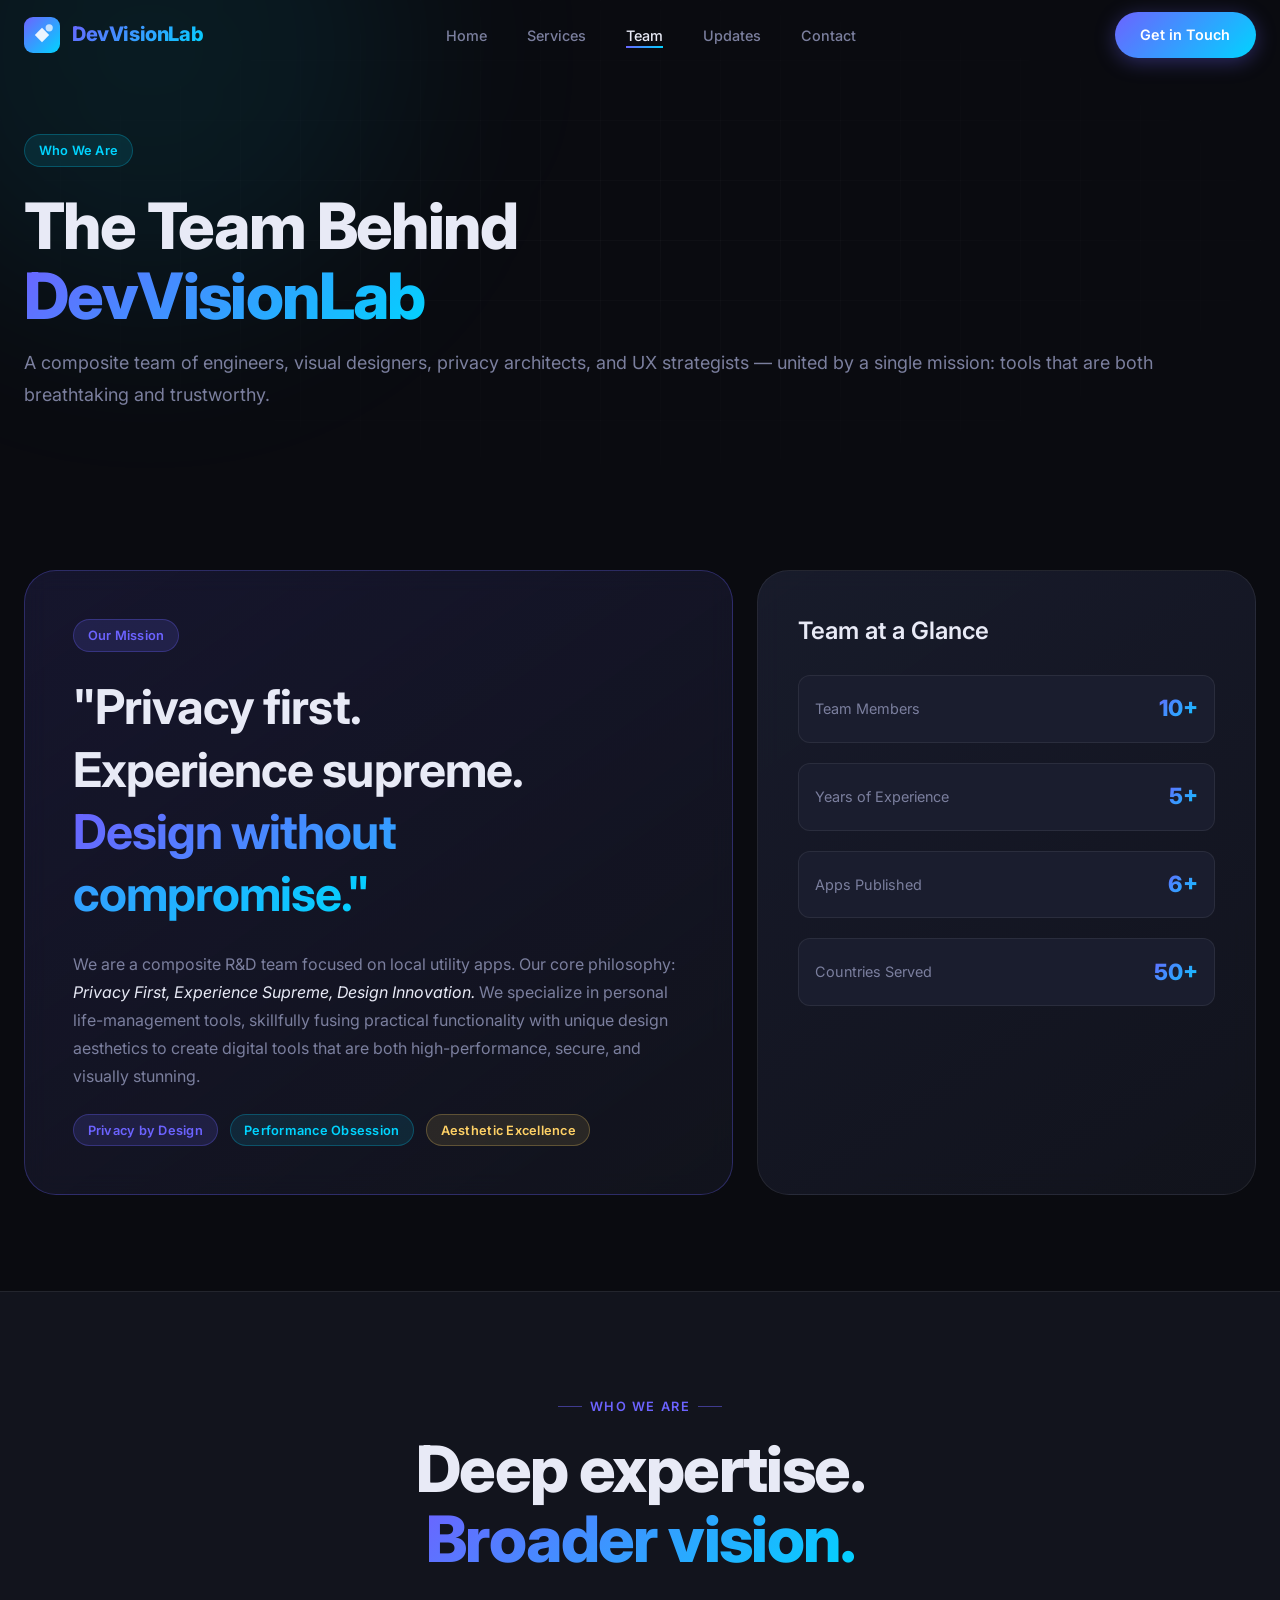
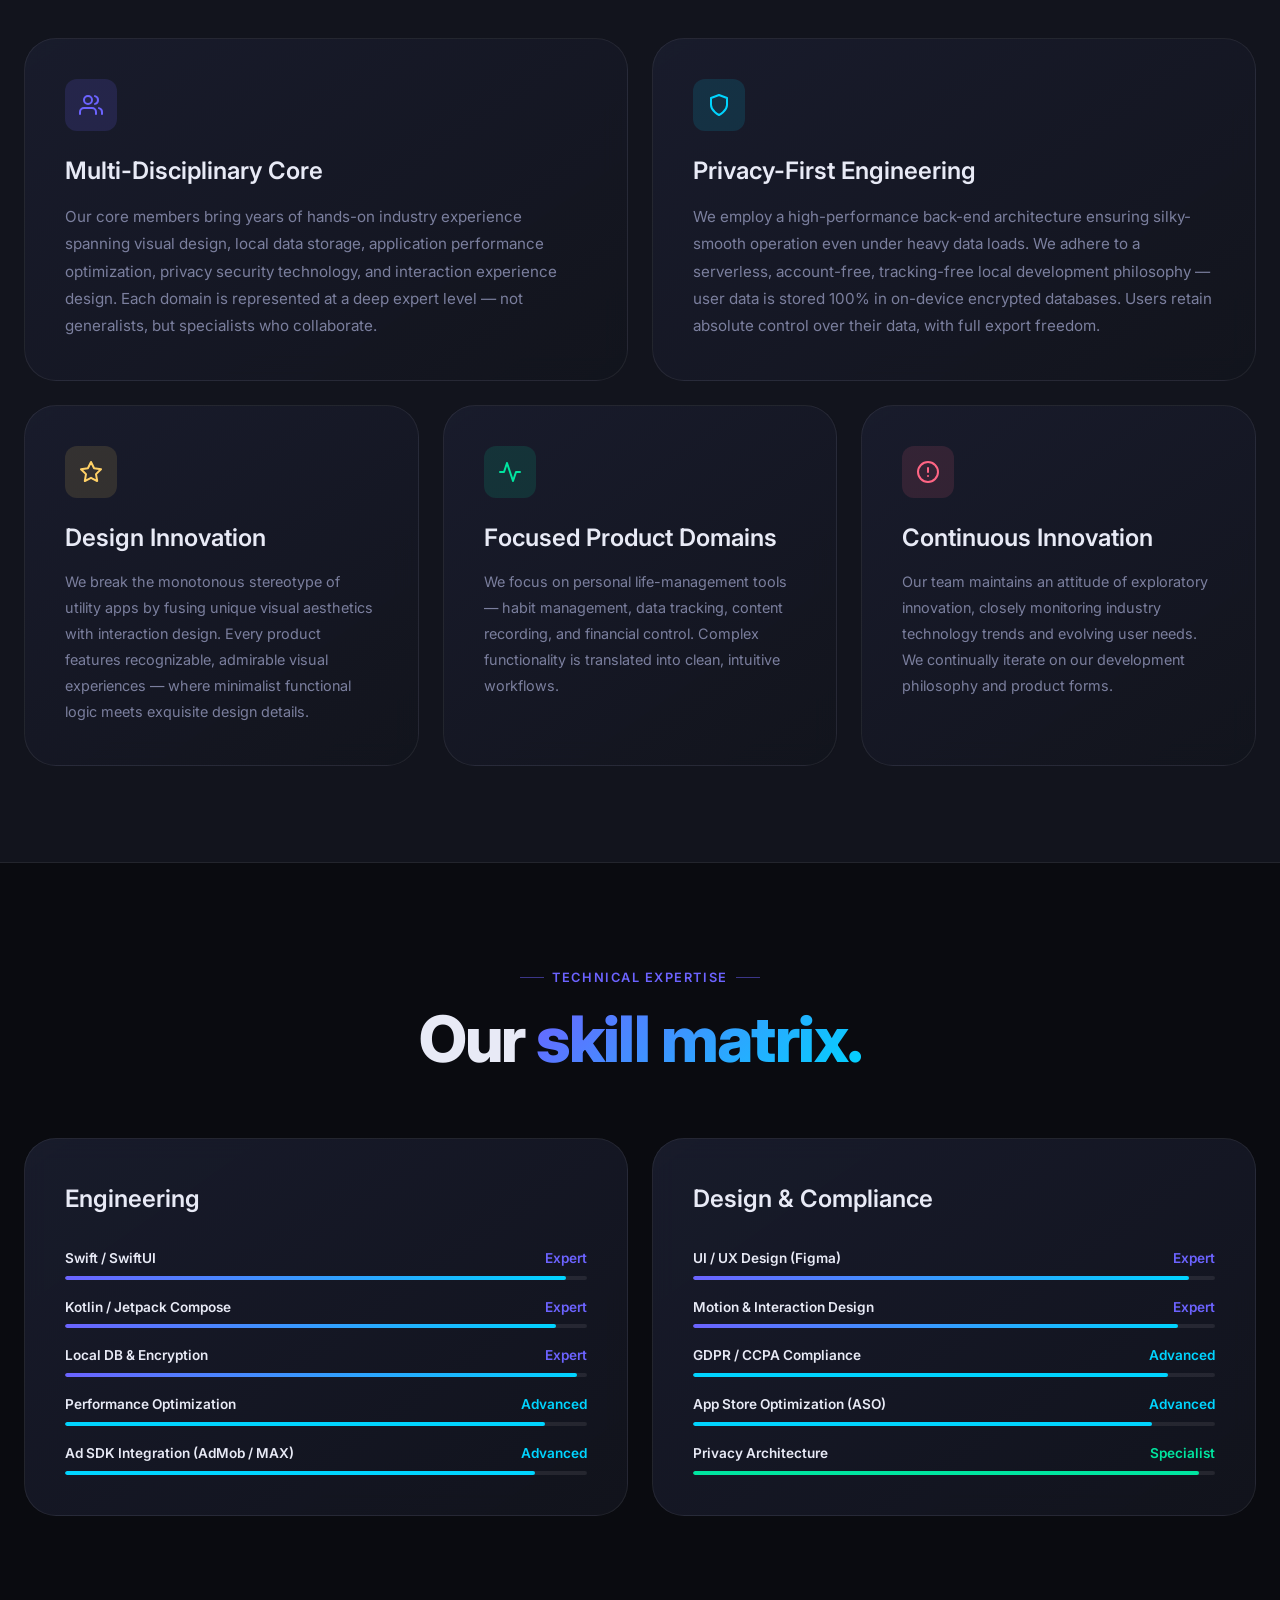
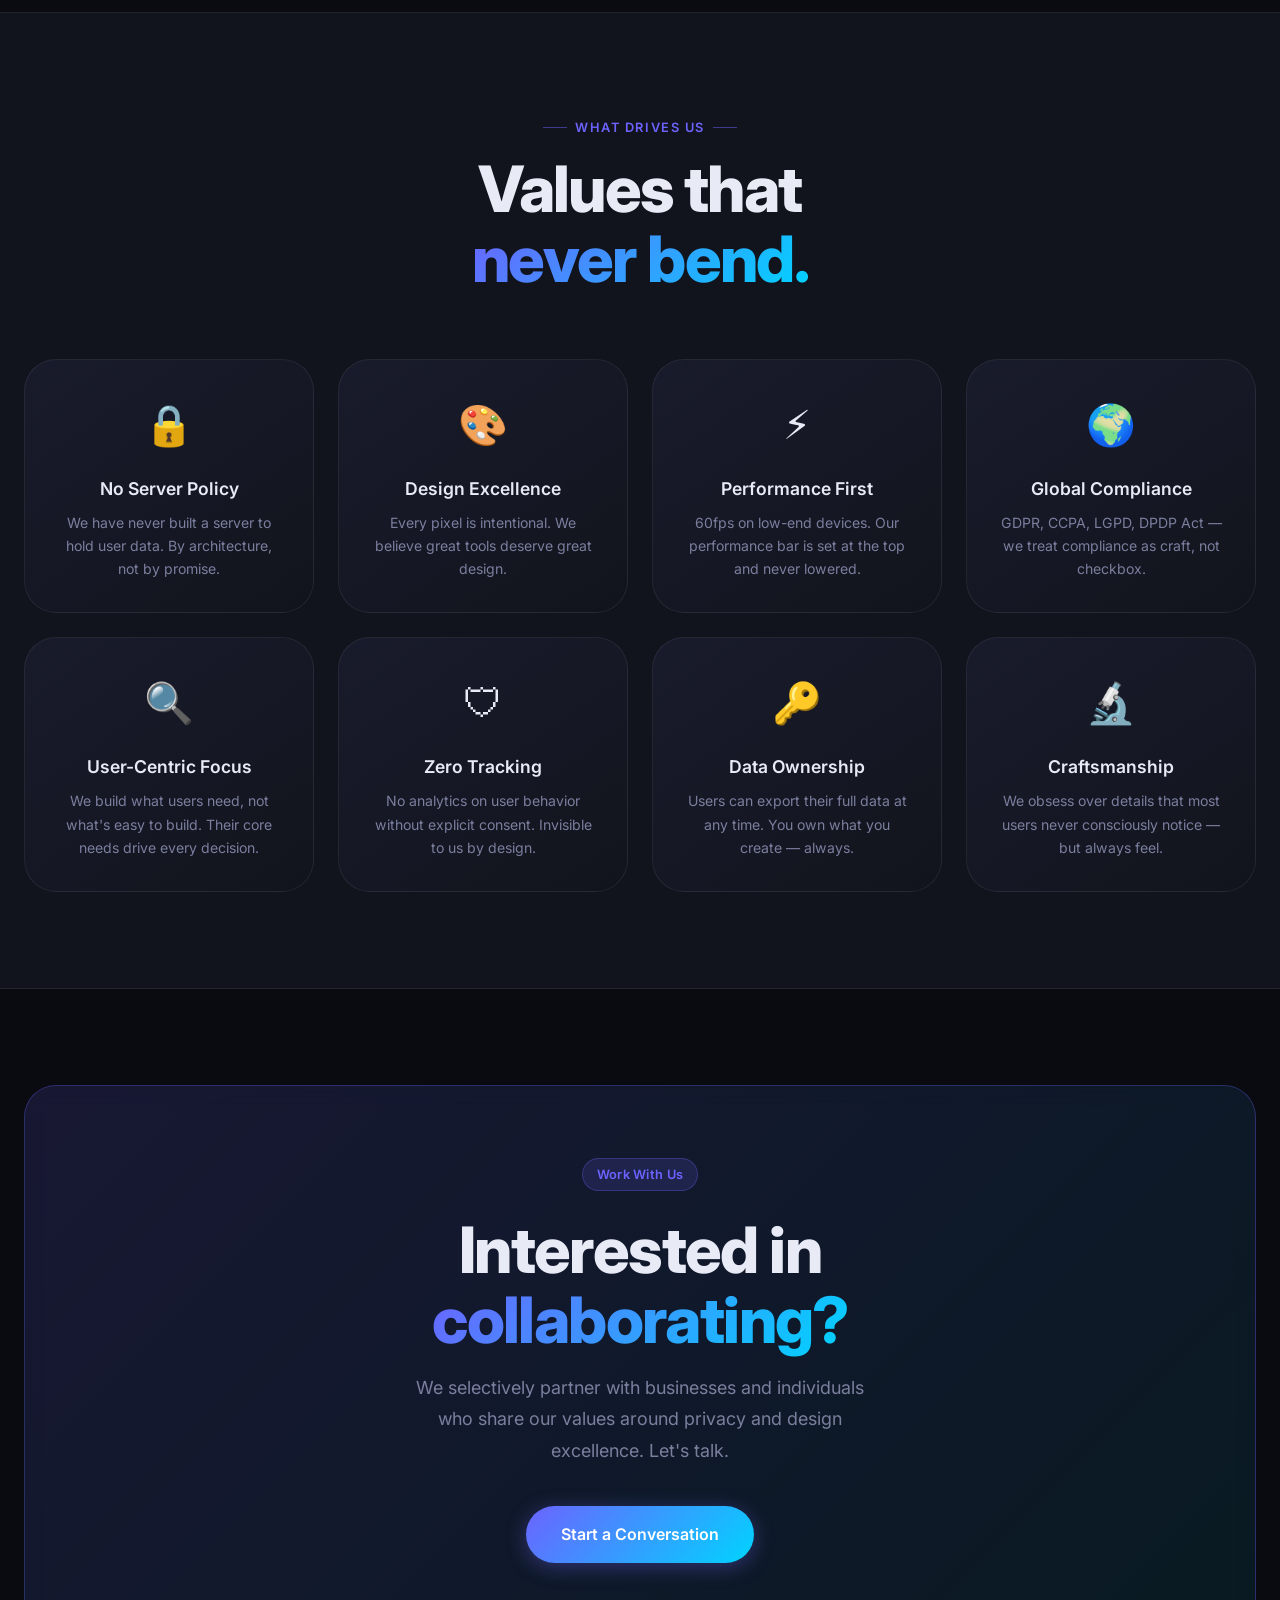
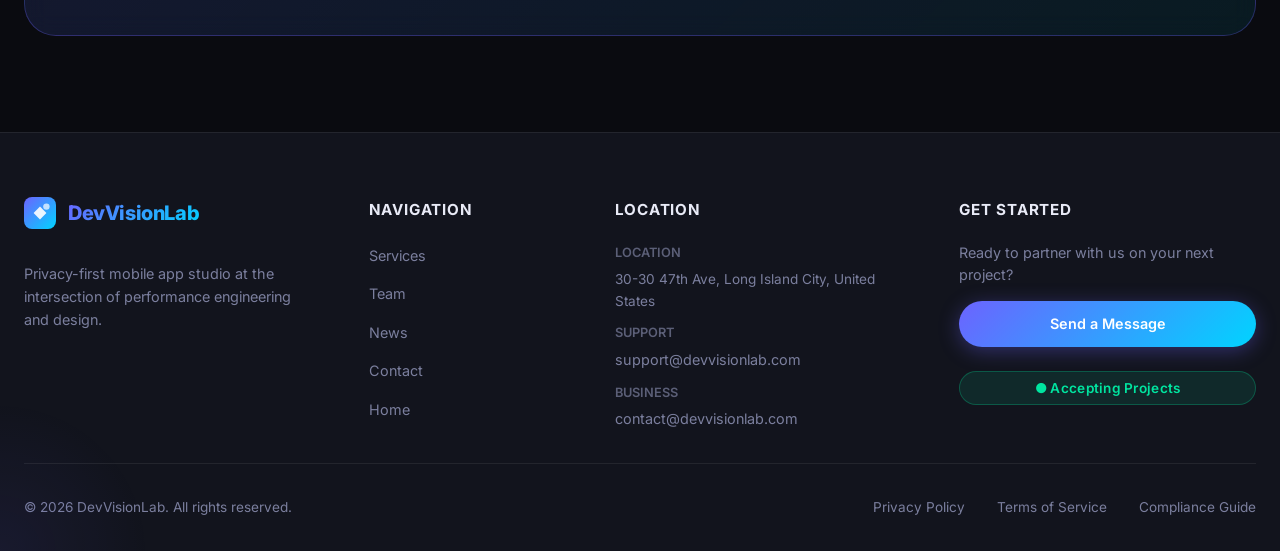
<file: team.html>
<!DOCTYPE html>
<html lang="en">
<head>
  <meta charset="UTF-8"/>
  <meta name="viewport" content="width=device-width, initial-scale=1.0"/>
  <title>Our Team – DevVisionLab | Privacy-First App Development Studio</title>
  <meta name="description" content="Meet the DevVisionLab team — a multidisciplinary group of engineers, designers, and privacy advocates building the future of local-data mobile apps."/>
  <meta name="robots" content="index, follow"/>
  <link rel="canonical" href="https://www.devvisionlab.com/team.html"/>
  <meta property="og:title" content="Our Team – DevVisionLab"/>
  <meta property="og:description" content="Meet the team behind DevVisionLab's privacy-first mobile apps."/>
  <meta property="og:url" content="https://www.devvisionlab.com/team.html"/>
  <meta property="og:image" content="https://www.devvisionlab.com/images/og-team.png"/>
  <script type="application/ld+json">
  {
    "@context": "https://schema.org",
    "@type": "AboutPage",
    "name": "Our Team – DevVisionLab",
    "url": "https://www.devvisionlab.com/team.html",
    "isPartOf": { "@type": "WebSite", "url": "https://www.devvisionlab.com" }
  }
  </script>
  <link rel="icon" type="image/svg+xml" href="images/logo-mark.svg"/>
  <link rel="stylesheet" href="css/fonts.css"/>
  <link rel="stylesheet" href="css/style.css"/>
  <link rel="stylesheet" href="css/pages.css"/>
  <link rel="stylesheet" href="css/animations.css"/>
  <link rel="preconnect" href="https://fonts.googleapis.com"/>
  <link rel="preconnect" href="https://fonts.gstatic.com" crossorigin/>
</head>
<body>

<!-- NAV -->
<nav class="nav">
  <div class="nav-inner">
    <a href="index.html" class="nav-logo">
      <img src="images/logo-mark.svg" width="36" height="36" alt="DevVisionLab"/>
      <span class="logo-text gradient-text">DevVisionLab</span>
    </a>
    <ul class="nav-links">
      <li><a href="index.html">Home</a></li>
      <li><a href="services.html">Services</a></li>
      <li><a href="team.html" class="active">Team</a></li>
      <li><a href="news.html">Updates</a></li>
      <li><a href="contact.html">Contact</a></li>
    </ul>
    <a href="contact.html" class="btn btn-primary nav-cta">Get in Touch</a>
    <button class="hamburger" aria-label="Open menu"><span></span><span></span><span></span></button>
  </div>
</nav>
<div class="overlay"></div>
<nav class="mobile-nav">
  <div style="display:flex;justify-content:space-between;align-items:center;">
    <span class="logo-text gradient-text" style="font-size:1.1rem;font-weight:800;">DevVisionLab</span>
    <button class="mobile-nav-close" style="color:var(--clr-muted);font-size:1.5rem;line-height:1;">✕</button>
  </div>
  <ul class="mobile-nav-links">
    <li><a href="index.html">Home</a></li>
    <li><a href="services.html">Services</a></li>
    <li><a href="team.html">Team</a></li>
    <li><a href="news.html">Updates</a></li>
    <li><a href="contact.html">Contact</a></li>
  </ul>
  <a href="contact.html" class="btn btn-primary">Get in Touch</a>
</nav>

<!-- PAGE HERO -->
<section style="padding-top:calc(var(--nav-h) + 4rem);padding-bottom:4rem;position:relative;overflow:hidden;">
  <div class="blob" style="width:500px;height:500px;background:rgba(0,212,255,.08);top:-200px;left:-100px;animation-duration:12s;z-index:0;"></div>
  <div class="hero-grid"></div>
  <div class="container" style="position:relative;z-index:1;">
    <div class="reveal">
      <span class="tag tag-accent" style="margin-bottom:1.5rem;">Who We Are</span>
      <h1 class="display-2" style="margin-bottom:1rem;">The Team Behind<br><span class="gradient-text">DevVisionLab</span></h1>
      <p class="body-lg" style="color:var(--clr-muted);">A composite team of engineers, visual designers, privacy architects, and UX strategists — united by a single mission: tools that are both breathtaking and trustworthy.</p>
    </div>
  </div>
</section>

<!-- TEAM IDENTITY BENTO -->
<section class="section" aria-label="Team identity">
  <div class="container">
    <div class="bento-grid stagger">

      <!-- Mission statement card -->
      <div class="bento-card col-7" style="padding:3rem;background:linear-gradient(145deg,rgba(108,99,255,.12),rgba(18,20,29,.95));border-color:rgba(108,99,255,.3);min-height:360px;display:flex;flex-direction:column;justify-content:space-between;">
        <div class="card-shine"></div>
        <div>
          <div class="tag tag-primary" style="margin-bottom:1.5rem;">Our Mission</div>
          <h2 class="h1" style="line-height:1.3;margin-bottom:1.5rem;">
            "Privacy first.<br>Experience supreme.<br><span class="gradient-text">Design without compromise."</span>
          </h2>
          <p style="color:var(--clr-muted);font-size:1rem;line-height:1.75;">
            We are a composite R&amp;D team focused on local utility apps. Our core philosophy: 
            <em style="color:var(--clr-text);">Privacy First, Experience Supreme, Design Innovation.</em> 
            We specialize in personal life-management tools, skillfully fusing practical functionality 
            with unique design aesthetics to create digital tools that are both high-performance, 
            secure, and visually stunning.
          </p>
        </div>
        <div style="display:flex;gap:.75rem;flex-wrap:wrap;margin-top:1.5rem;">
          <span class="tag tag-primary">Privacy by Design</span>
          <span class="tag tag-accent">Performance Obsession</span>
          <span class="tag tag-gold">Aesthetic Excellence</span>
        </div>
      </div>

      <!-- Core stats -->
      <div class="bento-card col-5" style="padding:2.5rem;">
        <div class="card-shine"></div>
        <h3 class="h3" style="margin-bottom:1.5rem;">Team at a Glance</h3>
        <div style="display:flex;flex-direction:column;gap:1.25rem;">
          <div style="display:flex;justify-content:space-between;align-items:center;padding:.9rem 1rem;background:var(--clr-surface2);border-radius:var(--r-sm);border:1px solid var(--clr-border);">
            <span style="color:var(--clr-muted);font-size:.9rem;">Team Members</span>
            <span style="font-weight:800;font-size:1.4rem;background:var(--grad-primary);-webkit-background-clip:text;-webkit-text-fill-color:transparent;background-clip:text;">10+</span>
          </div>
          <div style="display:flex;justify-content:space-between;align-items:center;padding:.9rem 1rem;background:var(--clr-surface2);border-radius:var(--r-sm);border:1px solid var(--clr-border);">
            <span style="color:var(--clr-muted);font-size:.9rem;">Years of Experience</span>
            <span style="font-weight:800;font-size:1.4rem;background:var(--grad-primary);-webkit-background-clip:text;-webkit-text-fill-color:transparent;background-clip:text;">5+</span>
          </div>
          <div style="display:flex;justify-content:space-between;align-items:center;padding:.9rem 1rem;background:var(--clr-surface2);border-radius:var(--r-sm);border:1px solid var(--clr-border);">
            <span style="color:var(--clr-muted);font-size:.9rem;">Apps Published</span>
            <span style="font-weight:800;font-size:1.4rem;background:var(--grad-primary);-webkit-background-clip:text;-webkit-text-fill-color:transparent;background-clip:text;">6+</span>
          </div>
          <div style="display:flex;justify-content:space-between;align-items:center;padding:.9rem 1rem;background:var(--clr-surface2);border-radius:var(--r-sm);border:1px solid var(--clr-border);">
            <span style="color:var(--clr-muted);font-size:.9rem;">Countries Served</span>
            <span style="font-weight:800;font-size:1.4rem;background:var(--grad-primary);-webkit-background-clip:text;-webkit-text-fill-color:transparent;background-clip:text;">50+</span>
          </div>
        </div>
      </div>

    </div>
  </div>
</section>

<!-- TEAM DESCRIPTION DEEP DIVE -->
<section class="section" style="background:var(--clr-surface);border-top:1px solid var(--clr-border);border-bottom:1px solid var(--clr-border);" aria-label="Team description">
  <div class="container">
    <div class="section-header reveal">
      <div class="eyebrow">Who We Are</div>
      <h2 class="display-2">Deep expertise.<br><span class="gradient-text">Broader vision.</span></h2>
    </div>

    <div class="bento-grid stagger">

      <div class="bento-card col-6" style="padding:2.5rem;">
        <div class="card-shine"></div>
        <div class="icon-box icon-box-primary" style="margin-bottom:1.25rem;">
          <svg width="24" height="24" viewBox="0 0 24 24" fill="none" stroke="#6c63ff" stroke-width="2" stroke-linecap="round" stroke-linejoin="round"><path d="M17 21v-2a4 4 0 0 0-4-4H5a4 4 0 0 0-4 4v2"/><circle cx="9" cy="7" r="4"/><path d="M23 21v-2a4 4 0 0 0-3-3.87"/><path d="M16 3.13a4 4 0 0 1 0 7.75"/></svg>
        </div>
        <h3 class="h3" style="margin-bottom:.75rem;">Multi-Disciplinary Core</h3>
        <p style="color:var(--clr-muted);line-height:1.8;font-size:.95rem;">
          Our core members bring years of hands-on industry experience spanning visual design, 
          local data storage, application performance optimization, privacy security technology, 
          and interaction experience design. Each domain is represented at a deep expert level 
          — not generalists, but specialists who collaborate.
        </p>
      </div>

      <div class="bento-card col-6" style="padding:2.5rem;">
        <div class="card-shine"></div>
        <div class="icon-box icon-box-accent" style="margin-bottom:1.25rem;">
          <svg width="24" height="24" viewBox="0 0 24 24" fill="none" stroke="#00d4ff" stroke-width="2" stroke-linecap="round" stroke-linejoin="round"><path d="M12 22s8-4 8-10V5l-8-3-8 3v7c0 6 8 10 8 10z"/></svg>
        </div>
        <h3 class="h3" style="margin-bottom:.75rem;">Privacy-First Engineering</h3>
        <p style="color:var(--clr-muted);line-height:1.8;font-size:.95rem;">
          We employ a high-performance back-end architecture ensuring silky-smooth operation 
          even under heavy data loads. We adhere to a serverless, account-free, tracking-free 
          local development philosophy — user data is stored 100% in on-device encrypted 
          databases. Users retain absolute control over their data, with full export freedom.
        </p>
      </div>

      <div class="bento-card col-4" style="padding:2.5rem;">
        <div class="card-shine"></div>
        <div class="icon-box icon-box-gold" style="margin-bottom:1.25rem;">
          <svg width="24" height="24" viewBox="0 0 24 24" fill="none" stroke="#ffd166" stroke-width="2" stroke-linecap="round" stroke-linejoin="round"><polygon points="12 2 15.09 8.26 22 9.27 17 14.14 18.18 21.02 12 17.77 5.82 21.02 7 14.14 2 9.27 8.91 8.26 12 2"/></svg>
        </div>
        <h3 class="h3" style="margin-bottom:.75rem;">Design Innovation</h3>
        <p style="color:var(--clr-muted);line-height:1.8;font-size:.9rem;">
          We break the monotonous stereotype of utility apps by fusing unique visual aesthetics 
          with interaction design. Every product features recognizable, admirable visual experiences — 
          where minimalist functional logic meets exquisite design details.
        </p>
      </div>

      <div class="bento-card col-4" style="padding:2.5rem;">
        <div class="card-shine"></div>
        <div class="icon-box icon-box-green" style="margin-bottom:1.25rem;">
          <svg width="24" height="24" viewBox="0 0 24 24" fill="none" stroke="#00e5a0" stroke-width="2" stroke-linecap="round" stroke-linejoin="round"><polyline points="22 12 18 12 15 21 9 3 6 12 2 12"/></svg>
        </div>
        <h3 class="h3" style="margin-bottom:.75rem;">Focused Product Domains</h3>
        <p style="color:var(--clr-muted);line-height:1.8;font-size:.9rem;">
          We focus on personal life-management tools — habit management, data tracking, 
          content recording, and financial control. Complex functionality is translated 
          into clean, intuitive workflows.
        </p>
      </div>

      <div class="bento-card col-4" style="padding:2.5rem;">
        <div class="card-shine"></div>
        <div class="icon-box icon-box-pink" style="margin-bottom:1.25rem;">
          <svg width="24" height="24" viewBox="0 0 24 24" fill="none" stroke="#ff6584" stroke-width="2" stroke-linecap="round" stroke-linejoin="round"><circle cx="12" cy="12" r="10"/><line x1="12" y1="8" x2="12" y2="12"/><line x1="12" y1="16" x2="12.01" y2="16"/></svg>
        </div>
        <h3 class="h3" style="margin-bottom:.75rem;">Continuous Innovation</h3>
        <p style="color:var(--clr-muted);line-height:1.8;font-size:.9rem;">
          Our team maintains an attitude of exploratory innovation, closely monitoring 
          industry technology trends and evolving user needs. We continually iterate 
          on our development philosophy and product forms.
        </p>
      </div>

    </div>
  </div>
</section>

<!-- EXPERTISE BARS -->
<section class="section" aria-label="Technical expertise">
  <div class="container">
    <div class="section-header reveal">
      <div class="eyebrow">Technical Expertise</div>
      <h2 class="display-2">Our <span class="gradient-text">skill matrix.</span></h2>
    </div>

    <div class="bento-grid stagger">
      <div class="bento-card col-6" style="padding:2.5rem;">
        <div class="card-shine"></div>
        <h3 class="h3" style="margin-bottom:1.75rem;">Engineering</h3>
        <div class="expertise-bar-wrap">
          <div class="expertise-bar-item">
            <div class="expertise-bar-label"><span>Swift / SwiftUI</span><span style="color:var(--clr-primary);">Expert</span></div>
            <div class="progress-bar"><div class="progress-fill" style="width:96%;"></div></div>
          </div>
          <div class="expertise-bar-item">
            <div class="expertise-bar-label"><span>Kotlin / Jetpack Compose</span><span style="color:var(--clr-primary);">Expert</span></div>
            <div class="progress-bar"><div class="progress-fill" style="width:94%;"></div></div>
          </div>
          <div class="expertise-bar-item">
            <div class="expertise-bar-label"><span>Local DB &amp; Encryption</span><span style="color:var(--clr-primary);">Expert</span></div>
            <div class="progress-bar"><div class="progress-fill" style="width:98%;"></div></div>
          </div>
          <div class="expertise-bar-item">
            <div class="expertise-bar-label"><span>Performance Optimization</span><span style="color:var(--clr-accent);">Advanced</span></div>
            <div class="progress-bar"><div class="progress-fill" style="width:92%;background:var(--clr-accent);"></div></div>
          </div>
          <div class="expertise-bar-item">
            <div class="expertise-bar-label"><span>Ad SDK Integration (AdMob / MAX)</span><span style="color:var(--clr-accent);">Advanced</span></div>
            <div class="progress-bar"><div class="progress-fill" style="width:90%;background:var(--clr-accent);"></div></div>
          </div>
        </div>
      </div>

      <div class="bento-card col-6" style="padding:2.5rem;">
        <div class="card-shine"></div>
        <h3 class="h3" style="margin-bottom:1.75rem;">Design &amp; Compliance</h3>
        <div class="expertise-bar-wrap">
          <div class="expertise-bar-item">
            <div class="expertise-bar-label"><span>UI / UX Design (Figma)</span><span style="color:var(--clr-primary);">Expert</span></div>
            <div class="progress-bar"><div class="progress-fill" style="width:95%;"></div></div>
          </div>
          <div class="expertise-bar-item">
            <div class="expertise-bar-label"><span>Motion &amp; Interaction Design</span><span style="color:var(--clr-primary);">Expert</span></div>
            <div class="progress-bar"><div class="progress-fill" style="width:93%;"></div></div>
          </div>
          <div class="expertise-bar-item">
            <div class="expertise-bar-label"><span>GDPR / CCPA Compliance</span><span style="color:var(--clr-accent);">Advanced</span></div>
            <div class="progress-bar"><div class="progress-fill" style="width:91%;background:var(--clr-accent);"></div></div>
          </div>
          <div class="expertise-bar-item">
            <div class="expertise-bar-label"><span>App Store Optimization (ASO)</span><span style="color:var(--clr-accent);">Advanced</span></div>
            <div class="progress-bar"><div class="progress-fill" style="width:88%;background:var(--clr-accent);"></div></div>
          </div>
          <div class="expertise-bar-item">
            <div class="expertise-bar-label"><span>Privacy Architecture</span><span style="color:var(--clr-green);">Specialist</span></div>
            <div class="progress-bar"><div class="progress-fill" style="width:97%;background:var(--clr-green);"></div></div>
          </div>
        </div>
      </div>
    </div>
  </div>
</section>

<!-- CORE VALUES DEEP -->
<section class="section" style="background:var(--clr-surface);border-top:1px solid var(--clr-border);border-bottom:1px solid var(--clr-border);" aria-label="Core values">
  <div class="container">
    <div class="section-header reveal">
      <div class="eyebrow">What Drives Us</div>
      <h2 class="display-2">Values that<br><span class="gradient-text">never bend.</span></h2>
    </div>
    <div class="bento-grid stagger">
      <div class="bento-card col-3" style="padding:2rem;text-align:center;">
        <div class="card-shine"></div>
        <div style="font-size:2.5rem;margin-bottom:1rem;">🔒</div>
        <h4 class="h4" style="margin-bottom:.5rem;">No Server Policy</h4>
        <p style="color:var(--clr-muted);font-size:.88rem;">We have never built a server to hold user data. By architecture, not by promise.</p>
      </div>
      <div class="bento-card col-3" style="padding:2rem;text-align:center;">
        <div class="card-shine"></div>
        <div style="font-size:2.5rem;margin-bottom:1rem;">🎨</div>
        <h4 class="h4" style="margin-bottom:.5rem;">Design Excellence</h4>
        <p style="color:var(--clr-muted);font-size:.88rem;">Every pixel is intentional. We believe great tools deserve great design.</p>
      </div>
      <div class="bento-card col-3" style="padding:2rem;text-align:center;">
        <div class="card-shine"></div>
        <div style="font-size:2.5rem;margin-bottom:1rem;">⚡</div>
        <h4 class="h4" style="margin-bottom:.5rem;">Performance First</h4>
        <p style="color:var(--clr-muted);font-size:.88rem;">60fps on low-end devices. Our performance bar is set at the top and never lowered.</p>
      </div>
      <div class="bento-card col-3" style="padding:2rem;text-align:center;">
        <div class="card-shine"></div>
        <div style="font-size:2.5rem;margin-bottom:1rem;">🌍</div>
        <h4 class="h4" style="margin-bottom:.5rem;">Global Compliance</h4>
        <p style="color:var(--clr-muted);font-size:.88rem;">GDPR, CCPA, LGPD, DPDP Act — we treat compliance as craft, not checkbox.</p>
      </div>
      <div class="bento-card col-3" style="padding:2rem;text-align:center;">
        <div class="card-shine"></div>
        <div style="font-size:2.5rem;margin-bottom:1rem;">🔍</div>
        <h4 class="h4" style="margin-bottom:.5rem;">User-Centric Focus</h4>
        <p style="color:var(--clr-muted);font-size:.88rem;">We build what users need, not what's easy to build. Their core needs drive every decision.</p>
      </div>
      <div class="bento-card col-3" style="padding:2rem;text-align:center;">
        <div class="card-shine"></div>
        <div style="font-size:2.5rem;margin-bottom:1rem;">🛡</div>
        <h4 class="h4" style="margin-bottom:.5rem;">Zero Tracking</h4>
        <p style="color:var(--clr-muted);font-size:.88rem;">No analytics on user behavior without explicit consent. Invisible to us by design.</p>
      </div>
      <div class="bento-card col-3" style="padding:2rem;text-align:center;">
        <div class="card-shine"></div>
        <div style="font-size:2.5rem;margin-bottom:1rem;">🔑</div>
        <h4 class="h4" style="margin-bottom:.5rem;">Data Ownership</h4>
        <p style="color:var(--clr-muted);font-size:.88rem;">Users can export their full data at any time. You own what you create — always.</p>
      </div>
      <div class="bento-card col-3" style="padding:2rem;text-align:center;">
        <div class="card-shine"></div>
        <div style="font-size:2.5rem;margin-bottom:1rem;">🔬</div>
        <h4 class="h4" style="margin-bottom:.5rem;">Craftsmanship</h4>
        <p style="color:var(--clr-muted);font-size:.88rem;">We obsess over details that most users never consciously notice — but always feel.</p>
      </div>
    </div>
  </div>
</section>

<!-- JOIN CTA -->
<section class="section">
  <div class="container">
    <div class="bento-card col-12 reveal" style="padding:4.5rem 3rem;text-align:center;background:linear-gradient(135deg,rgba(108,99,255,.15) 0%,rgba(0,212,255,.08) 100%);border-color:rgba(108,99,255,.3);">
      <div class="card-shine"></div>
      <span class="tag tag-primary" style="margin-bottom:1.5rem;">Work With Us</span>
      <h2 class="display-2" style="margin-bottom:1rem;">Interested in<br><span class="gradient-text">collaborating?</span></h2>
      <p class="body-lg" style="color:var(--clr-muted);max-width:480px;margin:0 auto 2.5rem;">We selectively partner with businesses and individuals who share our values around privacy and design excellence. Let's talk.</p>
      <a href="contact.html" class="btn btn-primary btn-lg btn-glow">Start a Conversation</a>
    </div>
  </div>
</section>

<!-- FOOTER -->
<footer class="footer">
  <div class="container">
    <div class="footer-grid">
      <div>
        <a href="index.html" class="nav-logo" style="margin-bottom:1.25rem;display:inline-flex;">
          <img src="images/logo-mark.svg" width="32" height="32" alt="DevVisionLab"/>
          <span class="logo-text gradient-text">DevVisionLab</span>
        </a>
        <p style="color:var(--clr-muted);font-size:.9rem;line-height:1.6;max-width:280px;margin-top:.75rem;">
          Privacy-first mobile app studio at the intersection of performance engineering and design.
        </p>
      </div>
      <div>
        <h5 style="font-weight:700;margin-bottom:1.25rem;font-size:.95rem;text-transform:uppercase;letter-spacing:.05em;">Navigation</h5>
        <ul style="display:flex;flex-direction:column;gap:.75rem;">
          <li><a href="services.html" class="footer-link" style="color:var(--clr-muted);font-size:.9rem;">Services</a></li>
          <li><a href="team.html" class="footer-link" style="color:var(--clr-muted);font-size:.9rem;">Team</a></li>
          <li><a href="news.html" class="footer-link" style="color:var(--clr-muted);font-size:.9rem;">News</a></li>
          <li><a href="contact.html" class="footer-link" style="color:var(--clr-muted);font-size:.9rem;">Contact</a></li>
          <li><a href="index.html" class="footer-link" style="color:var(--clr-muted);font-size:.9rem;">Home</a></li>
        </ul>
      </div>
      <div>
        <h5 style="font-weight:700;margin-bottom:1.25rem;font-size:.95rem;text-transform:uppercase;letter-spacing:.05em;">Location</h5>
        <div style="display:flex;flex-direction:column;gap:.6rem;">
          <div style="color:var(--clr-muted);font-size:.85rem;">
            <strong style="color:var(--clr-muted);display:block;font-size:.8rem;font-weight:600;margin-bottom:.3rem;text-transform:uppercase;opacity:.7;">Location</strong>
            30-30 47th Ave, Long Island City, United States
          </div>
          <div style="color:var(--clr-muted);font-size:.85rem;">
            <strong style="color:var(--clr-muted);display:block;font-size:.8rem;font-weight:600;margin-bottom:.3rem;text-transform:uppercase;opacity:.7;">Support</strong>
            <a href="mailto:support@devvisionlab.com" class="footer-link" style="color:var(--clr-muted);font-size:.9rem;text-decoration:none;">support@devvisionlab.com</a>
          </div>
          <div style="color:var(--clr-muted);font-size:.85rem;">
            <strong style="color:var(--clr-muted);display:block;font-size:.8rem;font-weight:600;margin-bottom:.3rem;text-transform:uppercase;opacity:.7;">Business</strong>
            <a href="mailto:contact@devvisionlab.com" class="footer-link" style="color:var(--clr-muted);font-size:.9rem;text-decoration:none;">contact@devvisionlab.com</a>
          </div>
        </div>
      </div>
      <div>
        <h5 style="font-weight:700;margin-bottom:1.25rem;font-size:.95rem;text-transform:uppercase;letter-spacing:.05em;">Get Started</h5>
        <p style="color:var(--clr-muted);font-size:.9rem;margin-bottom:1rem;line-height:1.5;">Ready to partner with us on your next project?</p>
        <a href="contact.html" class="btn btn-primary" style="width:100%;justify-content:center;font-size:.9rem;">Send a Message</a>
        <div style="margin-top:1.5rem;">
          <span class="tag tag-green" style="font-size:.85rem;">● Accepting Projects</span>
        </div>
      </div>
    </div>
    <div class="footer-legal">
      <span>© 2026 DevVisionLab. All rights reserved.</span>
      <div class="footer-legal-links">
        <a href="privacy-policy.html">Privacy Policy</a>
        <a href="terms-of-service.html">Terms of Service</a>
        <a href="terms-of-service.html#tech-compliance">Compliance Guide</a>
      </div>
    </div>
  </div>
</footer>

<script src="js/main.js"></script>
</body>
</html>
</file>
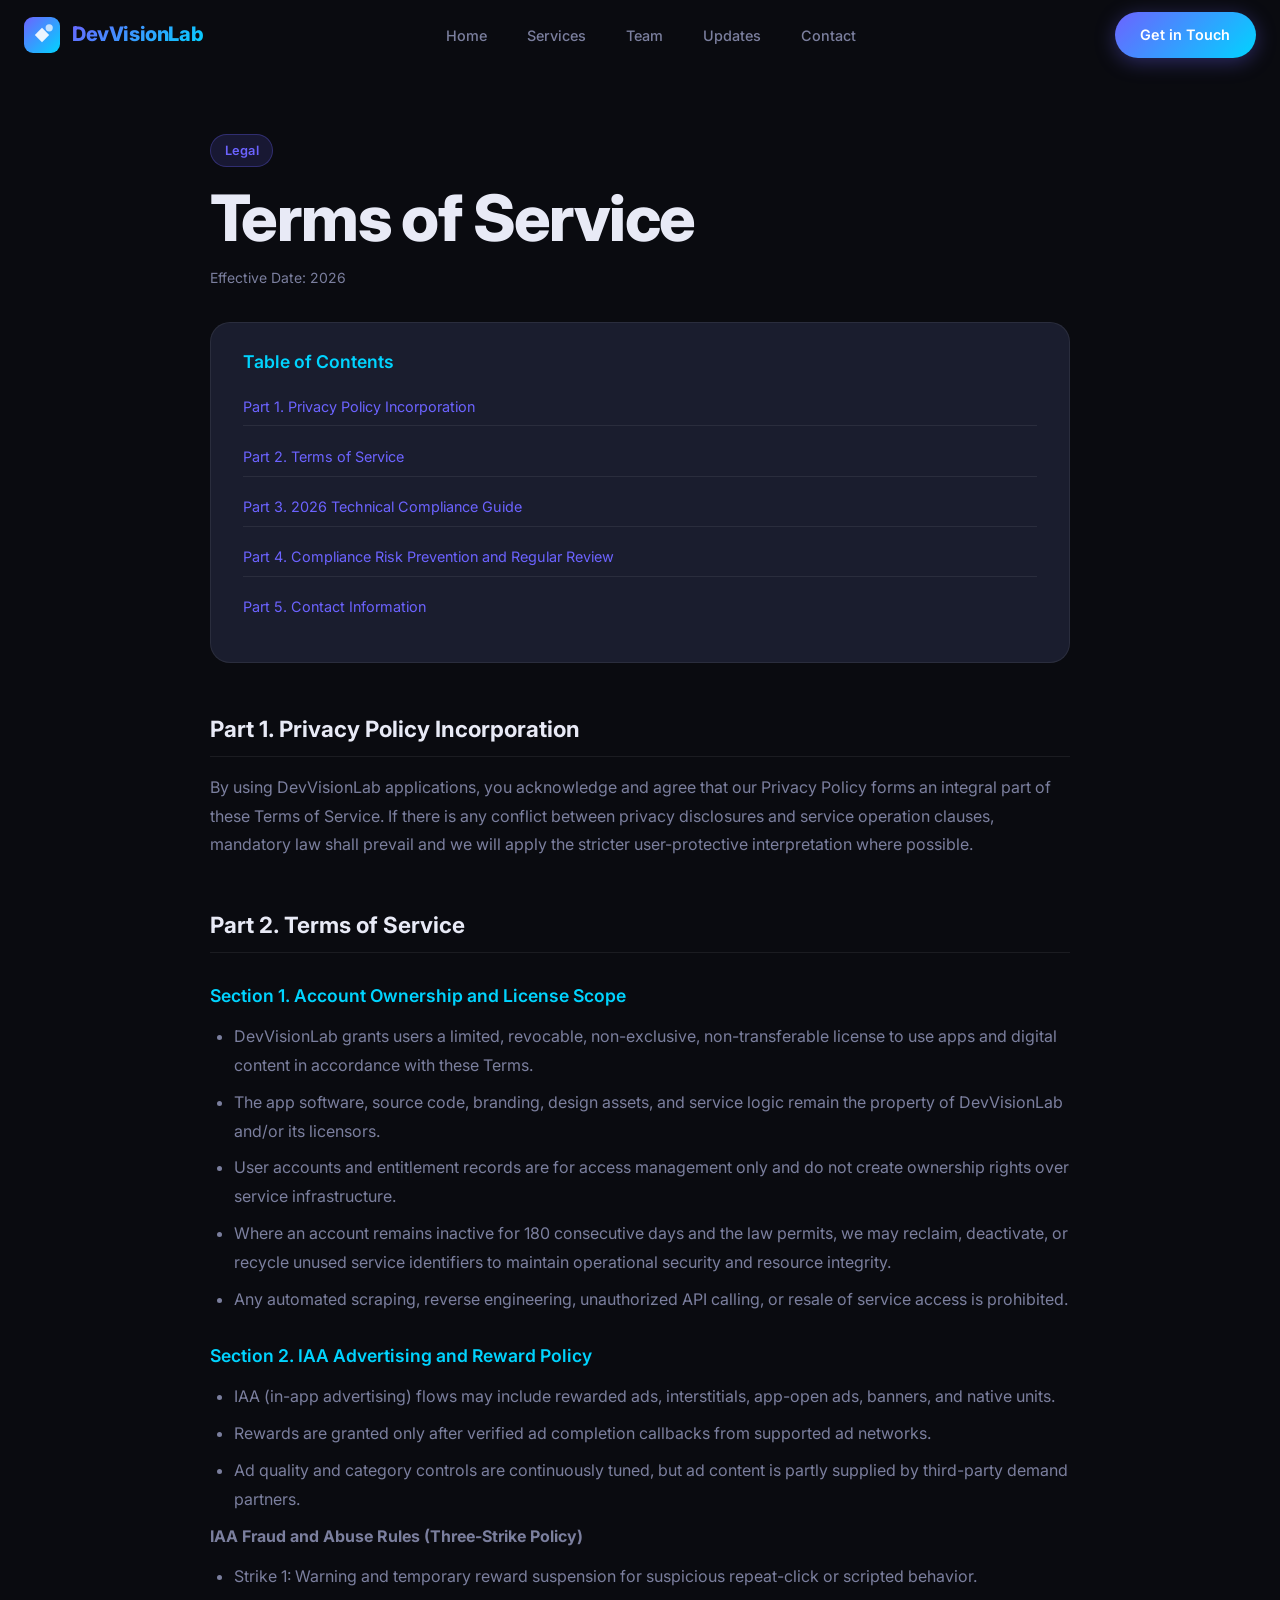
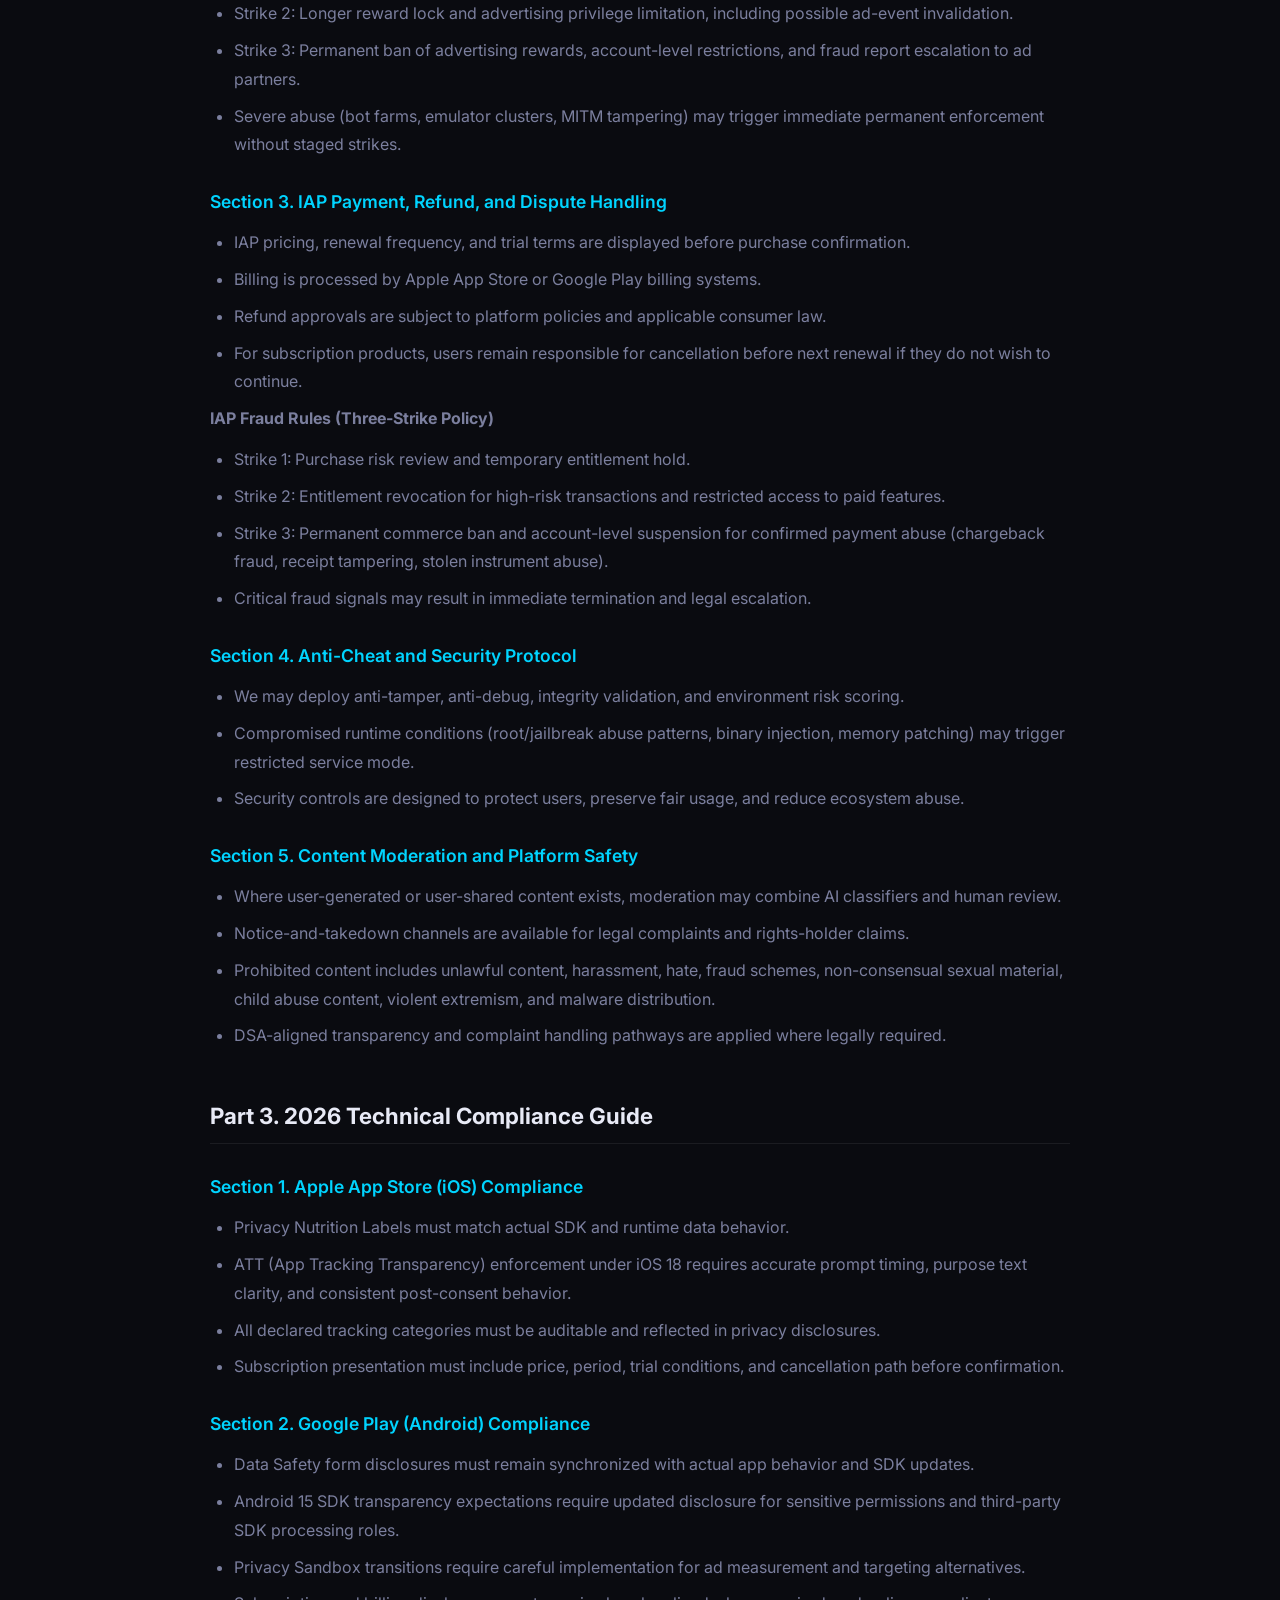
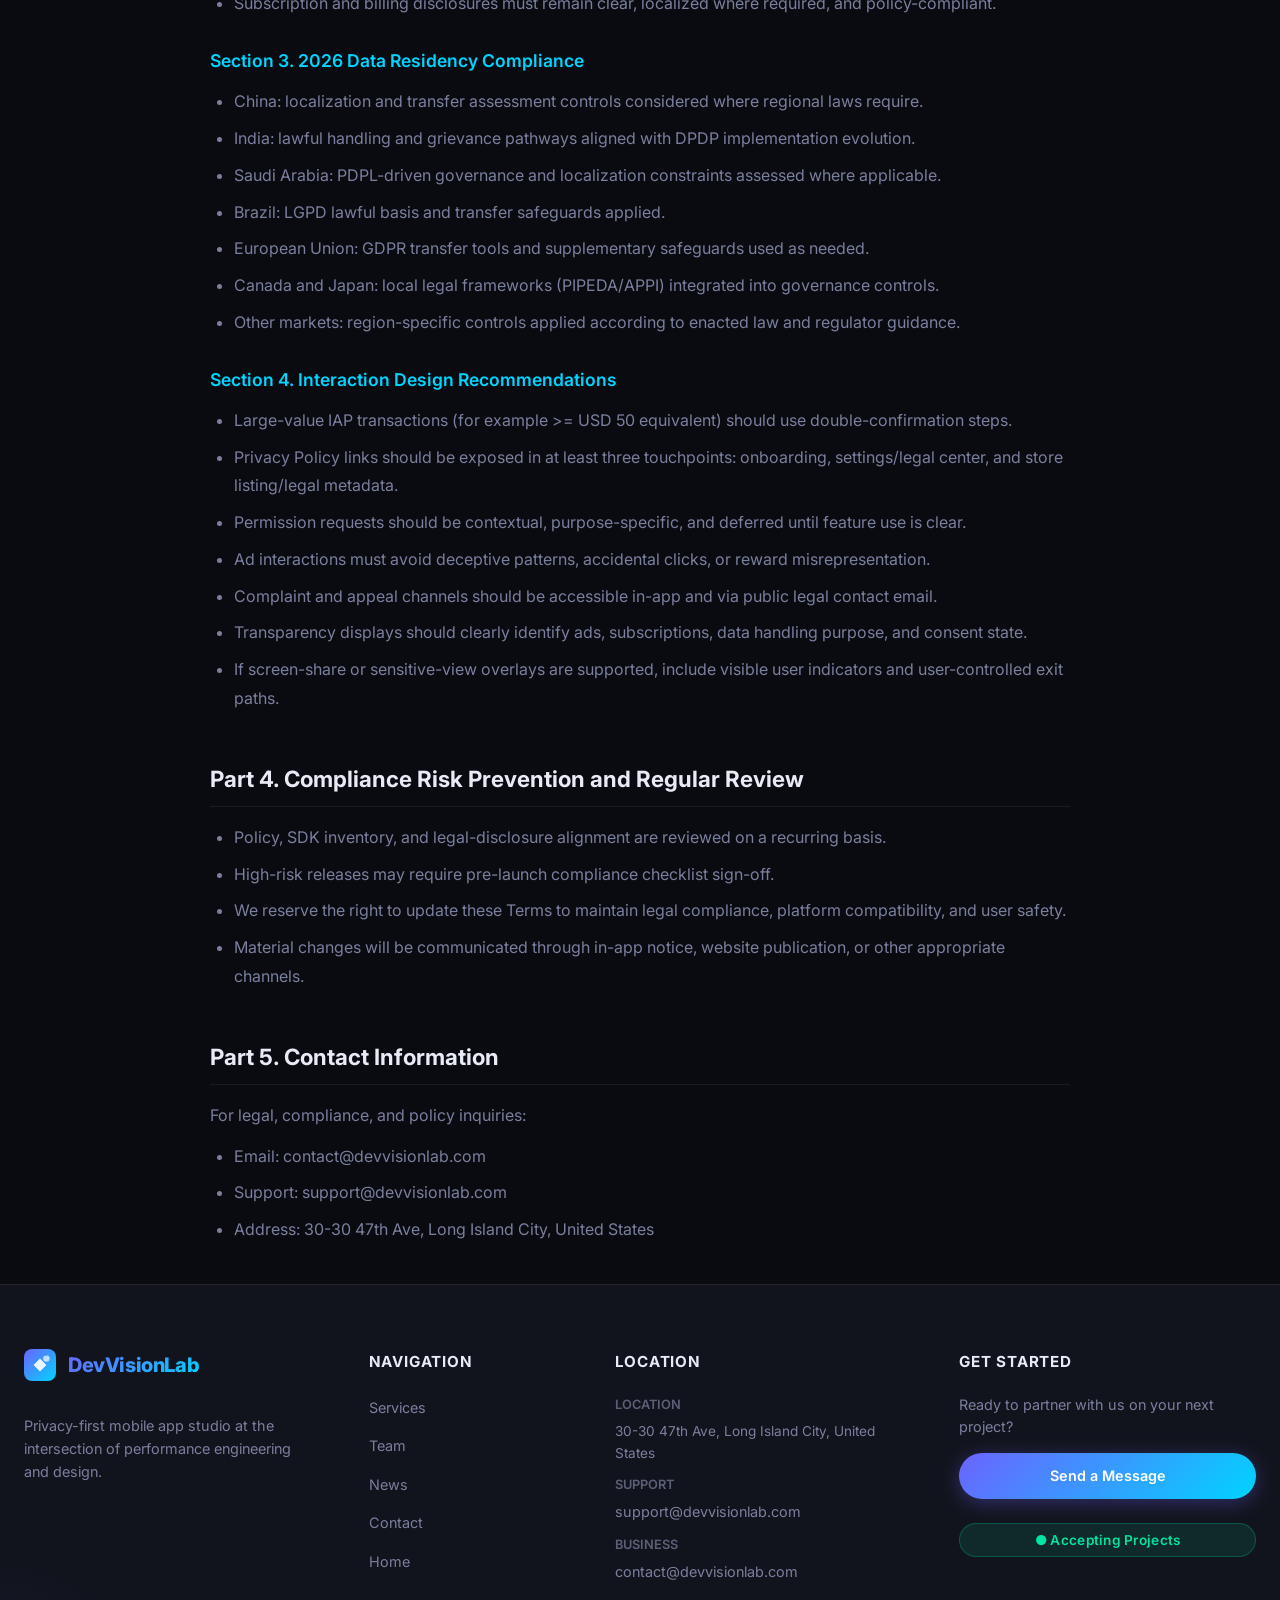
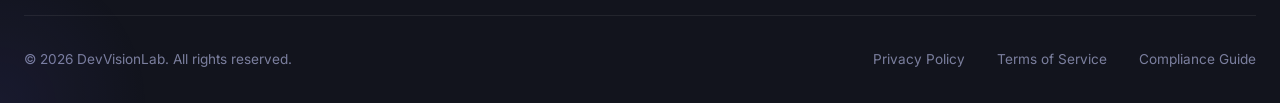
<file: terms-of-service.html>
<!DOCTYPE html>
<html lang="en">
<head>
  <meta charset="UTF-8"/>
  <meta name="viewport" content="width=device-width, initial-scale=1.0"/>
  <title>Terms of Service - DevVisionLab</title>
  <meta name="description" content="Official Terms of Service and 2026 Technical Compliance Guide for DevVisionLab mobile applications."/>
  <meta name="robots" content="index, follow"/>
  <link rel="canonical" href="https://www.devvisionlab.com/terms-of-service.html"/>
  <meta property="og:title" content="Terms of Service - DevVisionLab"/>
  <meta property="og:description" content="Read DevVisionLab Terms of Service and 2026 Technical Compliance Guide."/>
  <meta property="og:url" content="https://www.devvisionlab.com/terms-of-service.html"/>
  <meta property="og:image" content="https://www.devvisionlab.com/images/og-legal.png"/>
  <link rel="icon" type="image/svg+xml" href="images/logo-mark.svg"/>
  <link rel="stylesheet" href="css/fonts.css"/>
  <link rel="stylesheet" href="css/style.css"/>
  <link rel="stylesheet" href="css/pages.css"/>
  <link rel="stylesheet" href="css/animations.css"/>
</head>
<body>
<nav class="nav">
  <div class="nav-inner">
    <a href="index.html" class="nav-logo">
      <img src="images/logo-mark.svg" width="36" height="36" alt="DevVisionLab"/>
      <span class="logo-text gradient-text">DevVisionLab</span>
    </a>
    <ul class="nav-links">
      <li><a href="index.html">Home</a></li>
      <li><a href="services.html">Services</a></li>
      <li><a href="team.html">Team</a></li>
      <li><a href="news.html">Updates</a></li>
      <li><a href="contact.html">Contact</a></li>
    </ul>
    <a href="contact.html" class="btn btn-primary nav-cta">Get in Touch</a>
    <button class="hamburger" aria-label="Open menu"><span></span><span></span><span></span></button>
  </div>
</nav>
<div class="overlay"></div>
<nav class="mobile-nav">
  <div style="display:flex;justify-content:space-between;align-items:center;">
    <span class="logo-text gradient-text" style="font-size:1.1rem;font-weight:800;">DevVisionLab</span>
    <button class="mobile-nav-close" style="color:var(--clr-muted);font-size:1.5rem;line-height:1;">X</button>
  </div>
  <ul class="mobile-nav-links">
    <li><a href="index.html">Home</a></li>
    <li><a href="services.html">Services</a></li>
    <li><a href="team.html">Team</a></li>
    <li><a href="news.html">Updates</a></li>
    <li><a href="contact.html">Contact</a></li>
  </ul>
  <a href="contact.html" class="btn btn-primary">Get in Touch</a>
</nav>

<section style="padding-top:calc(var(--nav-h) + 4rem);padding-bottom:2rem;">
  <div class="container legal-content reveal">
    <span class="tag tag-primary" style="margin-bottom:1rem;">Legal</span>
    <h1 class="display-2" style="margin-bottom:.75rem;">Terms of Service</h1>
    <p class="body-sm" style="color:var(--clr-muted);">Effective Date: 2026</p>

    <div class="legal-toc" style="margin-top:2rem;">
      <h3 style="margin-top:0;">Table of Contents</h3>
      <ol>
        <li><a href="#part1">Part 1. Privacy Policy Incorporation</a></li>
        <li><a href="#part2">Part 2. Terms of Service</a></li>
        <li><a href="#tech-compliance">Part 3. 2026 Technical Compliance Guide</a></li>
        <li><a href="#part4">Part 4. Compliance Risk Prevention and Regular Review</a></li>
        <li><a href="#contact-legal">Part 5. Contact Information</a></li>
      </ol>
    </div>

    <h2 id="part1">Part 1. Privacy Policy Incorporation</h2>
    <p>By using DevVisionLab applications, you acknowledge and agree that our <a href="privacy-policy.html">Privacy Policy</a> forms an integral part of these Terms of Service. If there is any conflict between privacy disclosures and service operation clauses, mandatory law shall prevail and we will apply the stricter user-protective interpretation where possible.</p>

    <h2 id="part2">Part 2. Terms of Service</h2>

    <h3>Section 1. Account Ownership and License Scope</h3>
    <ul>
      <li>DevVisionLab grants users a limited, revocable, non-exclusive, non-transferable license to use apps and digital content in accordance with these Terms.</li>
      <li>The app software, source code, branding, design assets, and service logic remain the property of DevVisionLab and/or its licensors.</li>
      <li>User accounts and entitlement records are for access management only and do not create ownership rights over service infrastructure.</li>
      <li>Where an account remains inactive for 180 consecutive days and the law permits, we may reclaim, deactivate, or recycle unused service identifiers to maintain operational security and resource integrity.</li>
      <li>Any automated scraping, reverse engineering, unauthorized API calling, or resale of service access is prohibited.</li>
    </ul>

    <h3>Section 2. IAA Advertising and Reward Policy</h3>
    <ul>
      <li>IAA (in-app advertising) flows may include rewarded ads, interstitials, app-open ads, banners, and native units.</li>
      <li>Rewards are granted only after verified ad completion callbacks from supported ad networks.</li>
      <li>Ad quality and category controls are continuously tuned, but ad content is partly supplied by third-party demand partners.</li>
    </ul>
    <p><strong>IAA Fraud and Abuse Rules (Three-Strike Policy)</strong></p>
    <ul>
      <li>Strike 1: Warning and temporary reward suspension for suspicious repeat-click or scripted behavior.</li>
      <li>Strike 2: Longer reward lock and advertising privilege limitation, including possible ad-event invalidation.</li>
      <li>Strike 3: Permanent ban of advertising rewards, account-level restrictions, and fraud report escalation to ad partners.</li>
      <li>Severe abuse (bot farms, emulator clusters, MITM tampering) may trigger immediate permanent enforcement without staged strikes.</li>
    </ul>

    <h3>Section 3. IAP Payment, Refund, and Dispute Handling</h3>
    <ul>
      <li>IAP pricing, renewal frequency, and trial terms are displayed before purchase confirmation.</li>
      <li>Billing is processed by Apple App Store or Google Play billing systems.</li>
      <li>Refund approvals are subject to platform policies and applicable consumer law.</li>
      <li>For subscription products, users remain responsible for cancellation before next renewal if they do not wish to continue.</li>
    </ul>
    <p><strong>IAP Fraud Rules (Three-Strike Policy)</strong></p>
    <ul>
      <li>Strike 1: Purchase risk review and temporary entitlement hold.</li>
      <li>Strike 2: Entitlement revocation for high-risk transactions and restricted access to paid features.</li>
      <li>Strike 3: Permanent commerce ban and account-level suspension for confirmed payment abuse (chargeback fraud, receipt tampering, stolen instrument abuse).</li>
      <li>Critical fraud signals may result in immediate termination and legal escalation.</li>
    </ul>

    <h3>Section 4. Anti-Cheat and Security Protocol</h3>
    <ul>
      <li>We may deploy anti-tamper, anti-debug, integrity validation, and environment risk scoring.</li>
      <li>Compromised runtime conditions (root/jailbreak abuse patterns, binary injection, memory patching) may trigger restricted service mode.</li>
      <li>Security controls are designed to protect users, preserve fair usage, and reduce ecosystem abuse.</li>
    </ul>

    <h3>Section 5. Content Moderation and Platform Safety</h3>
    <ul>
      <li>Where user-generated or user-shared content exists, moderation may combine AI classifiers and human review.</li>
      <li>Notice-and-takedown channels are available for legal complaints and rights-holder claims.</li>
      <li>Prohibited content includes unlawful content, harassment, hate, fraud schemes, non-consensual sexual material, child abuse content, violent extremism, and malware distribution.</li>
      <li>DSA-aligned transparency and complaint handling pathways are applied where legally required.</li>
    </ul>

    <h2 id="tech-compliance">Part 3. 2026 Technical Compliance Guide</h2>

    <h3>Section 1. Apple App Store (iOS) Compliance</h3>
    <ul>
      <li>Privacy Nutrition Labels must match actual SDK and runtime data behavior.</li>
      <li>ATT (App Tracking Transparency) enforcement under iOS 18 requires accurate prompt timing, purpose text clarity, and consistent post-consent behavior.</li>
      <li>All declared tracking categories must be auditable and reflected in privacy disclosures.</li>
      <li>Subscription presentation must include price, period, trial conditions, and cancellation path before confirmation.</li>
    </ul>

    <h3>Section 2. Google Play (Android) Compliance</h3>
    <ul>
      <li>Data Safety form disclosures must remain synchronized with actual app behavior and SDK updates.</li>
      <li>Android 15 SDK transparency expectations require updated disclosure for sensitive permissions and third-party SDK processing roles.</li>
      <li>Privacy Sandbox transitions require careful implementation for ad measurement and targeting alternatives.</li>
      <li>Subscription and billing disclosures must remain clear, localized where required, and policy-compliant.</li>
    </ul>

    <h3>Section 3. 2026 Data Residency Compliance</h3>
    <ul>
      <li>China: localization and transfer assessment controls considered where regional laws require.</li>
      <li>India: lawful handling and grievance pathways aligned with DPDP implementation evolution.</li>
      <li>Saudi Arabia: PDPL-driven governance and localization constraints assessed where applicable.</li>
      <li>Brazil: LGPD lawful basis and transfer safeguards applied.</li>
      <li>European Union: GDPR transfer tools and supplementary safeguards used as needed.</li>
      <li>Canada and Japan: local legal frameworks (PIPEDA/APPI) integrated into governance controls.</li>
      <li>Other markets: region-specific controls applied according to enacted law and regulator guidance.</li>
    </ul>

    <h3>Section 4. Interaction Design Recommendations</h3>
    <ul>
      <li>Large-value IAP transactions (for example >= USD 50 equivalent) should use double-confirmation steps.</li>
      <li>Privacy Policy links should be exposed in at least three touchpoints: onboarding, settings/legal center, and store listing/legal metadata.</li>
      <li>Permission requests should be contextual, purpose-specific, and deferred until feature use is clear.</li>
      <li>Ad interactions must avoid deceptive patterns, accidental clicks, or reward misrepresentation.</li>
      <li>Complaint and appeal channels should be accessible in-app and via public legal contact email.</li>
      <li>Transparency displays should clearly identify ads, subscriptions, data handling purpose, and consent state.</li>
      <li>If screen-share or sensitive-view overlays are supported, include visible user indicators and user-controlled exit paths.</li>
    </ul>

    <h2 id="part4">Part 4. Compliance Risk Prevention and Regular Review</h2>
    <ul>
      <li>Policy, SDK inventory, and legal-disclosure alignment are reviewed on a recurring basis.</li>
      <li>High-risk releases may require pre-launch compliance checklist sign-off.</li>
      <li>We reserve the right to update these Terms to maintain legal compliance, platform compatibility, and user safety.</li>
      <li>Material changes will be communicated through in-app notice, website publication, or other appropriate channels.</li>
    </ul>

    <h2 id="contact-legal">Part 5. Contact Information</h2>
    <p>For legal, compliance, and policy inquiries:</p>
    <ul>
      <li>Email: <a href="mailto:contact@devvisionlab.com">contact@devvisionlab.com</a></li>
      <li>Support: <a href="mailto:support@devvisionlab.com">support@devvisionlab.com</a></li>
            <li>Address: 30-30 47th Ave, Long Island City, United States</li>
    </ul>
  </div>
</section>

<footer class="footer">
  <div class="container">
    <div class="footer-grid">
      <div>
        <a href="index.html" class="nav-logo" style="margin-bottom:1.25rem;display:inline-flex;">
          <img src="images/logo-mark.svg" width="32" height="32" alt="DevVisionLab"/>
          <span class="logo-text gradient-text">DevVisionLab</span>
        </a>
        <p style="color:var(--clr-muted);font-size:.9rem;line-height:1.6;max-width:280px;margin-top:.75rem;">
          Privacy-first mobile app studio at the intersection of performance engineering and design.
        </p>
      </div>
      <div>
        <h5 style="font-weight:700;margin-bottom:1.25rem;font-size:.95rem;text-transform:uppercase;letter-spacing:.05em;">Navigation</h5>
        <ul style="display:flex;flex-direction:column;gap:.75rem;">
          <li><a href="services.html" class="footer-link" style="color:var(--clr-muted);font-size:.9rem;">Services</a></li>
          <li><a href="team.html" class="footer-link" style="color:var(--clr-muted);font-size:.9rem;">Team</a></li>
          <li><a href="news.html" class="footer-link" style="color:var(--clr-muted);font-size:.9rem;">News</a></li>
          <li><a href="contact.html" class="footer-link" style="color:var(--clr-muted);font-size:.9rem;">Contact</a></li>
          <li><a href="index.html" class="footer-link" style="color:var(--clr-muted);font-size:.9rem;">Home</a></li>
        </ul>
      </div>
      <div>
        <h5 style="font-weight:700;margin-bottom:1.25rem;font-size:.95rem;text-transform:uppercase;letter-spacing:.05em;">Location</h5>
        <div style="display:flex;flex-direction:column;gap:.6rem;">
          <div style="color:var(--clr-muted);font-size:.85rem;">
            <strong style="color:var(--clr-muted);display:block;font-size:.8rem;font-weight:600;margin-bottom:.3rem;text-transform:uppercase;opacity:.7;">Location</strong>
            30-30 47th Ave, Long Island City, United States
          </div>
          <div style="color:var(--clr-muted);font-size:.85rem;">
            <strong style="color:var(--clr-muted);display:block;font-size:.8rem;font-weight:600;margin-bottom:.3rem;text-transform:uppercase;opacity:.7;">Support</strong>
            <a href="mailto:support@devvisionlab.com" class="footer-link" style="color:var(--clr-muted);font-size:.9rem;text-decoration:none;">support@devvisionlab.com</a>
          </div>
          <div style="color:var(--clr-muted);font-size:.85rem;">
            <strong style="color:var(--clr-muted);display:block;font-size:.8rem;font-weight:600;margin-bottom:.3rem;text-transform:uppercase;opacity:.7;">Business</strong>
            <a href="mailto:contact@devvisionlab.com" class="footer-link" style="color:var(--clr-muted);font-size:.9rem;text-decoration:none;">contact@devvisionlab.com</a>
          </div>
        </div>
      </div>
      <div>
        <h5 style="font-weight:700;margin-bottom:1.25rem;font-size:.95rem;text-transform:uppercase;letter-spacing:.05em;">Get Started</h5>
        <p style="color:var(--clr-muted);font-size:.9rem;margin-bottom:1rem;line-height:1.5;">Ready to partner with us on your next project?</p>
        <a href="contact.html" class="btn btn-primary" style="width:100%;justify-content:center;font-size:.9rem;">Send a Message</a>
        <div style="margin-top:1.5rem;">
          <span class="tag tag-green" style="font-size:.85rem;">● Accepting Projects</span>
        </div>
      </div>
    </div>
    <div class="footer-legal">
      <span style="font-size:.85rem;">© 2026 DevVisionLab. All rights reserved.</span>
      <div class="footer-legal-links">
        <a href="privacy-policy.html">Privacy Policy</a>
        <a href="terms-of-service.html">Terms of Service</a>
        <a href="terms-of-service.html#tech-compliance">Compliance Guide</a>
      </div>
    </div>
  </div>
</footer>

<script src="js/main.js"></script>
</body>
</html>
</file>
<file: css/fonts.css>
/* ============================================================
   DevVisionLab – @font-face & Google Fonts loader
   Fonts loaded here to keep main CSS clean
   ============================================================ */

@import url('https://fonts.googleapis.com/css2?family=Inter:wght@300;400;500;600;700;800;900&family=JetBrains+Mono:wght@400;600&display=swap');
</file>
<file: css/style.css>
/* ============================================================
   DevVisionLab – Global CSS
   Bento Box Grid · Material-quality Design · Rich Animations
   ============================================================ */

/* ── Reset & Tokens ───────────────────────────────────────── */
*, *::before, *::after { box-sizing: border-box; margin: 0; padding: 0; }

:root {
  /* brand palette */
  --clr-bg:        #0a0b10;
  --clr-surface:   #12141d;
  --clr-surface2:  #1a1d2e;
  --clr-border:    rgba(255,255,255,.07);
  --clr-primary:   #6c63ff;
  --clr-accent:    #00d4ff;
  --clr-accent2:   #ff6584;
  --clr-green:     #00e5a0;
  --clr-gold:      #ffd166;
  --clr-text:      #e8eaf6;
  --clr-muted:     #7b7f9e;

  /* gradients */
  --grad-primary:  linear-gradient(135deg, #6c63ff 0%, #00d4ff 100%);
  --grad-hero:     radial-gradient(ellipse 80% 60% at 50% -10%, rgba(108,99,255,.35) 0%, transparent 70%);
  --grad-card:     linear-gradient(145deg, rgba(26,29,46,.9) 0%, rgba(18,20,29,.95) 100%);

  /* spacing */
  --gap:   1.5rem;
  --r-sm:  .75rem;
  --r-md:  1.25rem;
  --r-lg:  2rem;
  --r-xl:  2.5rem;

  /* typography */
  --ff-sans: 'Inter', system-ui, -apple-system, sans-serif;
  --ff-mono: 'JetBrains Mono', 'Fira Code', monospace;

  /* motion */
  --ease-out-expo: cubic-bezier(.16,1,.3,1);
  --ease-spring:   cubic-bezier(.34,1.56,.64,1);
  --dur-fast: 200ms;
  --dur-mid:  400ms;
  --dur-slow: 700ms;

  /* navbar height */
  --nav-h: 70px;
}

html { scroll-behavior: smooth; font-size: 16px; }

body {
  font-family: var(--ff-sans);
  background: var(--clr-bg);
  color: var(--clr-text);
  line-height: 1.65;
  overflow-x: hidden;
  -webkit-font-smoothing: antialiased;
}

img, svg { display: block; max-width: 100%; }
a { color: inherit; text-decoration: none; }
ul { list-style: none; }
button { cursor: pointer; border: none; background: none; }

/* ── Typography Scale ─────────────────────────────────────── */
.display-1 { font-size: clamp(2.8rem,7vw,6rem); font-weight: 800; letter-spacing: -.03em; line-height: 1.05; }
.display-2 { font-size: clamp(2rem,5vw,4rem);   font-weight: 800; letter-spacing: -.025em; line-height: 1.1; }
.h1  { font-size: clamp(1.8rem,4vw,3rem);  font-weight: 700; letter-spacing: -.02em; }
.h2  { font-size: clamp(1.4rem,3vw,2.2rem); font-weight: 700; }
.h3  { font-size: clamp(1.1rem,2vw,1.5rem); font-weight: 600; }
.h4  { font-size: 1.1rem; font-weight: 600; }
.body-lg { font-size: 1.125rem; line-height: 1.75; }
.body-sm { font-size: .875rem; line-height: 1.6; }
.caption { font-size: .75rem; letter-spacing: .06em; text-transform: uppercase; color: var(--clr-muted); }

.gradient-text {
  background: var(--grad-primary);
  -webkit-background-clip: text;
  -webkit-text-fill-color: transparent;
  background-clip: text;
}

/* ── Layout Containers ────────────────────────────────────── */
.container { width: min(1280px, 100% - 3rem); margin-inline: auto; }
.container-wide { width: min(1440px, 100% - 2rem); margin-inline: auto; }
.section { padding-block: 6rem; }
.section-sm { padding-block: 3.5rem; }

/* ── Bento Grid ───────────────────────────────────────────── */
.bento-grid {
  display: grid;
  gap: var(--gap);
  grid-template-columns: repeat(12, 1fr);
}
.bento-card {
  background: var(--grad-card);
  border: 1px solid var(--clr-border);
  border-radius: var(--r-lg);
  padding: 2rem;
  position: relative;
  overflow: hidden;
  transition: transform var(--dur-mid) var(--ease-out-expo),
              box-shadow var(--dur-mid) var(--ease-out-expo),
              border-color var(--dur-mid) ease;
  backdrop-filter: blur(12px);
}
.bento-card::before {
  content: '';
  position: absolute;
  inset: 0;
  background: var(--grad-primary);
  opacity: 0;
  transition: opacity var(--dur-mid) ease;
  z-index: 0;
}
.bento-card:hover {
  transform: translateY(-4px) scale(1.01);
  box-shadow: 0 24px 60px rgba(108,99,255,.18), 0 4px 20px rgba(0,0,0,.4);
  border-color: rgba(108,99,255,.4);
}
.bento-card:hover::before { opacity: .04; }
.bento-card > * { position: relative; z-index: 1; }

/* span helpers */
.col-1  { grid-column: span 1; }
.col-2  { grid-column: span 2; }
.col-3  { grid-column: span 3; }
.col-4  { grid-column: span 4; }
.col-5  { grid-column: span 5; }
.col-6  { grid-column: span 6; }
.col-7  { grid-column: span 7; }
.col-8  { grid-column: span 8; }
.col-9  { grid-column: span 9; }
.col-12 { grid-column: span 12; }
.row-2  { grid-row: span 2; }

/* ── Glassmorphism Card ───────────────────────────────────── */
.glass {
  background: rgba(255,255,255,.03);
  border: 1px solid rgba(255,255,255,.08);
  backdrop-filter: blur(20px);
  border-radius: var(--r-lg);
}

/* ── Nav ──────────────────────────────────────────────────── */
.nav {
  position: fixed;
  top: 0;
  left: 0;
  right: 0;
  height: var(--nav-h);
  z-index: 1000;
  display: flex;
  align-items: center;
  transition: background var(--dur-mid) ease, backdrop-filter var(--dur-mid) ease;
}
.nav.scrolled {
  background: rgba(10,11,16,.88);
  backdrop-filter: blur(20px);
  border-bottom: 1px solid var(--clr-border);
}
.nav-inner {
  display: flex;
  align-items: center;
  justify-content: space-between;
  width: min(1280px, 100% - 3rem);
  margin-inline: auto;
}
.nav-logo { display: flex; align-items: center; gap: .75rem; }
.nav-logo .logo-text {
  font-size: 1.25rem;
  font-weight: 800;
  letter-spacing: -.02em;
}
.nav-links { display: flex; align-items: center; gap: 2.5rem; }
.nav-links a {
  font-size: .9rem;
  font-weight: 500;
  color: var(--clr-muted);
  transition: color var(--dur-fast) ease;
  position: relative;
}
.nav-links a::after {
  content: '';
  position: absolute;
  bottom: -4px;
  left: 0;
  right: 0;
  height: 2px;
  background: var(--grad-primary);
  transform: scaleX(0);
  transform-origin: left;
  transition: transform var(--dur-mid) var(--ease-out-expo);
}
.nav-links a:hover, .nav-links a.active { color: var(--clr-text); }
.nav-links a:hover::after, .nav-links a.active::after { transform: scaleX(1); }
.nav-cta { margin-left: 1rem; }
.hamburger { display: none; flex-direction: column; gap: 5px; padding: 6px; }
.hamburger span { display: block; width: 22px; height: 2px; background: var(--clr-text); border-radius: 2px; transition: all var(--dur-mid) ease; }

/* ── Buttons ──────────────────────────────────────────────── */
.btn {
  display: inline-flex;
  align-items: center;
  gap: .5rem;
  padding: .7rem 1.6rem;
  border-radius: 100px;
  font-size: .9rem;
  font-weight: 600;
  transition: all var(--dur-mid) var(--ease-out-expo);
  position: relative;
  overflow: hidden;
}
.btn-primary {
  background: var(--grad-primary);
  color: #fff;
  box-shadow: 0 4px 20px rgba(108,99,255,.35);
}
.btn-primary:hover {
  transform: translateY(-2px);
  box-shadow: 0 8px 32px rgba(108,99,255,.5);
}
.btn-outline {
  border: 1.5px solid rgba(255,255,255,.2);
  color: var(--clr-text);
  backdrop-filter: blur(8px);
}
.btn-outline:hover {
  border-color: var(--clr-primary);
  color: var(--clr-primary);
  background: rgba(108,99,255,.08);
  transform: translateY(-2px);
}
.btn-lg { padding: .95rem 2.2rem; font-size: 1rem; }

/* ── Tags / Badges ────────────────────────────────────────── */
.tag {
  display: inline-flex;
  align-items: center;
  gap: .35rem;
  padding: .3rem .85rem;
  border-radius: 100px;
  font-size: .8rem;
  font-weight: 600;
  letter-spacing: .02em;
}
.tag-primary { background: rgba(108,99,255,.15); color: var(--clr-primary); border: 1px solid rgba(108,99,255,.3); }
.tag-accent  { background: rgba(0,212,255,.1);   color: var(--clr-accent);  border: 1px solid rgba(0,212,255,.25); }
.tag-green   { background: rgba(0,229,160,.1);   color: var(--clr-green);   border: 1px solid rgba(0,229,160,.25); }
.tag-gold    { background: rgba(255,209,102,.1); color: var(--clr-gold);    border: 1px solid rgba(255,209,102,.25); }

/* ── Section Headers ──────────────────────────────────────── */
.section-header { text-align: center; margin-bottom: 4rem; }
.section-header .eyebrow {
  display: inline-flex;
  align-items: center;
  gap: .5rem;
  margin-bottom: 1rem;
  font-size: .8rem;
  font-weight: 600;
  letter-spacing: .12em;
  text-transform: uppercase;
  color: var(--clr-primary);
}
.section-header .eyebrow::before,
.section-header .eyebrow::after {
  content: '';
  width: 24px;
  height: 1px;
  background: var(--clr-primary);
  opacity: .5;
}
.section-header p {
  max-width: 640px;
  margin-inline: auto;
  color: var(--clr-muted);
  font-size: 1.05rem;
  margin-top: .75rem;
}

/* ── Dividers ─────────────────────────────────────────────── */
.divider {
  height: 1px;
  background: linear-gradient(90deg, transparent, var(--clr-border), transparent);
  margin-block: 1.5rem;
}

/* ── Animated gradient ring ───────────────────────────────── */
.glow-ring {
  position: absolute;
  border-radius: 50%;
  filter: blur(80px);
  pointer-events: none;
  animation: floatGlow 8s ease-in-out infinite alternate;
}
@keyframes floatGlow {
  from { transform: translate(0,0) scale(1); }
  to   { transform: translate(40px,30px) scale(1.15); }
}

/* ── Stat Counter Card ────────────────────────────────────── */
.stat-number {
  font-size: clamp(2.5rem,5vw,4rem);
  font-weight: 800;
  background: var(--grad-primary);
  -webkit-background-clip: text;
  -webkit-text-fill-color: transparent;
  background-clip: text;
  line-height: 1;
}

/* ── Icon Box ─────────────────────────────────────────────── */
.icon-box {
  width: 52px;
  height: 52px;
  border-radius: var(--r-sm);
  display: grid;
  place-items: center;
  flex-shrink: 0;
}
.icon-box-primary { background: rgba(108,99,255,.15); }
.icon-box-accent  { background: rgba(0,212,255,.12);  }
.icon-box-green   { background: rgba(0,229,160,.12);  }
.icon-box-gold    { background: rgba(255,209,102,.12);}
.icon-box-pink    { background: rgba(255,101,132,.12);}

/* ── Progress Bar ─────────────────────────────────────────── */
.progress-bar {
  height: 4px;
  background: rgba(255,255,255,.08);
  border-radius: 100px;
  overflow: hidden;
}
.progress-fill {
  height: 100%;
  border-radius: 100px;
  background: var(--grad-primary);
  transform-origin: left;
  transform: scaleX(0);
  transition: transform 1.2s var(--ease-out-expo);
}
.progress-fill.animated { transform: scaleX(1); }

/* ── Hero Section ─────────────────────────────────────────── */
.hero {
  min-height: 100svh;
  display: flex;
  align-items: center;
  position: relative;
  overflow: hidden;
  padding-top: var(--nav-h);
}
.hero-bg {
  position: absolute;
  inset: 0;
  background: var(--grad-hero);
  z-index: 0;
}
.hero-grid {
  position: absolute;
  inset: 0;
  background-image:
    linear-gradient(rgba(255,255,255,.025) 1px, transparent 1px),
    linear-gradient(90deg, rgba(255,255,255,.025) 1px, transparent 1px);
  background-size: 60px 60px;
  z-index: 0;
  mask-image: radial-gradient(ellipse 80% 80% at 50% 50%, black 0%, transparent 80%);
}
.hero-content { position: relative; z-index: 1; }

/* ── Floating Blobs ───────────────────────────────────────── */
.blob {
  position: absolute;
  border-radius: 50%;
  filter: blur(100px);
  pointer-events: none;
  z-index: 0;
  animation: blobDrift 12s ease-in-out infinite alternate;
}
@keyframes blobDrift {
  0%   { transform: translate(0,0) scale(1); }
  100% { transform: translate(60px,40px) scale(1.1); }
}

/* ── App mockup card ──────────────────────────────────────── */
.app-card {
  background: var(--grad-card);
  border: 1px solid var(--clr-border);
  border-radius: var(--r-xl);
  padding: 1.5rem;
  position: relative;
  overflow: hidden;
  transition: transform var(--dur-mid) var(--ease-spring);
}
.app-card:hover { transform: translateY(-8px) rotateX(2deg); }

/* ── Feature strip ────────────────────────────────────────── */
.feature-pill {
  display: inline-flex;
  align-items: center;
  gap: .5rem;
  padding: .5rem 1rem;
  background: var(--clr-surface2);
  border: 1px solid var(--clr-border);
  border-radius: 100px;
  font-size: .85rem;
  font-weight: 500;
  white-space: nowrap;
}

/* ── Scroll marquee ───────────────────────────────────────── */
.marquee-wrap { overflow: hidden; padding-block: 1.5rem; }
.marquee-track {
  display: flex;
  gap: 1.5rem;
  width: max-content;
  animation: marquee 28s linear infinite;
}
.marquee-wrap:hover .marquee-track { animation-play-state: paused; }
@keyframes marquee {
  from { transform: translateX(0); }
  to   { transform: translateX(-50%); }
}

/* ── Timeline ─────────────────────────────────────────────── */
.timeline { position: relative; padding-left: 2rem; }
.timeline::before {
  content: '';
  position: absolute;
  left: 0;
  top: 0;
  bottom: 0;
  width: 2px;
  background: linear-gradient(180deg, var(--clr-primary), var(--clr-accent));
}
.timeline-item { position: relative; padding-bottom: 2.5rem; }
.timeline-item::before {
  content: '';
  position: absolute;
  left: -2.45rem;
  top: .4rem;
  width: 12px;
  height: 12px;
  border-radius: 50%;
  background: var(--clr-primary);
  box-shadow: 0 0 0 4px rgba(108,99,255,.2);
}

/* ── Team Card ────────────────────────────────────────────── */
.member-card .avatar-ring {
  width: 80px;
  height: 80px;
  border-radius: 50%;
  background: var(--grad-primary);
  padding: 2px;
  flex-shrink: 0;
}
.member-card .avatar-inner {
  width: 100%;
  height: 100%;
  border-radius: 50%;
  background: var(--clr-surface);
  display: grid;
  place-items: center;
  overflow: hidden;
}

/* ── Footer ───────────────────────────────────────────────── */
.footer {
  background: var(--clr-surface);
  border-top: 1px solid var(--clr-border);
  padding-block: 4rem 2rem;
}
.footer-grid {
  display: grid;
  grid-template-columns: 1.5fr 1fr 1.5fr 1.5fr;
  gap: 3rem;
}
.footer-legal {
  padding-top: 2rem;
  margin-top: 2rem;
  border-top: 1px solid var(--clr-border);
  display: flex;
  justify-content: space-between;
  align-items: center;
  flex-wrap: wrap;
  gap: 1rem;
  color: var(--clr-muted);
  font-size: .85rem;
}
.footer-legal-links { display: flex; gap: 2rem; }
.footer-legal-links a { transition: color var(--dur-fast) ease; }
.footer-legal-links a:hover { color: var(--clr-primary); }
.footer-link { transition: color var(--dur-fast) ease !important; }
.footer-link:hover { color: var(--clr-primary) !important; }
.footer .tag.tag-green {
  display: flex;
  width: 100%;
  justify-content: center;
}

/* ── Mobile Nav Drawer ────────────────────────────────────── */
.mobile-nav {
  position: fixed;
  top: 0;
  right: 0;
  bottom: 0;
  width: min(320px, 100vw);
  background: var(--clr-surface);
  border-left: 1px solid var(--clr-border);
  z-index: 1100;
  padding: 2rem;
  display: flex;
  flex-direction: column;
  gap: 1.5rem;
  transform: translateX(100%);
  transition: transform var(--dur-slow) var(--ease-out-expo);
  backdrop-filter: blur(24px);
}
.mobile-nav.open { transform: translateX(0); }
.mobile-nav-links { display: flex; flex-direction: column; gap: 1.2rem; margin-top: 2rem; }
.mobile-nav-links a { font-size: 1.2rem; font-weight: 600; color: var(--clr-muted); transition: color var(--dur-fast) ease; }
.mobile-nav-links a:hover { color: var(--clr-text); }
.overlay {
  position: fixed;
  inset: 0;
  background: rgba(0,0,0,.6);
  z-index: 1050;
  opacity: 0;
  pointer-events: none;
  transition: opacity var(--dur-mid) ease;
  backdrop-filter: blur(4px);
}
.overlay.show { opacity: 1; pointer-events: all; }

/* ── Legal pages ──────────────────────────────────────────── */
.legal-content { max-width: 860px; margin-inline: auto; }
.legal-content h2 {
  font-size: 1.4rem;
  font-weight: 700;
  margin-top: 3rem;
  margin-bottom: 1rem;
  color: var(--clr-text);
  padding-bottom: .5rem;
  border-bottom: 1px solid var(--clr-border);
}
.legal-content h3 {
  font-size: 1.1rem;
  font-weight: 600;
  margin-top: 1.75rem;
  margin-bottom: .75rem;
  color: var(--clr-accent);
}
.legal-content p, .legal-content li { color: var(--clr-muted); line-height: 1.8; margin-bottom: .75rem; }
.legal-content ul { padding-left: 1.5rem; list-style: disc; }
.legal-content ul li { margin-bottom: .5rem; }
.legal-toc {
  background: var(--clr-surface2);
  border: 1px solid var(--clr-border);
  border-radius: var(--r-md);
  padding: 1.5rem 2rem;
  margin-bottom: 3rem;
}
.legal-toc ol { counter-reset: toc; padding-left: 0; }
.legal-toc li {
  counter-increment: toc;
  list-style: none;
  padding: .35rem 0;
  border-bottom: 1px solid var(--clr-border);
  font-size: .9rem;
}
.legal-toc li:last-child { border-bottom: none; }
.legal-toc a { color: var(--clr-primary); transition: color var(--dur-fast) ease; }
.legal-toc a:hover { color: var(--clr-accent); }

/* ── Form ─────────────────────────────────────────────────── */
.form-group { display: flex; flex-direction: column; gap: .5rem; margin-bottom: 1.25rem; }
.form-group label { font-size: .85rem; font-weight: 600; color: var(--clr-muted); }
.form-control {
  background: var(--clr-surface2);
  border: 1.5px solid var(--clr-border);
  border-radius: var(--r-sm);
  color: var(--clr-text);
  font-family: var(--ff-sans);
  font-size: .95rem;
  padding: .75rem 1rem;
  transition: border-color var(--dur-fast) ease, box-shadow var(--dur-fast) ease;
  outline: none;
}
.form-control:focus {
  border-color: var(--clr-primary);
  box-shadow: 0 0 0 3px rgba(108,99,255,.2);
}
textarea.form-control { resize: vertical; min-height: 120px; }

/* ── Animations ───────────────────────────────────────────── */
@keyframes fadeInUp {
  from { opacity: 0; transform: translateY(40px); }
  to   { opacity: 1; transform: translateY(0); }
}
@keyframes fadeIn {
  from { opacity: 0; }
  to   { opacity: 1; }
}
@keyframes scaleIn {
  from { opacity: 0; transform: scale(.9); }
  to   { opacity: 1; transform: scale(1); }
}
@keyframes slideInLeft {
  from { opacity: 0; transform: translateX(-40px); }
  to   { opacity: 1; transform: translateX(0); }
}
@keyframes pulse-ring {
  0%   { box-shadow: 0 0 0 0 rgba(108,99,255,.4); }
  70%  { box-shadow: 0 0 0 20px rgba(108,99,255,0); }
  100% { box-shadow: 0 0 0 0 rgba(108,99,255,0); }
}

.anim-fadeInUp   { animation: fadeInUp   var(--dur-slow) var(--ease-out-expo) both; }
.anim-fadeIn     { animation: fadeIn     var(--dur-slow) ease both; }
.anim-scaleIn    { animation: scaleIn    var(--dur-slow) var(--ease-spring) both; }
.anim-slideLeft  { animation: slideInLeft var(--dur-slow) var(--ease-out-expo) both; }

.delay-1 { animation-delay: .1s; }
.delay-2 { animation-delay: .2s; }
.delay-3 { animation-delay: .3s; }
.delay-4 { animation-delay: .4s; }
.delay-5 { animation-delay: .5s; }
.delay-6 { animation-delay: .6s; }
.delay-7 { animation-delay: .7s; }
.delay-8 { animation-delay: .8s; }

/* Intersection reveal */
.reveal {
  opacity: 0;
  transform: translateY(32px);
  transition: opacity var(--dur-slow) var(--ease-out-expo),
              transform var(--dur-slow) var(--ease-out-expo);
}
.reveal.visible { opacity: 1; transform: translateY(0); }
.reveal-left {
  opacity: 0;
  transform: translateX(-32px);
  transition: opacity var(--dur-slow) var(--ease-out-expo),
              transform var(--dur-slow) var(--ease-out-expo);
}
.reveal-left.visible { opacity: 1; transform: translateX(0); }
.reveal-scale {
  opacity: 0;
  transform: scale(.92);
  transition: opacity var(--dur-slow) var(--ease-spring),
              transform var(--dur-slow) var(--ease-spring);
}
.reveal-scale.visible { opacity: 1; transform: scale(1); }

/* ── Scroll indicator ─────────────────────────────────────── */
.scroll-line {
  width: 1px;
  height: 60px;
  background: linear-gradient(180deg, var(--clr-primary), transparent);
  animation: scrollLine 1.8s ease-in-out infinite;
}
@keyframes scrollLine {
  0%,100% { opacity: .2; transform: scaleY(1); }
  50%      { opacity: 1;  transform: scaleY(1.2); }
}

/* ── Cursor glow ──────────────────────────────────────────── */
.cursor-glow {
  position: fixed;
  width: 300px;
  height: 300px;
  border-radius: 50%;
  background: radial-gradient(circle, rgba(108,99,255,.08) 0%, transparent 70%);
  pointer-events: none;
  z-index: 9999;
  transition: transform .1s ease;
  transform: translate(-50%,-50%);
}

/* ── Number Ticker ────────────────────────────────────────── */
.ticker { display: inline-block; }

/* ── Responsive ───────────────────────────────────────────── */
@media (max-width: 1024px) {
  .footer-grid { grid-template-columns: 1fr 1fr; }
  .col-4 { grid-column: span 6; }
  .col-3 { grid-column: span 6; }
  .col-8 { grid-column: span 12; }
  .col-9 { grid-column: span 12; }
}

@media (max-width: 768px) {
  :root { --gap: 1rem; }
  .nav-links, .nav-cta { display: none; }
  .hamburger { display: flex; }
  .col-4, .col-3, .col-6, .col-7, .col-5, .col-8, .col-9 { grid-column: span 12; }
  .section { padding-block: 4rem; }
  .footer-grid { grid-template-columns: 1fr; gap: 2rem; }
  .footer-legal { flex-direction: column; text-align: center; }
  .footer-legal-links { flex-wrap: wrap; justify-content: center; gap: 1rem; }
}

@media (max-width: 480px) {
  .display-1 { font-size: 2.4rem; }
  .bento-card { padding: 1.5rem; }
}
</file>
<file: css/pages.css>
/* ============================================================
   DevVisionLab – Page-specific styles (home, services, etc.)
   ============================================================ */

/* ── Hero Bento ───────────────────────────────────────────── */
.hero-bento-wrap {
  padding-block: calc(var(--nav-h) + 4rem) 5rem;
  position: relative;
}

/* ── Shared Inner Page Hero Fill ─────────────────────────── */
.page-hero-fill {
  position: relative;
  overflow: hidden;
}
.page-hero-fill::before {
  content: '';
  position: absolute;
  top: calc(var(--nav-h) + 1.2rem);
  right: clamp(1rem, 4vw, 4rem);
  width: min(36vw, 420px);
  height: clamp(180px, 26vw, 300px);
  border-radius: var(--r-xl);
  background: linear-gradient(145deg, rgba(108,99,255,.18) 0%, rgba(0,212,255,.12) 100%);
  border: 1px solid rgba(108,99,255,.28);
  box-shadow: 0 30px 80px rgba(0,0,0,.35);
  z-index: 0;
  pointer-events: none;
}
.page-hero-fill::after {
  content: '';
  position: absolute;
  top: calc(var(--nav-h) + .2rem);
  right: clamp(-6rem, -4vw, -2rem);
  width: min(28vw, 320px);
  height: min(28vw, 320px);
  border-radius: 50%;
  background: radial-gradient(circle, rgba(0,212,255,.2) 0%, rgba(0,212,255,0) 70%);
  filter: blur(2px);
  z-index: 0;
  pointer-events: none;
}

@media (max-width: 1024px) {
  .page-hero-fill::before,
  .page-hero-fill::after {
    display: none;
  }
}

/* large hero card */
.hero-main-card {
  grid-column: span 7;
  grid-row: span 2;
  min-height: 500px;
  display: flex;
  flex-direction: column;
  justify-content: flex-end;
  padding: 3rem;
  background: linear-gradient(145deg, rgba(26,29,46,.92) 0%, rgba(10,11,16,.96) 100%);
}
.hero-side-card {
  grid-column: span 5;
  display: flex;
  flex-direction: column;
  gap: .75rem;
}
.hero-metric-card {
  grid-column: span 5;
  display: flex;
  align-items: center;
  gap: 1.5rem;
}

/* Privacy shield card */
.shield-card {
  grid-column: span 4;
  text-align: center;
  padding: 2.5rem 2rem;
}
.shield-icon {
  width: 80px;
  height: 80px;
  margin-inline: auto;
  margin-bottom: 1.25rem;
}

/* Tech pill cluster */
.pill-cloud {
  display: flex;
  flex-wrap: wrap;
  gap: .5rem;
  margin-top: 1rem;
}

/* ── App Portfolio Cards ──────────────────────────────────── */
.app-portfolio-grid {
  display: grid;
  grid-template-columns: repeat(auto-fill, minmax(260px, 1fr));
  gap: var(--gap);
}
.app-item-card {
  background: var(--grad-card);
  border: 1px solid var(--clr-border);
  border-radius: var(--r-lg);
  padding: 1.75rem;
  transition: all var(--dur-mid) var(--ease-out-expo);
  position: relative;
  overflow: hidden;
}
.app-item-card::after {
  content: '';
  position: absolute;
  top: 0;
  left: 0;
  right: 0;
  height: 2px;
  background: var(--grad-primary);
  transform: scaleX(0);
  transform-origin: left;
  transition: transform var(--dur-mid) var(--ease-out-expo);
}
.app-item-card:hover { transform: translateY(-6px); border-color: rgba(108,99,255,.35); }
.app-item-card:hover::after { transform: scaleX(1); }

/* ── Values Section ───────────────────────────────────────── */
.values-bento {
  display: grid;
  grid-template-columns: repeat(12,1fr);
  gap: var(--gap);
}
.value-hero-card {
  grid-column: span 5;
  background: linear-gradient(135deg, rgba(108,99,255,.2) 0%, rgba(0,212,255,.1) 100%);
  border: 1px solid rgba(108,99,255,.3);
  border-radius: var(--r-xl);
  padding: 3rem 2.5rem;
  display: flex;
  flex-direction: column;
  justify-content: space-between;
  min-height: 380px;
}
.value-small-card {
  grid-column: span 3.5;
  border-radius: var(--r-lg);
  padding: 2rem 1.75rem;
}

/* ── Services Page ────────────────────────────────────────── */
.service-big-card {
  grid-column: span 6;
  padding: 2.5rem;
  min-height: 300px;
}
.service-icon-xl {
  width: 64px;
  height: 64px;
  border-radius: var(--r-md);
  display: grid;
  place-items: center;
  margin-bottom: 1.5rem;
}

/* process steps */
.process-step {
  display: flex;
  align-items: flex-start;
  gap: 1.5rem;
  padding: 1.75rem;
  background: var(--grad-card);
  border: 1px solid var(--clr-border);
  border-radius: var(--r-lg);
  transition: all var(--dur-mid) var(--ease-out-expo);
}
.process-step:hover { border-color: rgba(108,99,255,.3); transform: translateX(4px); }
.step-number {
  width: 48px;
  height: 48px;
  border-radius: 50%;
  background: var(--grad-primary);
  display: grid;
  place-items: center;
  font-weight: 800;
  font-size: 1.1rem;
  flex-shrink: 0;
}

/* ── Team Page ────────────────────────────────────────────── */
.team-hero-bento {
  display: grid;
  grid-template-columns: repeat(12,1fr);
  gap: var(--gap);
}
.core-value-pill {
  display: flex;
  align-items: center;
  gap: 1rem;
  padding: 1.25rem 1.5rem;
  background: var(--clr-surface2);
  border: 1px solid var(--clr-border);
  border-radius: var(--r-md);
  transition: all var(--dur-mid) ease;
}
.core-value-pill:hover { border-color: var(--clr-primary); background: rgba(108,99,255,.06); }

/* tech expertise */
.expertise-bar-wrap {
  display: flex;
  flex-direction: column;
  gap: 1rem;
}
.expertise-bar-item { display: flex; flex-direction: column; gap: .4rem; }
.expertise-bar-label {
  display: flex;
  justify-content: space-between;
  font-size: .85rem;
  font-weight: 600;
}

/* ── News Page ────────────────────────────────────────────── */
.news-grid {
  display: grid;
  grid-template-columns: repeat(auto-fill, minmax(340px, 1fr));
  gap: var(--gap);
}
.news-card {
  background: var(--grad-card);
  border: 1px solid var(--clr-border);
  border-radius: var(--r-lg);
  overflow: hidden;
  transition: all var(--dur-mid) var(--ease-out-expo);
}
.news-card:hover { transform: translateY(-6px); box-shadow: 0 20px 50px rgba(0,0,0,.35); }
.news-thumb {
  height: 200px;
  background: var(--clr-surface2);
  position: relative;
  overflow: hidden;
}
.news-thumb-inner {
  position: absolute;
  inset: 0;
  display: flex;
  align-items: center;
  justify-content: center;
}
.news-body { padding: 1.5rem; }
.news-meta {
  display: flex;
  align-items: center;
  gap: 1rem;
  margin-bottom: .75rem;
  font-size: .8rem;
  color: var(--clr-muted);
}
.news-title { font-size: 1.05rem; font-weight: 700; line-height: 1.4; margin-bottom: .75rem; }
.news-excerpt { font-size: .88rem; color: var(--clr-muted); line-height: 1.65; }

/* featured news */
.news-featured {
  grid-column: span 12;
  display: grid;
  grid-template-columns: 1.2fr 1fr;
  gap: 0;
  background: var(--grad-card);
  border: 1px solid var(--clr-border);
  border-radius: var(--r-xl);
  overflow: hidden;
  min-height: 340px;
}
.news-featured-thumb {
  background: var(--clr-surface2);
  position: relative;
  overflow: hidden;
}
.news-featured-body {
  padding: 3rem;
  display: flex;
  flex-direction: column;
  justify-content: center;
  gap: 1rem;
}

/* ── Contact Page ─────────────────────────────────────────── */
.contact-bento {
  display: grid;
  grid-template-columns: 1.2fr 1fr;
  gap: var(--gap);
}
.contact-info-card {
  background: var(--grad-card);
  border: 1px solid var(--clr-border);
  border-radius: var(--r-xl);
  padding: 3rem;
}
.contact-item {
  display: flex;
  align-items: flex-start;
  gap: 1.25rem;
  padding: 1.25rem;
  background: var(--clr-surface2);
  border: 1px solid var(--clr-border);
  border-radius: var(--r-md);
  margin-bottom: 1rem;
  transition: border-color var(--dur-fast) ease;
}
.contact-item:hover { border-color: rgba(108,99,255,.4); }
.contact-form-card {
  background: var(--grad-card);
  border: 1px solid var(--clr-border);
  border-radius: var(--r-xl);
  padding: 3rem;
}
.map-embed {
  width: 100%;
  height: 240px;
  border-radius: var(--r-md);
  overflow: hidden;
  margin-top: 2rem;
  border: 1px solid var(--clr-border);
  background: var(--clr-surface2);
  display: flex;
  align-items: center;
  justify-content: center;
  color: var(--clr-muted);
  font-size: .9rem;
}

/* ── Animated dots decoration ─────────────────────────────── */
.dots-pattern {
  background-image: radial-gradient(rgba(108,99,255,.18) 1px, transparent 1px);
  background-size: 20px 20px;
}

/* ── Noise texture overlay ────────────────────────────────── */
.noise::before {
  content: '';
  position: absolute;
  inset: 0;
  background-image: url("data:image/svg+xml,%3Csvg viewBox='0 0 256 256' xmlns='http://www.w3.org/2000/svg'%3E%3Cfilter id='n'%3E%3CfeTurbulence type='fractalNoise' baseFrequency='0.9' numOctaves='4' stitchTiles='stitch'/%3E%3C/filter%3E%3Crect width='100%25' height='100%25' filter='url(%23n)' opacity='.03'/%3E%3C/svg%3E");
  pointer-events: none;
  z-index: 0;
}

/* ── Responsive overrides ─────────────────────────────────── */
@media (max-width: 1024px) {
  .hero-main-card { grid-column: span 12; min-height: 400px; }
  .hero-side-card  { grid-column: span 12; }
  .hero-metric-card { grid-column: span 12; }
  .value-hero-card  { grid-column: span 12; }
  .service-big-card { grid-column: span 12; }
  .news-featured    { grid-template-columns: 1fr; }
  .news-featured-thumb { min-height: 220px; }
  .contact-bento { grid-template-columns: 1fr; }
}

@media (max-width: 768px) {
  .hero-main-card { padding: 2rem; }
  .contact-info-card, .contact-form-card { padding: 2rem; }
  .news-featured-body { padding: 2rem; }
  .value-small-card { grid-column: span 12; }
}
</file>
<file: css/animations.css>
/* ============================================================
   DevVisionLab – Animations & Micro-interactions
   ============================================================ */

/* ── Particle canvas ──────────────────────────────────────── */
#particle-canvas {
  position: absolute;
  inset: 0;
  z-index: 0;
  pointer-events: none;
}

/* ── Typing cursor ────────────────────────────────────────── */
.typed-cursor {
  display: inline-block;
  width: 3px;
  height: 1em;
  background: var(--clr-accent);
  margin-left: 2px;
  animation: blink .8s step-end infinite;
  vertical-align: text-bottom;
}
@keyframes blink {
  50% { opacity: 0; }
}

/* ── Sparkle burst on hover ───────────────────────────────── */
.sparkle-wrap {
  position: relative;
  display: inline-block;
}
.sparkle-wrap .sparkle {
  position: absolute;
  width: 8px;
  height: 8px;
  border-radius: 50%;
  background: var(--clr-primary);
  pointer-events: none;
  opacity: 0;
}

/* ── Ripple effect ────────────────────────────────────────── */
.ripple {
  position: absolute;
  border-radius: 50%;
  transform: scale(0);
  animation: ripple-anim .6s linear;
  background: rgba(255,255,255,.2);
}
@keyframes ripple-anim {
  to { transform: scale(4); opacity: 0; }
}

/* ── Counter animation styles ─────────────────────────────── */
.count-up { transition: all .1s ease; }

/* ── Loading shimmer ──────────────────────────────────────── */
@keyframes shimmer {
  0%   { background-position: -200% 0; }
  100% { background-position:  200% 0; }
}
.shimmer {
  background: linear-gradient(90deg,
    rgba(255,255,255,.04) 25%,
    rgba(255,255,255,.08) 50%,
    rgba(255,255,255,.04) 75%);
  background-size: 200% 100%;
  animation: shimmer 2s infinite;
}

/* ── Hover lift group ─────────────────────────────────────── */
.lift-group .lift-item {
  transition: transform var(--dur-mid) var(--ease-spring);
}
.lift-group:hover .lift-item:nth-child(1) { transform: translateY(-6px); }
.lift-group:hover .lift-item:nth-child(2) { transform: translateY(-4px); transition-delay: .05s; }
.lift-group:hover .lift-item:nth-child(3) { transform: translateY(-2px); transition-delay: .1s; }

/* ── Gradient border card ─────────────────────────────────── */
.gradient-border {
  position: relative;
  background: var(--clr-surface);
  border-radius: var(--r-lg);
}
.gradient-border::before {
  content: '';
  position: absolute;
  inset: -1px;
  background: var(--grad-primary);
  border-radius: inherit;
  z-index: -1;
  opacity: 0;
  transition: opacity var(--dur-mid) ease;
}
.gradient-border:hover::before { opacity: 1; }

/* ── Floating animation for cards ────────────────────────── */
@keyframes float {
  0%,100% { transform: translateY(0); }
  50%      { transform: translateY(-10px); }
}
.floating { animation: float 4s ease-in-out infinite; }
.floating-slow { animation: float 6s ease-in-out infinite; }
.floating-fast { animation: float 2.5s ease-in-out infinite; }

/* ── Orbit ring ───────────────────────────────────────────── */
@keyframes orbit {
  from { transform: rotate(0deg) translateX(60px) rotate(0deg); }
  to   { transform: rotate(360deg) translateX(60px) rotate(-360deg); }
}
.orbit-dot {
  width: 10px;
  height: 10px;
  background: var(--clr-primary);
  border-radius: 50%;
  position: absolute;
  animation: orbit 4s linear infinite;
}
.orbit-dot:nth-child(2) { animation-delay: -2s; background: var(--clr-accent); }

/* ── Morphing blob background ─────────────────────────────── */
@keyframes morph {
  0%,100% { border-radius: 60% 40% 30% 70% / 60% 30% 70% 40%; }
  50%      { border-radius: 30% 60% 70% 40% / 50% 60% 30% 60%; }
}
.morphing-blob {
  animation: morph 8s ease-in-out infinite;
}

/* ── Stagger children ─────────────────────────────────────── */
.stagger > * { opacity: 0; transform: translateY(24px); }
.stagger.visible > *:nth-child(1) { animation: fadeInUp .6s var(--ease-out-expo) .05s forwards; }
.stagger.visible > *:nth-child(2) { animation: fadeInUp .6s var(--ease-out-expo) .12s forwards; }
.stagger.visible > *:nth-child(3) { animation: fadeInUp .6s var(--ease-out-expo) .19s forwards; }
.stagger.visible > *:nth-child(4) { animation: fadeInUp .6s var(--ease-out-expo) .26s forwards; }
.stagger.visible > *:nth-child(5) { animation: fadeInUp .6s var(--ease-out-expo) .33s forwards; }
.stagger.visible > *:nth-child(6) { animation: fadeInUp .6s var(--ease-out-expo) .4s forwards; }
.stagger.visible > *:nth-child(7) { animation: fadeInUp .6s var(--ease-out-expo) .47s forwards; }
.stagger.visible > *:nth-child(8) { animation: fadeInUp .6s var(--ease-out-expo) .54s forwards; }

/* ── Spinning gradient ring ───────────────────────────────── */
@keyframes spin { from { transform: rotate(0deg); } to { transform: rotate(360deg); } }
.spin-ring {
  position: absolute;
  border-radius: 50%;
  border: 1px solid transparent;
  background: conic-gradient(from 0deg, var(--clr-primary), var(--clr-accent), transparent, var(--clr-primary));
  animation: spin 8s linear infinite;
  pointer-events: none;
}

/* ── Wave line ────────────────────────────────────────────── */
@keyframes wave {
  0%,100% { d: path("M 0 20 Q 25 0 50 20 Q 75 40 100 20"); }
  50%      { d: path("M 0 20 Q 25 40 50 20 Q 75 0 100 20"); }
}

/* ── Glow button pulse ────────────────────────────────────── */
.btn-glow {
  animation: pulse-ring 2.5s ease infinite;
}

/* ── Card shine effect ────────────────────────────────────── */
.card-shine {
  position: absolute;
  top: -50%;
  left: -50%;
  width: 200%;
  height: 200%;
  background: linear-gradient(
    105deg,
    transparent 40%,
    rgba(255,255,255,.06) 50%,
    transparent 60%
  );
  transform: translateX(-100%);
  transition: transform 0s;
  pointer-events: none;
}
.bento-card:hover .card-shine {
  transform: translateX(100%);
  transition: transform .8s ease;
}
</file>
